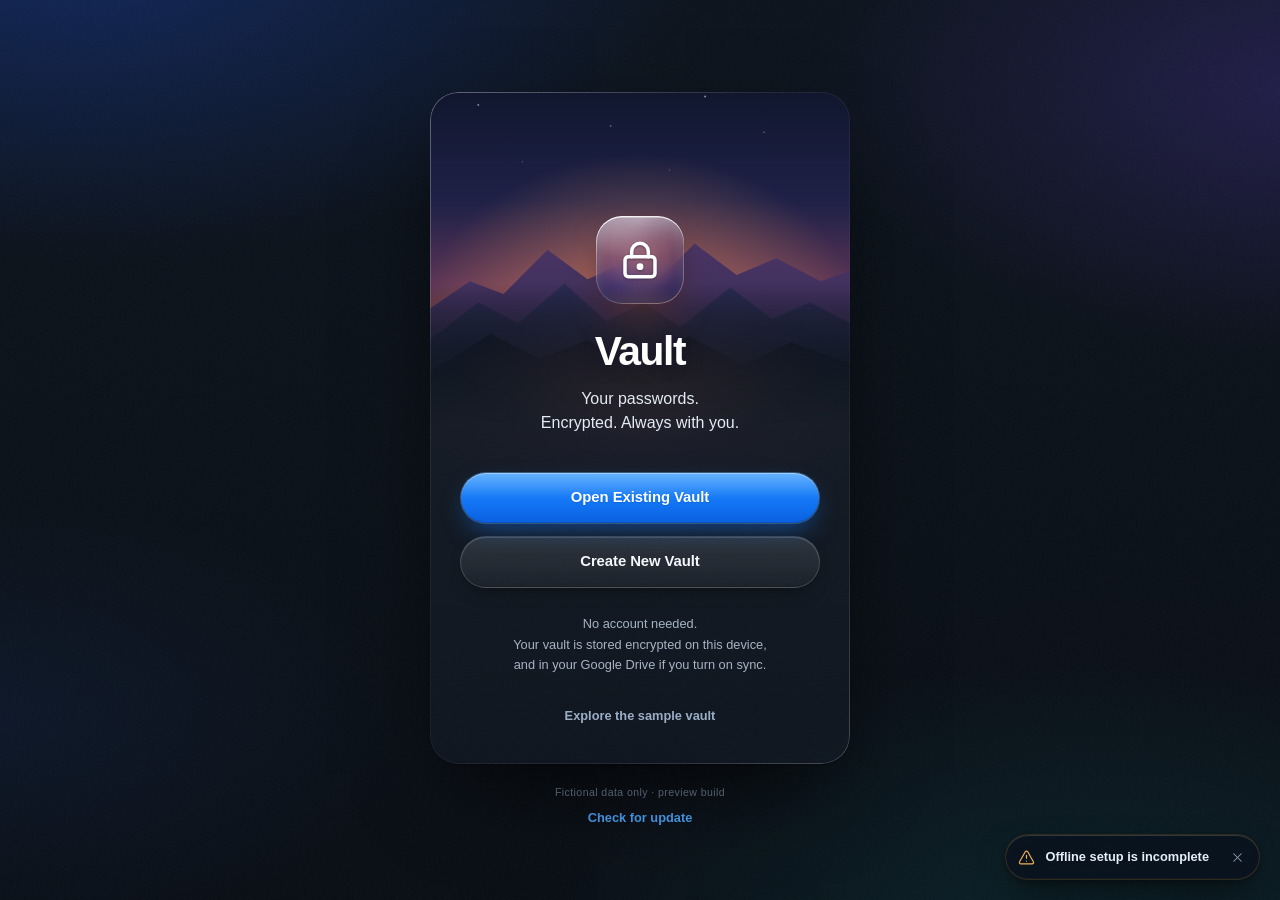
<file: index.html>
<!doctype html>
<html lang="en">
  <head>
    <meta charset="UTF-8" />
    <meta http-equiv="Content-Security-Policy" content="default-src 'self'; script-src 'self' 'wasm-unsafe-eval'; style-src 'self' 'unsafe-inline'; img-src 'self' data:; connect-src 'self' https://www.googleapis.com/drive/v3/about https://www.googleapis.com/drive/v3/files https://www.googleapis.com/drive/v3/files/ https://www.googleapis.com/upload/drive/v3/files; worker-src 'self'; manifest-src 'self'; object-src 'none'; base-uri 'none'; form-action 'none'; frame-src 'self'" />
    <meta
      name="viewport"
      content="width=device-width, initial-scale=1.0, viewport-fit=cover"
    />
    <meta name="theme-color" content="#080e16" />
    <meta name="referrer" content="no-referrer" />
    <meta
      name="description"
      content="Vault — a local-first personal password manager in development. Use fictional data until security review is complete."
    />
    <link rel="icon" type="image/svg+xml" href="./favicon.svg" />
    <link rel="manifest" href="./manifest.webmanifest" />
    <link rel="apple-touch-icon" href="./icons/apple-touch-icon.png" />
    <meta name="apple-mobile-web-app-capable" content="yes" />
    <meta name="apple-mobile-web-app-status-bar-style" content="black-translucent" />
    <meta name="apple-mobile-web-app-title" content="Vault" />
    <meta name="mobile-web-app-capable" content="yes" />
    <link
      rel="apple-touch-startup-image"
      media="screen and (device-width: 430px) and (device-height: 932px) and (-webkit-device-pixel-ratio: 3) and (orientation: portrait)"
      href="./icons/launch-1290x2796.png"
    />
    <title>Vault · Development</title>
    <!-- Critical paint before the app loads: dark background, no white flash. -->
    <style>html,body{--lightningcss-light: ;--lightningcss-dark:initial;color-scheme:dark;background:#080e16;height:100%;margin:0;overflow:hidden}#launch{z-index:2147483000;pointer-events:none;background:#080e16;justify-content:center;align-items:center;transition:opacity .32s;display:flex;position:fixed;inset:0}#launch[data-done]{opacity:0}#launch svg{width:88px;height:88px}</style>
    <script type="module" crossorigin src="./assets/app-DkX8CpOZ.js"></script>
    <link rel="modulepreload" crossorigin href="./assets/styles-D-m4NwRd.js">
    <link rel="modulepreload" crossorigin href="./assets/driveHandoff-D0ZXGAAS.js">
    <link rel="modulepreload" crossorigin href="./assets/autoPreference-CKDOuT5c.js">
    <link rel="stylesheet" crossorigin href="./assets/styles-DBQSx_XS.css">
    <link rel="stylesheet" crossorigin href="./assets/app-DKdqchQs.css">
  </head>
  <body>
    <div id="launch" aria-hidden="true">
      <svg viewBox="80 80 352 352" xmlns="http://www.w3.org/2000/svg">
        <defs>
          <linearGradient id="launch-blue" x2="0" y2="1">
            <stop stop-color="#168eff" />
            <stop offset="1" stop-color="#0754c7" />
          </linearGradient>
        </defs>
        <rect x="80" y="80" width="352" height="352" rx="88" fill="url(#launch-blue)" />
        <rect x="160" y="234" width="192" height="142" rx="35" fill="none" stroke="#fff" stroke-width="20" />
        <path d="M196 234v-55a60 60 0 0 1 120 0v55" fill="none" stroke="#fff" stroke-width="20" />
        <path d="M256 291v32" stroke="#fff" stroke-width="20" stroke-linecap="round" />
      </svg>
    </div>
    <div id="root"></div>
  </body>
</html>
</file>
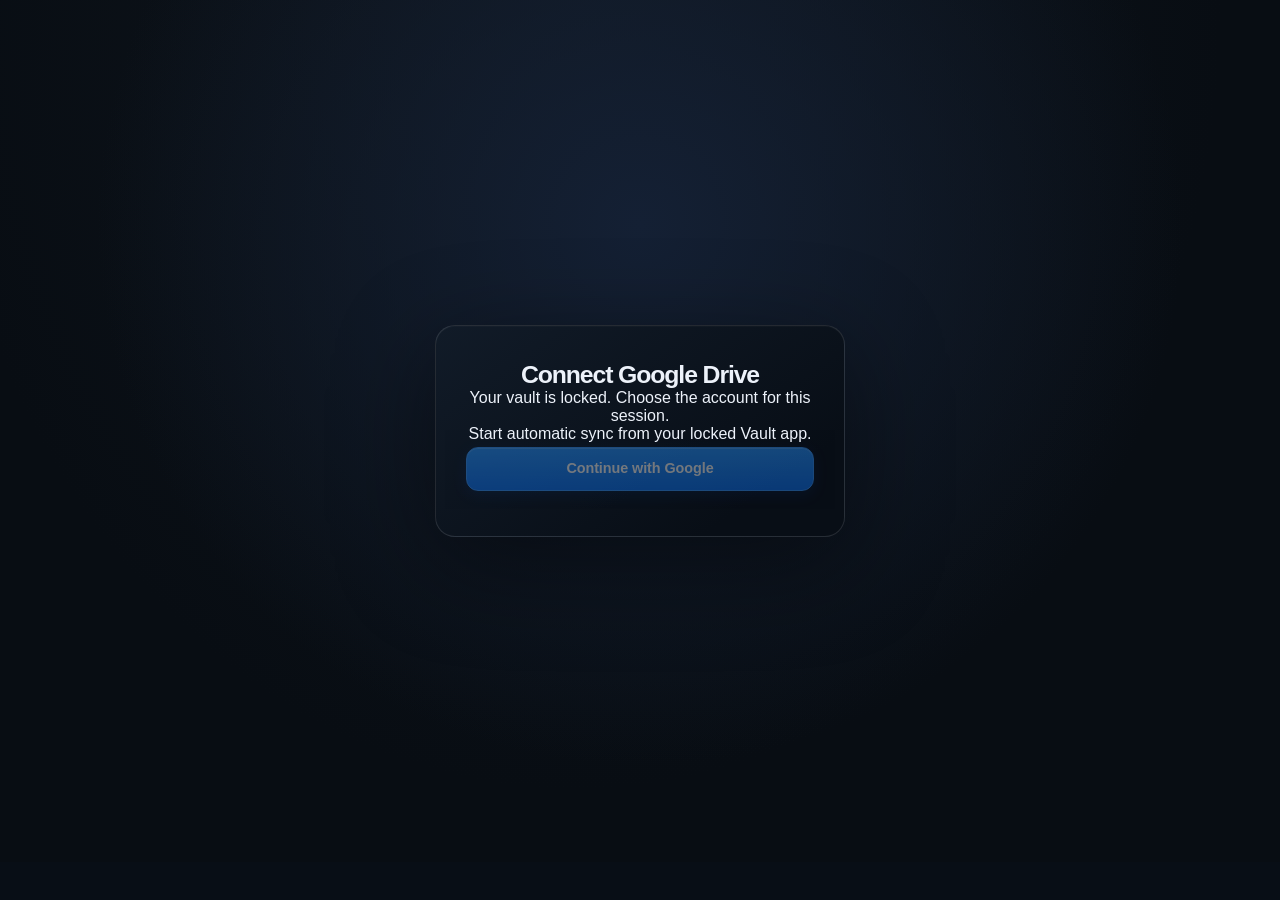
<file: auth.html>
<!doctype html>
<html lang="en"><head><meta charset="UTF-8" />
    <meta http-equiv="Content-Security-Policy" content="default-src 'none'; script-src 'self' https://accounts.google.com/gsi/client; style-src 'self' 'unsafe-inline' https://accounts.google.com/gsi/style; img-src 'self' data:; connect-src https://accounts.google.com/gsi/ https://www.googleapis.com/drive/v3/about https://www.googleapis.com/drive/v3/files https://www.googleapis.com/drive/v3/files/ https://www.googleapis.com/upload/drive/v3/files; frame-src https://accounts.google.com/gsi/; manifest-src 'self'; object-src 'none'; base-uri 'none'; form-action 'none'" /><meta name="viewport" content="width=device-width, initial-scale=1" /><meta name="referrer" content="strict-origin-when-cross-origin" /><title>Authorize Google Drive · Vault</title>  <script type="module" crossorigin src="./assets/auth-CBki5DjJ.js"></script>
  <link rel="modulepreload" crossorigin href="./assets/styles-D-m4NwRd.js">
  <link rel="modulepreload" crossorigin href="./assets/autoPreference-CKDOuT5c.js">
  <link rel="stylesheet" crossorigin href="./assets/styles-DBQSx_XS.css">
</head>
<body><main class="onboarding"><section class="onboarding-card"><h1>Connect Google Drive</h1><p id="auth-intro">Your vault is locked. Choose the account for this session.</p><p id="auth-status" role="status">Preparing Google connection…</p><button id="auth-connect" class="button primary" disabled>Continue with Google</button></section></main></body></html>
</file>
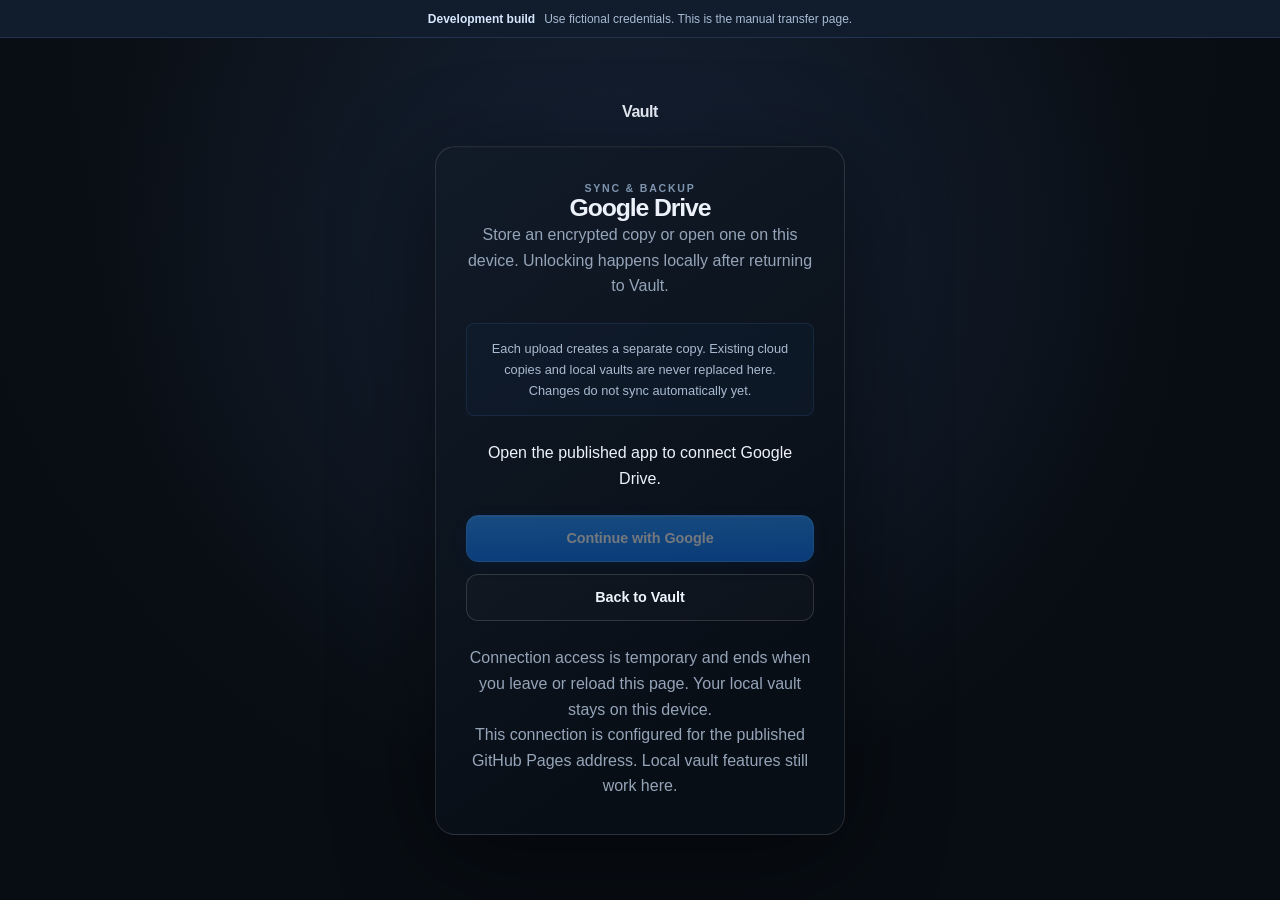
<file: drive.html>
<!doctype html>
<html lang="en">
  <head>
    <meta charset="UTF-8" />
    <meta http-equiv="Content-Security-Policy" content="default-src 'none'; script-src 'self' https://accounts.google.com/gsi/client; style-src 'self' 'unsafe-inline' https://accounts.google.com/gsi/style; img-src 'self' data:; connect-src https://accounts.google.com/gsi/ https://www.googleapis.com/drive/v3/about https://www.googleapis.com/drive/v3/files https://www.googleapis.com/drive/v3/files/ https://www.googleapis.com/upload/drive/v3/files; frame-src https://accounts.google.com/gsi/; manifest-src 'self'; object-src 'none'; base-uri 'none'; form-action 'none'" />
    <meta
      name="viewport"
      content="width=device-width, initial-scale=1.0, viewport-fit=cover"
    />
    <meta name="theme-color" content="#080e16" />
    <meta name="referrer" content="strict-origin-when-cross-origin" />
    <link rel="icon" type="image/svg+xml" href="./favicon.svg" />
    <link rel="manifest" href="./manifest.webmanifest" />
    <meta name="apple-mobile-web-app-capable" content="yes" />
    <title>Connect Google Drive · Vault</title>
    <script type="module" crossorigin src="./assets/drive-Cy6GbJ92.js"></script>
    <link rel="modulepreload" crossorigin href="./assets/styles-D-m4NwRd.js">
    <link rel="modulepreload" crossorigin href="./assets/driveHandoff-D0ZXGAAS.js">
    <link rel="stylesheet" crossorigin href="./assets/styles-DBQSx_XS.css">
  </head>
  <body>
    <div class="preview-banner">
      <strong>Development build</strong
      ><span
        >Use fictional credentials. This is the manual transfer page.</span
      >
    </div>
    <main class="onboarding">
      <div class="onboarding-brand"><strong>Vault</strong></div>
      <section class="onboarding-card drive-connection">
        <p class="eyebrow">SYNC &amp; BACKUP</p>
        <h1>Google Drive</h1>
        <p class="muted">
          Store an encrypted copy or open one on this device. Unlocking happens
          locally after returning to Vault.
        </p>
        <div class="notice">
          <p>
            Each upload creates a separate copy. Existing cloud copies and local
            vaults are never replaced here. Changes do not sync automatically
            yet.
          </p>
        </div>
        <p id="drive-status" role="status" aria-live="polite">
          Preparing Google connection…
        </p>
        <p id="drive-account" hidden></p>
        <p id="transfer-status" role="status" aria-live="polite"></p>
        <section
          id="drive-transfers"
          hidden
          aria-label="Encrypted vault transfers"
        >
          <fieldset id="transfer-controls">
            <h2>Upload an encrypted copy</h2>
            <label class="form-field"
              >Vault saved on this device
              <select
                id="local-vaults"
                aria-label="Vault saved on this device"
              ></select>
            </label>
            <p class="muted">
              Keep a separate .enc export too. This first transfer stage
              supports uploads up to 4 MiB.
            </p>
            <label class="drive-consent"
              ><input type="checkbox" id="upload-consent" /> Create a new
              encrypted copy in the Google account shown above.</label
            >
            <button id="drive-upload" class="button primary" disabled>
              Upload Encrypted Copy
            </button>
            <h2>Sync this vault</h2>
            <p class="muted">
              Select a saved vault above. Sync Now uploads encrypted revisions
              and downloads available changes. You will unlock locally to review
              them. Existing cloud versions are preserved.
            </p>
            <button id="drive-sync" class="button secondary">Sync Now</button>
            <h2>Open from Google Drive</h2>
            <p class="muted">
              Choose the copy to open. Upload dates identify copies; they do not
              prove which has the latest edits.
            </p>
            <button id="drive-refresh" class="button secondary">
              Refresh Cloud Copies
            </button>
            <div id="cloud-files" class="drive-files"></div>
            <button id="drive-more" class="button secondary" hidden>
              Load More Copies
            </button>
          </fieldset>
        </section>
        <div class="onboarding-actions">
          <button id="drive-connect" class="button primary" disabled>
            Continue with Google
          </button>
          <button id="drive-disconnect" class="button secondary" hidden>
            End connection
          </button>
          <a class="button secondary" href="./">Back to Vault</a>
        </div>
        <p class="muted">
          Connection access is temporary and ends when you leave or reload this
          page. Your local vault stays on this device.
        </p>
        <p id="drive-environment" class="muted"></p>
      </section>
    </main>
  </body>
</html>
</file>
<file: assets/styles-DBQSx_XS.css>
:root{color:#edf2fa;font-synthesis:none;--bg:#080e16;--panel:#0d151f;--line:#ffffff13;--muted:#95a4b8;--blue:#1686ff;--blue-soft:#102c4e;--panel-2:#111b27;--field:#141e2b;--field-line:#ffffff14;--line-strong:#ffffff24;--text:#edf2fa;--green:#3fcf8e;--red:#ff6b78;--radius:12px;--radius-lg:16px;--ease:cubic-bezier(.2, .7, .2, 1);--fast:.14s;--safe-top:env(safe-area-inset-top,0px);--safe-bottom:env(safe-area-inset-bottom,0px);--lightningcss-light: ;--lightningcss-dark:initial;color-scheme:dark;-webkit-font-smoothing:antialiased;-webkit-text-size-adjust:100%;-moz-text-size-adjust:100%;text-size-adjust:100%;background:#080e16;font-family:Inter,-apple-system,BlinkMacSystemFont,Segoe UI,sans-serif;font-size:16px}*{box-sizing:border-box}body{margin:0}button,input,select{font:inherit}button,a,input,select{-webkit-tap-highlight-color:transparent}button{cursor:pointer}button:disabled{cursor:not-allowed;opacity:.43}button{color:inherit}a{color:#50a9ff;text-decoration:none}button:focus-visible,a:focus-visible,input:focus-visible,select:focus-visible,textarea:focus-visible{outline-offset:2px;outline:2px solid #73b9ff}textarea{font:inherit}button{border:0}h1,h2,p{margin:0}h1{letter-spacing:-.045em;font-size:1.8rem;font-weight:630}h2{letter-spacing:-.02em;font-size:1.05rem;font-weight:600}svg{flex-shrink:0}.muted{color:var(--muted);line-height:1.6}.small{font-size:.8rem}.grow{flex:1;min-width:0}.preview-banner{color:#a8bbd4;background:#111c2d;border-bottom:1px solid #21334d;flex-wrap:wrap;justify-content:center;align-items:center;gap:9px;min-height:38px;padding:9px 18px;font-size:.75rem;display:flex}.preview-banner strong{color:#d6e6fe;font-weight:550}.button{border-radius:var(--radius);letter-spacing:-.005em;min-height:44px;transition:filter var(--fast) var(--ease), background-color var(--fast) var(--ease), border-color var(--fast) var(--ease), color var(--fast) var(--ease), transform var(--fast) var(--ease), box-shadow var(--fast) var(--ease);justify-content:center;align-items:center;gap:8px;padding:10px 18px;font-size:.9rem;font-weight:600;line-height:1.2;text-decoration:none;display:inline-flex}.button:active:enabled{transform:scale(.98)}.primary{color:#fff;background:linear-gradient(#2593ff,#0c74f5);border:1px solid #3796ff;box-shadow:inset 0 1px #ffffff2e,0 4px 14px #0a6cff26}@media (hover:hover){.primary:hover:enabled{filter:brightness(1.1)}}.primary:active:enabled{filter:brightness(.94)}.secondary{border:1px solid var(--line-strong);color:#eef4fc;background:#ffffff05}@media (hover:hover){.secondary:hover:enabled{background:#ffffff0d;border-color:#ffffff38}}.icon-button{color:#aebed1;width:36px;height:36px;transition:background-color var(--fast) var(--ease), color var(--fast) var(--ease), transform var(--fast) var(--ease);background:0 0;border-radius:10px;flex-shrink:0;justify-content:center;align-items:center;display:inline-flex}@media (hover:hover){.icon-button:hover{color:#fff;background:#ffffff0d}}.icon-button:active{background:#ffffff17;transform:scale(.94)}.text-button{color:#5eb1ff;transition:color var(--fast) var(--ease), background-color var(--fast) var(--ease);background:0 0;border-radius:10px;justify-content:center;align-items:center;gap:8px;padding:12px;font-size:.85rem;font-weight:550;display:flex}@media (hover:hover){.text-button:hover:enabled{color:#8cc8ff;background:#ffffff08}}.app-mark{color:#fff;background:linear-gradient(145deg,#269dff,#0061e4);border:1px solid #73baff65;border-radius:8px;justify-content:center;align-items:center;width:32px;height:34px;display:inline-flex;box-shadow:0 3px 15px #0062e62a}.eyebrow{letter-spacing:.17em;color:#7f94ae;font-size:.66rem;font-weight:600}.onboarding{background:radial-gradient(at 50% 26%,#142034 0,#0000 60%);flex-direction:column;justify-content:center;align-items:center;min-height:calc(100dvh - 38px);padding:30px 22px;display:flex}.onboarding-brand{letter-spacing:-.03em;align-items:center;gap:10px;margin-bottom:25px;display:flex}.onboarding-card{isolation:isolate;text-align:center;background:linear-gradient(145deg,#111b28,#080e16 80%);border:1px solid #ffffff1d;border-radius:20px;width:100%;max-width:410px;padding:35px 30px;position:relative;overflow:hidden;box-shadow:0 24px 100px #0007,inset 0 1px #ffffff05}.welcome-card{padding-top:56px}.hero-lock{color:#c4d5eb;background:linear-gradient(140deg,#2c3549c0,#0b1420c0);border:1px solid #9caec47a;border-radius:24px;justify-content:center;align-items:center;width:88px;height:91px;margin:0 auto 30px;display:flex;box-shadow:0 14px 30px #0003,inset 0 1px 2px #fff3}.welcome-card h1{margin:10px 0 15px;font-size:2.75rem}.welcome-description{color:#d0ddee;font-size:1.02rem;line-height:1.7}.onboarding-actions{gap:12px;margin:43px 0 26px;display:grid}.onboarding-actions .button{width:100%;min-height:47px}.onboarding-footnote{color:#94a5ba;justify-content:center;align-items:center;gap:7px;margin-bottom:17px;font-size:.75rem;line-height:1.6;display:flex}.back-button{position:absolute;top:14px;left:13px}.small-lock{color:#b4c7df;margin:6px auto 22px}.onboarding-card:not(.welcome-card) h1{font-size:1.55rem}.onboarding-intro{margin:14px 0 28px;font-size:.87rem}.form-field{text-align:left;color:#dbe5f2;margin-bottom:20px;font-size:.8rem;display:block}.form-field input{background:var(--field);border:1px solid var(--field-line);border-radius:var(--radius);width:100%;color:var(--text);min-height:44px;transition:border-color var(--fast) var(--ease), box-shadow var(--fast) var(--ease);margin-top:8px;padding:11px 14px;font-size:.9rem;display:block}.form-field input:focus{border-color:#3a8fff;outline:none;box-shadow:0 0 0 3px #1686ff33}.notice{color:#a9bad0;background:#1220356b;border:1px solid #4e8acf24;border-radius:8px;align-items:flex-start;gap:10px;margin:18px 0;padding:14px;font-size:.8rem;line-height:1.65;display:flex}.notice svg{margin-top:3px}.onboarding-card>.primary{width:100%;margin:4px 0 10px}.source-choice{border:1px solid var(--line);text-align:left;background:#142131;border-radius:9px;align-items:center;gap:14px;width:100%;margin:14px 0;padding:19px 14px;display:flex}.source-choice>span{flex:1}.source-choice strong{font-size:.88rem;font-weight:500;display:block}.source-choice small{color:var(--muted);margin-top:7px;font-size:.75rem;display:block}.tag{color:#ccd7e8;background:#1a2534;border:1px solid #ffffff08;border-radius:8px;padding:4px 10px;font-size:.72rem;font-weight:500;line-height:1.4;display:inline-block}.favorite{color:#f2c454}.favorite svg{fill:currentColor;stroke-width:1.3px}.sr-only{clip:rect(0, 0, 0, 0);white-space:nowrap;border:0;width:1px;height:1px;margin:-1px;padding:0;overflow:hidden;position:absolute!important}@media (width<=760px){.preview-banner{gap:6px;min-height:38px;padding:8px 9px;font-size:.64rem;line-height:1.5}.preview-banner>span:last-child{max-width:255px}.onboarding{justify-content:flex-start;padding:26px 18px}.onboarding-brand{display:none}.onboarding-card{box-shadow:none;background:0 0;border:none;max-width:410px;padding:35px 15px}.welcome-card{background:linear-gradient(#17233a66,#0000);border-radius:22px;padding-top:50px}.welcome-card h1{font-size:2.7rem}.welcome-description{font-size:1.05rem}.onboarding-actions{margin-top:52px}.onboarding-footnote{font-size:.75rem}.form-field input{font-size:1rem}.onboarding-intro{font-size:.95rem}.form-field{font-size:.85rem}.source-choice{padding:20px 14px}.button{min-height:45px}}body{background:radial-gradient(at 45% 0,#19222c66,#0000 65%),#080d13}.password-quality{color:#8da1b9;grid-template-columns:minmax(80px,1fr) auto;align-items:center;column-gap:12px;margin-top:10px;font-size:.75rem;display:grid}.password-quality>div{gap:4px;height:5px;margin:0;display:flex}.password-quality i{transition:background-color .22s var(--ease);background:#243244;border-radius:4px;flex:1}.password-quality span{text-align:right;font-weight:550;display:block}.password-quality .strength-feedback{color:#7f90a6;grid-column:1/-1;margin-top:6px;font-size:.72rem}.password-quality[data-score="0"],.password-quality[data-score="1"]{color:#ff9298}.password-quality[data-score="2"]{color:#f5c56e}.password-quality[data-score="3"],.password-quality[data-score="4"]{color:#49d79d}.password-quality i.filled{background:currentColor}.strength-feedback{color:#aebed0;margin:7px 0 0;line-height:1.5}.drive-connection{width:min(100%,520px)}.drive-connection .notice{margin:24px 0}.drive-connection #drive-status{margin:24px 0 12px;line-height:1.6}.drive-connection #drive-account{color:#49d79d;overflow-wrap:anywhere}.drive-connection [hidden]{display:none!important}.drive-connection .onboarding-actions{margin:24px 0}.drive-connection fieldset{text-align:left;border:0;min-width:0;padding:0}.drive-connection h2{margin:26px 0 14px;font-size:17px}.drive-connection select{border:1px solid var(--line);color:#edf2fa;background:#121e2c;border-radius:8px;width:100%;max-width:100%;min-height:48px;margin-top:9px;padding:12px;font-size:16px;display:block}.drive-connection #transfer-status{overflow-wrap:anywhere;color:#a4cbef;line-height:1.6}.drive-consent{align-items:flex-start;gap:10px;margin:18px 0;font-size:13px;line-height:1.5;display:flex}.drive-consent input{accent-color:#1885ff;flex:none;margin-top:4px}.drive-files{gap:12px;margin:16px 0;display:grid}.drive-file{overflow-wrap:anywhere;background:#0e1722;border:1px solid #263342;border-radius:12px;padding:16px}.drive-file strong{font-size:13px}.drive-file p{margin:10px 0}.form-error,.discard-confirmation p{color:#ffafb6;margin-top:15px;font-size:.8rem;line-height:1.5}.danger{color:#ff8a95;background:#3a161c;border:1px solid #83313d}@media (hover:hover){.button.danger:hover:enabled{color:#ffb0b8;background:#4b1b23;border-color:#a8414e}}.text-button.danger{color:#ff7d89;background:0 0;border:0}@media (hover:hover){.text-button.danger:hover:enabled{color:#ffa1aa;background:#ff5a6a12}}.form-error{margin-bottom:15px}@media (prefers-reduced-motion:reduce){*,:before,:after{scroll-behavior:auto!important;transition:none!important;animation-duration:.01ms!important;animation-iteration-count:1!important}}@keyframes rise-in{0%{opacity:0;transform:translateY(10px)scale(.985)}}@keyframes fade-in{0%{opacity:0}}@keyframes sheet-in{0%{opacity:0;transform:translateY(24px)}}.onboarding-card form>.button{width:100%;margin:16px 0}.onboarding-card input[type=file]{min-width:0;max-width:100%;padding:10px}.saved-vault-list{gap:10px;max-height:300px;margin-bottom:24px;display:grid;overflow-y:auto}.sync-choice{text-align:left;overflow-wrap:anywhere;align-items:flex-start;gap:12px;padding:14px 0;display:flex}.quick-unlock{justify-content:center;align-items:center;gap:8px;width:100%;margin-top:8px;display:inline-flex}.quick-unlock-or{text-align:center;margin:10px 0 2px;font-size:.85rem}.notice-text{color:#f6c35b;margin:8px 0}.auth-frame{border:0;border-radius:12px;width:100%;height:365px}.sync-choice input[type=radio]{accent-color:#168bff;flex:0 0 20px;width:20px;height:20px;min-height:20px;margin:2px 0 0}.saved-vault-choice{text-align:left;width:100%}.saved-vault-choice>span{min-width:0}.saved-vault-choice small{overflow-wrap:anywhere;font-size:11px}.selected-vault-name{color:#7db9ff;margin:8px 0;font-size:13px}.saved-vault-count{text-align:center;margin:0;font-size:12px}.pwa-notice{padding:12px max(16px, env(safe-area-inset-right)) 12px max(16px, env(safe-area-inset-left));color:#d1e6ff;text-align:center;background:#11253a;font-size:12px}.pwa-notice .text-button{margin:8px auto 0}.pwa-status{text-align:left;background:#0e1722;border:1px solid #263342;border-radius:16px;width:100%;max-width:600px;margin:22px auto 0;padding:20px;font-size:13px;line-height:1.6}.pwa-status h2{margin-bottom:10px;font-size:16px}.pwa-status p{margin:10px 0}.pwa-actions{flex-wrap:wrap;gap:10px;margin-top:14px;display:flex}@media (display-mode:standalone){body{padding-top:env(safe-area-inset-top)}body:before{content:"";z-index:40;height:env(safe-area-inset-top);background:var(--bg);pointer-events:none;position:fixed;top:0;left:0;right:0}:root{--sticky-top:env(safe-area-inset-top,0px)}html{overscroll-behavior-y:none}}.phone-pop-transition{z-index:10000;pointer-events:none;background:#080e16;position:fixed;inset:0;overflow:hidden}.phone-pop-page{will-change:transform;background:#080e16;position:absolute;inset:0;overflow:hidden}.phone-pop-front{box-shadow:-1px 0 #ffffff12,-14px 0 34px #00000080}.phone-pop-bar{-webkit-backdrop-filter:none!important;backdrop-filter:none!important;background-color:#0c1420f2!important}.phone-pop-shade{pointer-events:none;background:#000;position:absolute;inset:0}
</file>
<file: assets/app-DKdqchQs.css>
.access{background:radial-gradient(at 50% 18%,#14213980 0,#0000 60%);justify-content:center;min-height:100dvh;padding:40px 22px 18px}.access .onboarding-card{background:linear-gradient(160deg,#101a25,#090f17 75%);border:1px solid #ffffff12;border-radius:22px;max-width:420px;padding:34px 30px 30px;box-shadow:0 24px 80px #0006,inset 0 1px #ffffff05}.access .onboarding-card h1{letter-spacing:-.03em;font-size:1.45rem;font-weight:650}.access .onboarding-intro{color:#aab7c8;max-width:320px;margin:10px auto 26px;font-size:.88rem;line-height:1.55}.access .back-button{color:#dbe5f2;border-radius:10px;width:44px;height:44px;top:16px;left:14px}.access .onboarding-actions{gap:12px;margin:30px 0 0}.access .button{border-radius:11px;min-height:50px;font-size:.93rem;font-weight:600}.access .button.primary{background:var(--blue);border-color:#3a98ff;box-shadow:0 3px 12px #0a6cff1f,inset 0 1px #ffffff20}.access .button.secondary:not(.danger){color:#f2f6fb;background:#ffffff03;border-color:#ffffff38}.access .button.secondary.danger{color:#ffd9de;background:#3a1a21;border-color:#a8505d}.access form>.button{width:100%;margin:22px 0 0}.access .text-button{color:#5eb1ff}.access .sample-link{color:#8193a9;margin:18px auto 0;padding:8px 12px;font-size:.8rem}@media (hover:hover){.access .sample-link:hover{color:#b9c8da}}.access .welcome-card{background:#080e16;padding:0 30px 26px}.welcome-scene{z-index:-1;height:330px;position:absolute;inset:0 0 auto;overflow:hidden}.welcome-landscape{width:100%;height:100%;display:block}.access .hero-lock{color:#eef3fb;-webkit-backdrop-filter:blur(12px);backdrop-filter:blur(12px);background:linear-gradient(150deg,#5a5f7c8c,#1d2238b3);border:1px solid #ffffff42;border-radius:24px;width:88px;height:88px;margin:124px auto 24px;box-shadow:0 18px 40px #05081599,inset 0 1px 1px #fff5,inset 0 -8px 18px #0003}.access .welcome-card h1{letter-spacing:-.035em;margin:0 0 12px;font-size:2.55rem;font-weight:700}.access .welcome-description{color:#dfe7f2;font-size:1rem;line-height:1.55}.access .welcome-card .onboarding-actions{margin-top:36px}.access .saved-vault-count{color:#7f90a6;margin:12px 0 0;font-size:.75rem}.access .onboarding-footnote{color:#a7b4c5;margin:26px 0 0;font-size:.8rem;line-height:1.6;display:block}.offline-ready{color:#6f8198;justify-content:center;align-items:center;gap:6px;margin-top:6px;font-size:.72rem;display:flex}.offline-ready svg{color:#49c78f}.access .small-lock{color:#cfdbeb;border:1px solid var(--line);background:#16202d;border-radius:16px;justify-content:center;align-items:center;width:56px;height:56px;margin:8px auto 18px;display:flex}.access .small-lock.unlock-lock{color:#c9d5e5;background:0 0;border:0;width:auto;height:auto;margin:18px auto 20px}.access .small-lock.danger-tile{color:#ff9ea9;background:#2a141a;border-color:#5a2630}.access-field{text-align:left;margin-bottom:20px}.access-field>label,.access .form-field{color:#e3eaf4;text-align:left;font-size:.84rem;font-weight:550;display:block}.secret-input{margin-top:9px;position:relative}.access .secret-input input,.access .form-field input:not([type=file]){color:#f3f7fc;letter-spacing:.02em;background:#17222e;border:1px solid #ffffff0d;border-radius:10px;width:100%;min-height:50px;margin:0;padding:13px 50px 13px 14px;font-size:1rem;display:block;box-shadow:inset 0 1px 2px #00000012}.access .form-field input:not([type=file]){margin-top:9px;padding-right:14px}.access .secret-input input::placeholder{color:#66778d;letter-spacing:0;font-size:.9rem}.access .secret-input input:focus,.access .form-field input:focus{border-color:#3a8fff;outline:none;box-shadow:0 0 0 3px #1686ff33}.secret-input .icon-button{color:#b7c5d7;border-radius:10px;width:44px;height:44px;position:absolute;top:50%;right:6px;transform:translateY(-50%)}.access .file-field{margin-bottom:20px}.access .file-field input[type=file]{color:#b8c6d8;background:#141d2a;border:1px dashed #ffffff26;border-radius:12px;width:100%;margin-top:9px;padding:12px;font-size:.8rem;display:block}.access .password-quality{grid-template-columns:minmax(90px,1fr) auto;align-items:center;column-gap:12px;margin-top:10px;font-size:.75rem;display:grid}.access .password-quality>div{gap:4px;height:5px;margin:0}.access .password-quality span{text-align:right;font-weight:550}.access .password-quality .strength-feedback{color:#8193a9;grid-column:1/-1;margin-top:6px;font-size:.72rem}.sync-card{text-align:left;background:linear-gradient(145deg,#14202c,#111b26);border:1px solid #ffffff0d;border-radius:14px;grid-template-columns:auto 1fr;align-items:start;gap:6px 14px;margin-top:26px;padding:18px 16px 16px;display:grid}.sync-card>svg{margin-top:2px}.sync-card label{color:#f1f5fb;font-size:.92rem;font-weight:600;display:block}.sync-card p{color:#a0afc2;margin-top:6px;font-size:.8rem;line-height:1.55}.sync-card .switch{grid-column:2;justify-self:end}.switch{appearance:none;cursor:pointer;background:#39475a;border-radius:999px;flex-shrink:0;width:51px;height:31px;margin:0;transition:background .2s;position:relative}.switch:before{content:"";background:#fff;border-radius:50%;width:27px;height:27px;transition:transform .2s;position:absolute;top:2px;left:2px;box-shadow:0 2px 5px #0006}.switch:checked{background:var(--blue)}.switch:checked:before{transform:translate(20px)}.switch:disabled{opacity:.45;cursor:not-allowed}.switch:focus-visible{outline-offset:3px;outline:2px solid #73b9ff}.sync-hint{text-align:left;color:#8fb8e8;margin:10px 2px 0;font-size:.78rem}.access .form-error{text-align:left;margin:14px 0 0}.access .unlock-changed-hint{text-align:left;color:#8fa1b8;margin:8px 0 0;font-size:.78rem;line-height:1.5}.access-tip{color:#7f90a6;max-width:330px;margin:18px auto 0;font-size:.76rem;line-height:1.55}.access .selected-vault-name{color:#7f90a6;margin:-14px 0 24px;font-size:.78rem;font-weight:500}.access .quick-unlock-or{color:#7f90a6;align-items:center;gap:12px;margin:26px 0 18px;font-size:.78rem;display:flex}.access .quick-unlock-or:before,.access .quick-unlock-or:after{content:"";background:var(--line);flex:1;height:1px}.access .button.face-unlock{color:#cfe5ff;background:linear-gradient(#10233b,#0c1a2c);border-color:#2f7fe6;width:100%;min-height:50px;box-shadow:inset 0 1px #ffffff0a,0 0 0 1px #1686ff14}.access .button.face-unlock svg{color:#8cc6ff}@media (hover:hover){.access .button.face-unlock:hover:enabled{background:#12294a;border-color:#4a9dff}}.unlock-vault-name{color:#dbe7f5;font-weight:600}.unlocking{animation:fade-in .2s var(--ease);flex-direction:column;align-items:center;padding:6px 0 26px;display:flex}.unlock-spinner{border:5px solid #1d2a3b;border-top-color:var(--blue);border-right-color:#4aa3ff;border-radius:50%;width:76px;height:76px;margin:30px 0 28px;animation:.9s linear infinite sync-spin}@media (prefers-reduced-motion:reduce){.unlock-spinner{animation:2.4s linear infinite sync-spin!important}}.unlocking-note{max-width:260px;font-size:.9rem;line-height:1.55}.access .notice-text{text-align:left;background:#2a200d;border:1px solid #6b5220;border-radius:12px;margin:0 0 20px;padding:12px 14px;font-size:.8rem;line-height:1.5}.access .saved-vault-list{gap:10px;max-height:320px;margin:0;padding:2px}.vault-item{border:1px solid var(--line);background:#131c28;border-radius:16px;overflow:hidden}.access .saved-vault-choice{color:#cbd7e6;background:0 0;border:0;border-radius:0;gap:13px;margin:0;padding:14px 14px 8px}@media (hover:hover){.access .saved-vault-choice:hover:enabled{background:#ffffff06}}.vault-tile{color:#7cc0ff;background:#1c3456;border-radius:12px;flex:0 0 40px;justify-content:center;align-items:center;width:40px;height:40px;display:flex}.access .saved-vault-choice strong{color:#f1f5fb;font-size:.95rem;font-weight:600}.access .saved-vault-choice small{color:#7f90a6;margin-top:3px;font-size:.68rem}.access .vault-delete{color:#e3808c;text-align:left;background:0 0;border:0;margin:0 0 0 67px;padding:2px 0 12px;font-size:.74rem;display:block}.access .empty-vaults{border:1px dashed #ffffff1c;border-radius:16px;padding:18px;font-size:.85rem}.access .access-notice{color:#9fd8b8;margin-top:14px;font-size:.8rem;line-height:1.5}.drive-link{text-decoration:none}.more-options{text-align:center;width:100%;max-width:420px;margin-top:14px}.more-toggle{margin:0 auto;padding:8px 12px;font-size:.78rem;color:#8193a9!important}.more-toggle[aria-expanded=true] svg{transform:rotate(180deg)}.more-options .pwa-status{border-color:var(--line);background:#0c141e;border-radius:16px;max-width:420px;margin-top:8px}.access .vault-full-id{color:#6f8198;overflow-wrap:anywhere;margin:-18px 0 18px;font-size:.7rem}.delete-copy{text-align:left;color:#b9c6d6;margin-bottom:22px;font-size:.84rem;line-height:1.6}.delete-copy p+p{margin-top:10px}.connect-logo{border:1px solid var(--line);background:#141d2a;border-radius:18px;justify-content:center;align-items:center;width:64px;height:64px;margin:4px auto 18px;display:flex}.access .auth-frame{border:1px solid var(--line);background:#0f1823;border-radius:16px;margin:4px 0 10px;display:block}.connect-status{color:#aab7c8;font-size:.84rem;line-height:1.5}.connect-status:empty{display:none}.connect-status[data-status=error]{color:#ffafb6}.connect-account{text-align:left;border:1px solid var(--line);background:#131c28;border-radius:14px;margin-top:16px;padding:14px 16px;font-size:.8rem;line-height:1.55}.connect-account p+p{margin-top:6px}.connect-card .onboarding-actions{margin-top:22px}.muted-link{margin:10px auto 0;font-size:.8rem;color:#8193a9!important}.build-note{letter-spacing:.04em;color:#4f5f73;margin-top:22px;font-size:.66rem}@media (width<=760px){.access{padding:0 0 max(14px, env(safe-area-inset-bottom));background:var(--bg);justify-content:flex-start}.access .onboarding-card{max-width:none;box-shadow:none;background:0 0;border:0;border-radius:0;padding:64px max(22px,50% - 195px) 12px}.access .welcome-card{background:0 0;padding:0 max(26px,50% - 190px) 12px}.welcome-scene{height:min(45dvh,360px)}.access .hero-lock{margin-top:clamp(90px,17dvh,150px)}.access .welcome-card .onboarding-actions{margin-top:34px}.access .onboarding-card h1{font-size:1.5rem}.access .welcome-card h1{font-size:2.5rem}.access .back-button{top:12px;left:10px}.access .saved-vault-list{max-height:none}.more-options{padding:0 22px}.build-note{margin:auto 0 0;padding-top:18px}}@media (width<=760px) and (height<=700px){.access .hero-lock{border-radius:21px;width:76px;height:76px;margin-top:72px;margin-bottom:18px}.access .welcome-card .onboarding-actions{margin-top:26px}.access .onboarding-footnote{margin-top:20px}}.access .saved-vault-choice>.vault-tile{flex:0 0 40px}.access .saved-vault-choice>span:not(.vault-tile){flex:1}.access h1+.selected-vault-name{margin:8px 0 20px}.access h1+.selected-vault-name+.vault-full-id{margin:-14px 0 20px}.access .file-field input[type=file]::file-selector-button{color:#eef4fc;font:inherit;cursor:pointer;background:#1f2b3b;border:1px solid #ffffff24;border-radius:9px;margin-right:12px;padding:8px 12px;font-weight:550}.access .small-lock.unlock-lock{color:#b3c2d5;background:radial-gradient(circle,#1b283b 0,#121c2a55 45%,#0000 70%);border-radius:50%;width:104px;height:104px;margin:6px auto 14px}.access .unlock-lock svg circle{fill:#0e1724;stroke:#0e1724;stroke-width:3.4px}.access .unlock-lock svg path{stroke-width:2.2px}.access .small-lock.face-glyph{color:#8cc6ff;background:radial-gradient(circle at 50% 40%,#16345a 0,#0f2340 55%,#0b1829 100%);border:1px solid #2f7fe666;border-radius:30px;width:104px;height:104px;margin:12px auto 18px;box-shadow:0 0 0 6px #1686ff0d,0 14px 38px #0a6cff26,inset 0 1px #ffffff14}.access .face-first{flex-direction:column;align-items:stretch;gap:14px;margin-top:4px;display:flex}.access .button.face-unlock.face-unlock-primary{color:#fff;background:var(--blue);border-color:#3a98ff;gap:10px;min-height:60px;font-size:1.02rem;font-weight:650;box-shadow:0 8px 24px #0a6cff40,inset 0 1px #ffffff26}.access .button.face-unlock.face-unlock-primary svg{color:#fff}@media (hover:hover){.access .button.face-unlock.face-unlock-primary:hover:enabled{background:#2b92ff;border-color:#5aaaff}}.access .use-master-password{border-radius:10px;justify-content:center;align-self:center;align-items:center;gap:8px;min-height:44px;padding:8px 16px;font-size:.92rem;font-weight:600;display:inline-flex}@media (hover:hover){.access .use-master-password:hover{background:#ffffff08}}.access .unlock-form-pending{visibility:hidden}.access .saved-vault-choice small.vault-meta{color:#8193a9;flex-wrap:wrap;align-items:center;gap:3px 10px;margin-top:4px;font-size:.72rem;line-height:1.35;display:flex}.vault-meta-tag{white-space:nowrap;align-items:center;gap:4px;display:inline-flex}.vault-meta-tag svg{flex:none}.vault-meta-tag>svg:not(.drive-logo){color:#7cc0ff}.workspace{background:var(--bg);width:100%;min-height:100dvh;display:flex}.sidebar{border-right:1px solid var(--line);scrollbar-width:thin;background:linear-gradient(#0c141f,#09101a);flex-direction:column;flex-shrink:0;width:240px;height:100dvh;padding:22px 12px 14px;display:flex;position:sticky;top:0;overflow-y:auto}.sidebar-brand{letter-spacing:-.02em;align-items:center;gap:11px;padding:0 8px 14px;font-size:1.3rem;font-weight:650;display:flex}.sidebar-brand .app-mark{border-radius:10px;width:34px;height:34px}.sidebar-nav,.sidebar-bottom{flex-direction:column;gap:2px;display:flex}.sidebar .nav-item{color:#c0ccdc;text-align:left;width:100%;min-height:34px;transition:background-color var(--fast) var(--ease), color var(--fast) var(--ease);background:0 0;border-radius:10px;align-items:center;gap:12px;padding:6px 11px;font-size:.875rem;font-weight:400;display:flex}.sidebar .nav-item svg{color:#8ea2bb;transition:color var(--fast) var(--ease)}@media (hover:hover){.sidebar .nav-item:hover:not(.active){color:#eef4fc;background:#ffffff09}}.sidebar .nav-item:active:not(.active){background:#ffffff10}.sidebar .nav-item.active{color:#fff;background:linear-gradient(100deg,#0c3158,#10243c);font-weight:550;box-shadow:inset 0 0 0 1px #368fee24}.sidebar .nav-item.active svg{color:#6fb2ff}.sidebar .nav-item>span:nth-child(2){flex:1;min-width:0}.nav-count,.trash-count{color:#71859f;font-variant-numeric:tabular-nums;font-size:.72rem}.nav-caret{color:#8ea2bb;transition:transform .15s;display:inline-flex}.nav-caret[data-open=false]{transform:rotate(-90deg)}.nav-sub{flex-direction:column;gap:1px;padding-left:14px;display:flex}.nav-sub[hidden]{display:none}.sidebar .nav-sub .nav-item{min-height:31px;font-size:.84rem}.sidebar-bottom{margin-top:auto;padding-top:10px}.drive-state{border:1px solid var(--line);color:var(--muted);background:#0f1823;border-radius:12px;margin-top:12px;padding:11px 12px 12px;font-size:.75rem}.drive-state-head{align-items:center;gap:8px;min-height:28px;display:flex}.drive-state-head strong{color:#e3ebf6;flex:1;font-size:.82rem;font-weight:560}.drive-state .drive-gear{width:30px;height:30px;margin-right:-6px}.drive-state .sync-pill{color:#b8c6d8;background:#1a2534;border:1px solid #0000;border-radius:999px;align-items:center;gap:6px;margin-top:6px;padding:3px 9px 3px 7px;font-size:.72rem;font-weight:560;line-height:1.3;display:inline-flex}.drive-state .sync-pill i{background:currentColor;border-radius:50%;width:7px;height:7px}.drive-state .sync-pill[data-summary=synced]{color:#5fd49a;background:#0f2e22}.drive-state .sync-pill[data-summary=syncing],.drive-state .sync-pill[data-summary=waiting]{color:#f6c35b;background:#33260d}.drive-state .sync-pill[data-summary=syncing] i{animation:1.2s ease-in-out infinite sync-blink}.drive-state .sync-pill[data-summary=conflict]{color:#ff8591;cursor:pointer;background:#3a151b;border-color:#a8414e80}@media (hover:hover){.drive-state .sync-pill[data-summary=conflict]:hover{background:#4a1a22}}.drive-state .sync-pill[data-summary=paused],.drive-state .sync-pill[data-summary=offline]{color:#c3cbd6;background:#2a2f38}.drive-note{margin:7px 0 0;line-height:1.4;display:block}.drive-state[data-summary=syncing] .drive-note{color:#f6c35b;font-weight:600}.drive-state[data-summary=synced] .drive-note{color:#5fd49a}.drive-state[data-summary=conflict] .drive-note{color:#ff9aa4}.drive-synced{color:#7d8fa7;margin-top:8px;font-size:.7rem;display:block}.drive-synced span{color:#c8d4e3;margin-top:2px;font-size:.74rem;display:block}.sidebar-fineprint{color:#5f7188;text-align:center;margin:10px 4px 0;font-size:.66rem}@keyframes sync-blink{50%{opacity:.35}}.sync-status-layer{z-index:30;animation:fade-in .16s var(--ease);background:#02060c66;position:fixed;inset:0}.sync-status-layer>.sync-status-panel{border-radius:var(--radius-lg);width:min(360px,100vw - 264px);max-height:calc(100dvh - 28px);animation:rise-in .2s var(--ease);transform-origin:0 100%;background:linear-gradient(#121c29,#0d1621);border:1px solid #ffffff1f;position:absolute;bottom:14px;left:248px;overflow-y:auto;box-shadow:0 24px 70px #000a,inset 0 1px #ffffff08}.main-content{flex:1;align-items:flex-start;min-width:0;display:flex}.vault-content{flex:1;min-width:0;padding:26px 32px 24px}.vault-header{align-items:center;gap:12px;margin-bottom:16px;display:flex}.vault-header h1{letter-spacing:-.03em;flex:1;min-width:0;font-size:1.55rem;font-weight:680}.vault-header-actions{align-items:center;gap:8px;display:flex}.mobile-title,.mobile-back,.mobile-lock,.mobile-menu,.filter-pill-row,.search-cancel,.mobile-sync,.mobile-username,.row-chevron,.mobile-nav{display:none}.add-button{border-radius:10px;gap:6px;min-height:38px;padding:7px 18px 7px 14px;font-size:.875rem}.search-field{border-radius:var(--radius);color:#8397b0;max-width:620px;height:42px;transition:border-color var(--fast) var(--ease), box-shadow var(--fast) var(--ease), background-color var(--fast) var(--ease);background:#111a25;border:1px solid #ffffff10;align-items:center;gap:10px;margin-bottom:18px;padding:0 14px;display:flex}@media (hover:hover){.search-field:hover{border-color:#ffffff1a}}.search-field input{color:#edf2fa;background:0 0;border:0;outline:none;flex:1;min-width:0;height:100%;font-size:.9rem}.search-field input::placeholder{color:#7688a0}.search-field input::-webkit-search-cancel-button{display:none}.search-field .icon-button{border-radius:50%;width:28px;height:28px;margin-right:-6px}.filter-chips{display:none}.trash-explanation{border:1px solid var(--line);border-radius:var(--radius);background:var(--panel-2);color:#a8b8cc;flex-wrap:wrap;align-items:center;gap:6px 14px;margin:-2px 0 16px;padding:12px 12px 12px 16px;font-size:.84rem;line-height:1.55;display:flex}.trash-explanation>p{flex:260px;min-width:0}.trash-explanation>.text-button{flex-shrink:0;gap:6px;min-height:36px;padding:8px 12px}.trash-explanation>.trash-confirmation{flex:100%;margin:4px 0 0}.entries-table{border:1px solid var(--line);background:linear-gradient(160deg,#0e1721,#0b131c 65%);border-radius:12px;width:100%;overflow:hidden}.entry-table-head,.entry-row{grid-template-columns:minmax(180px,1.5fr) minmax(150px,1.35fr) minmax(100px,.7fr) minmax(108px,.8fr) 36px 36px;align-items:center;gap:12px;display:grid}.entry-table-head{border-bottom:1px solid var(--line);color:#8a9cb3;background:#ffffff02;min-height:40px;padding:0 14px 0 16px;font-size:.75rem;font-weight:560}.entry-row{min-height:56px;transition:background-color var(--fast) var(--ease);border-bottom:1px solid #ffffff09;padding:2px 14px 2px 16px;font-size:.84rem}.entry-row:last-child{border-bottom:0}@media (hover:hover){.entry-row:hover{background:#ffffff06}}.entry-open{text-align:left;background:0 0;border-radius:8px;align-items:center;gap:12px;width:100%;min-width:0;padding:8px 0;display:flex}.entry-text{min-width:0}.entry-open strong{text-overflow:ellipsis;white-space:nowrap;color:#eef3fa;letter-spacing:-.01em;font-size:1.1rem;font-weight:700;display:block;overflow:hidden}.username-cell{text-overflow:ellipsis;white-space:nowrap;color:#b3c1d4;overflow:hidden}.entries-table .tag{color:#c9d5e5;background:#172231;border-radius:8px;padding:4px 11px;font-size:.75rem}.updated-cell{color:#93a5bc;white-space:nowrap;font-variant-numeric:tabular-nums;font-size:.82rem}.star-cell,.more-cell{justify-content:center;display:flex}.star-cell .icon-button,.more-cell .icon-button{width:36px;height:36px}.star-cell .icon-button:not(.favorite){color:#8193aa}@media (hover:hover){.star-cell .icon-button.favorite:hover{color:#ffd36b}}.row-more,.row-chevron{display:inline-flex}.row-chevron{display:none}.brand-icon{background:#060b12;border:1px solid #ffffff10;border-radius:8px;flex-shrink:0;justify-content:center;align-items:center;width:30px;height:30px;display:inline-flex;overflow:hidden}.brand-icon svg{width:64%;height:64%}.brand-icon[data-tone=dark]{border-color:#ffffff24}.brand-icon[data-tone=light]{border-color:#0000}.brand-icon.initials{letter-spacing:0;white-space:nowrap;border-color:#ffffff1a;font-size:.78rem;font-weight:700;line-height:1}.brand-icon.initials[data-length="1"]{font-size:.95rem}.brand-icon.large{border-radius:11px;width:46px;height:46px}.brand-icon.large.initials{font-size:1.05rem}.brand-icon.large.initials[data-length="1"]{font-size:1.3rem}.brand-icon.initials[data-length="3"]{font-size:.62rem}.brand-icon.initials[data-length="4"]{font-size:.54rem}.brand-icon.large.initials[data-length="3"]{font-size:.86rem}.brand-icon.large.initials[data-length="4"]{font-size:.74rem}.brand-icon svg.logo-mark{width:70%;height:70%}.brand-icon svg.logo-wide{width:92%;height:92%}.brand-icon svg.logo-fill{width:100%;height:100%}.empty-state{text-align:center;color:#879cb7;animation:fade-in .2s var(--ease);flex-direction:column;align-items:center;gap:8px;padding:56px 16px 48px;display:flex}.empty-icon{border:1px solid var(--line);color:#6fb2ff;background:radial-gradient(circle at 50% 30%,#17273b,#0f1823);border-radius:18px;justify-content:center;align-items:center;width:60px;height:60px;margin-bottom:8px;display:inline-flex;box-shadow:0 10px 30px #0006}.empty-state h2{color:#dbe5f2;font-size:1.05rem}.empty-state p{max-width:300px;font-size:.85rem;line-height:1.5}.empty-state .text-button{margin-top:2px}.entries-table:not(:has(.entry-row)){display:none}.list-footer{color:#687c95;justify-content:space-between;gap:16px;margin-top:12px;padding:8px 4px;font-size:.74rem;display:flex}.list-footer>span{align-items:center;gap:6px;display:flex}.details{border-left:1px solid var(--line);overflow-wrap:anywhere;scrollbar-width:thin;background:#0a111a;flex-direction:column;flex-shrink:0;align-self:flex-start;width:400px;min-height:100dvh;max-height:100dvh;padding:16px;display:flex;position:sticky;top:0;overflow-y:auto}.details-card{border:1px solid var(--line);border-radius:var(--radius-lg);animation:fade-in .16s var(--ease);background:linear-gradient(#111b27,#0d1621 60%);flex-direction:column;padding:18px 16px 0;display:flex;box-shadow:inset 0 1px #ffffff08}.panel-top{justify-content:space-between;align-items:center;margin:-6px 0 12px;display:none}.details-back{color:#4ea8ff;min-height:44px;transition:opacity var(--fast) var(--ease);background:0 0;border-radius:10px;align-items:center;gap:4px;padding:6px 10px 6px 2px;font-size:1.0625rem;display:inline-flex}.details-back:active{opacity:.6}.detail-heading{border-bottom:1px solid var(--line);align-items:center;gap:14px;margin-bottom:16px;padding-bottom:16px;display:flex}.detail-heading h2{overflow-wrap:anywhere;margin-bottom:3px;font-size:1.2rem;font-weight:650}.detail-domain{text-overflow:ellipsis;white-space:nowrap;font-size:.8rem;display:block;overflow:hidden}.detail-heading .icon-button{width:36px;height:36px}.detail-menu{position:relative}.detail-menu-list{z-index:10;border-radius:var(--radius);-webkit-backdrop-filter:blur(16px);backdrop-filter:blur(16px);min-width:210px;animation:rise-in .15s var(--ease);transform-origin:100% 0;background:#152131f2;border:1px solid #ffffff1c;padding:6px;position:absolute;top:calc(100% + 6px);right:0;box-shadow:0 16px 40px #0009}.detail-menu-list button{text-align:left;color:#dbe5f2;width:100%;min-height:40px;transition:background-color var(--fast) var(--ease);background:0 0;border-radius:8px;align-items:center;gap:10px;padding:9px 10px;font-size:.85rem;display:flex}.detail-menu-list button:focus-visible{background:#ffffff0f}@media (hover:hover){.detail-menu-list button:hover{background:#ffffff0f}}.detail-field{border-radius:var(--radius);background:#141e2b;border:1px solid #ffffff0d;align-items:center;gap:2px;margin-bottom:10px;padding:10px 6px 10px 14px;font-size:.9rem;display:flex}.detail-field.detail-plain{background:0 0;border-color:#0000;margin:4px 0 6px;padding:4px 6px 4px 2px}.detail-field>div:first-child{flex:1;min-width:0}.detail-field a:not(.icon-button){text-overflow:ellipsis;white-space:nowrap;display:block;overflow:hidden}.field-label{color:#8699b1;margin-bottom:4px;font-size:.75rem;font-weight:500;display:block}.selectable{-webkit-user-select:text;user-select:text;overflow-wrap:anywhere}.password-text{font-family:ui-monospace,SF Mono,Cascadia Mono,Consolas,monospace;font-size:.88rem}.password-text.masked{letter-spacing:.14em}.detail-block{margin:4px 2px 14px}.detail-block .field-label{margin-bottom:7px}.detail-block .tag{border-radius:999px;padding:4px 12px;font-size:.78rem}.note{white-space:pre-wrap;color:#d6e0ec;font-size:.88rem;line-height:1.55}.detail-notes{padding-right:14px}.detail-updated{color:#d0dbe9;font-size:.88rem}.detail-actions{z-index:2;border-radius:0 0 var(--radius-lg) var(--radius-lg);background:linear-gradient(#0d162100,#0d1621 30%);gap:8px;margin:4px -16px 0;padding:14px 16px 16px;display:flex;position:sticky;bottom:0}.detail-actions .button{white-space:nowrap;border-radius:10px;flex:auto;gap:6px;min-width:0;min-height:40px;padding:8px 12px;font-size:.82rem}.copy-password-button{background:#1a2433;border-color:#ffffff14}.trash-entry-button{color:#ff7d89;background:#3a161c;border:1px solid #6b2a34}@media (hover:hover){.trash-entry-button:hover:enabled{background:#4b1b23}}.trash-confirmation{border-radius:var(--radius);animation:rise-in .18s var(--ease);background:linear-gradient(#2c1820,#231419);border:1px solid #6b2f3a;margin:4px 0 12px;padding:14px}.trash-confirmation p{color:#ffd4dc;font-size:.84rem;line-height:1.5}.trash-confirmation .editor-actions{flex-flow:wrap;margin-top:12px}.trash-confirmation .editor-actions .button{flex:140px}.detail-footer{color:#687c95;margin:4px 0 12px;font-size:.72rem}.details .notice{margin:4px 0 12px}.copy-status{z-index:50;-webkit-backdrop-filter:blur(14px);backdrop-filter:blur(14px);color:#d6e9ff;pointer-events:none;opacity:0;max-width:min(420px,100vw - 32px);transition:opacity .18s var(--ease), transform .18s var(--ease);background:#12243af2;border:1px solid #2f5f96;border-radius:999px;align-items:center;gap:8px;margin:0;padding:10px 16px;font-size:.85rem;font-weight:550;line-height:1.4;display:inline-flex;position:fixed;bottom:28px;left:50%;transform:translate(-50%,12px);box-shadow:0 12px 34px #000a}.copy-status[data-show=true]{opacity:1;transform:translate(-50%)}.copy-status svg{color:var(--green)}@media (width<=1200px) and (width>=761px){.sidebar{width:212px}.sync-status-layer>.sync-status-panel{left:220px}.vault-content{padding:24px 22px}.details{width:350px}.detail-actions{flex-wrap:wrap}.detail-actions .primary{flex:100%}.has-selection .entry-table-head,.has-selection .entry-row{grid-template-columns:minmax(0,1fr) 36px 36px}.has-selection .username-cell,.has-selection .category-cell,.has-selection .updated-cell,.has-selection .entry-table-head{display:none}.has-selection .mobile-username{display:block}}@media (width<=1000px) and (width>=761px){.entry-table-head,.entry-row{grid-template-columns:minmax(0,1.3fr) minmax(0,1fr) 36px 36px}.category-cell,.updated-cell,.entry-table-head>span:nth-child(3),.entry-table-head>span:nth-child(4){display:none}}@media (width<=900px) and (width>=761px){.has-selection .vault-content{display:none}.has-selection .details{border-left:0;flex:1;width:auto}.details .panel-top{display:flex}.panel-top .icon-button{display:none}}.mobile-username{text-overflow:ellipsis;white-space:nowrap;color:#8fa2ba;margin-top:2px;font-size:.78rem;font-weight:400;overflow:hidden}@media (width<=760px){.workspace{display:block}.sidebar{display:none}.main-content{padding-bottom:calc(72px + var(--safe-bottom));display:block}.vault-content{padding:0 16px 12px}.vault-header{top:var(--sticky-top,0px);z-index:6;-webkit-backdrop-filter:blur(18px)saturate(1.6);backdrop-filter:blur(18px)saturate(1.6);background:#080e16d9;gap:6px;min-height:60px;margin:0 -16px 6px;padding:12px 16px 6px;position:sticky}.vault-header h1{letter-spacing:-.025em;font-size:1.75rem;font-weight:700;line-height:1.15}.desktop-title{display:none}.mobile-title{display:inline}.mobile-back{color:#4ea8ff;width:44px;height:44px;margin-left:-10px;display:inline-flex}.mobile-lock{color:#b5c3d5;border-radius:50%;width:40px;height:40px;display:inline-flex}.add-button{border-radius:50%;width:40px;height:40px;min-height:40px;padding:0;box-shadow:0 6px 16px #0a6cff47,inset 0 1px #fff3}.add-button svg{width:22px;height:22px}.add-label{display:none}.mobile-sync{margin:0 0 10px;display:block}.mobile-sync-pill{color:#c3cbd6;text-align:left;background:#1a2534;border:1px solid #0000;border-radius:999px;align-items:center;gap:6px;max-width:100%;min-height:28px;padding:4px 11px 4px 9px;font-size:.78rem;font-weight:560;display:inline-flex}button.mobile-sync-pill{min-height:32px}.mobile-sync[data-summary=syncing] .mobile-sync-pill,.mobile-sync[data-summary=waiting] .mobile-sync-pill{color:#f6c35b;background:#33260d;border-color:#b7791f66}.mobile-sync[data-summary=syncing] svg{animation:1.4s linear infinite sync-spin}.mobile-sync[data-summary=synced] .mobile-sync-pill{color:#5fd49a;background:#0f2e22;border-color:#2f8f5e55}.mobile-sync[data-summary=conflict] .mobile-sync-pill{color:#ff8591;background:#3a151b;border-color:#a8414e99}.trash-explanation{margin-top:0;padding:12px 10px 10px 14px;font-size:.82rem}.trash-explanation>.text-button{margin:-2px 0 -4px -12px}.search-field{border-radius:var(--radius);background:#141e2b;border-color:#ffffff0a;max-width:none;height:40px;margin-bottom:0;padding:0 12px}.search-field input{font-size:16px}.filter-chips{scrollbar-width:none;-webkit-overflow-scrolling:touch;gap:8px;margin:12px -16px 4px;padding:0 16px 2px;display:flex;overflow-x:auto}.filter-chips::-webkit-scrollbar{display:none}.chip,.category-select{color:#cdd8e6;min-height:32px;transition:background-color var(--fast) var(--ease), color var(--fast) var(--ease), transform var(--fast) var(--ease);background:#151f2c;border:1px solid #ffffff0a;border-radius:999px;flex-shrink:0;padding:5px 15px;font-size:.8125rem;font-weight:550}.chip:active{transform:scale(.96)}.category-select{max-width:124px;padding-right:10px}.chip.active,.category-select.active{background:var(--blue);border-color:var(--blue);color:#fff}.entries-table{background:0 0;border:0;border-radius:0;overflow:visible}.entry-table-head{display:none}.entry-row,.has-selection .entry-row{border-bottom:0;border-radius:0;grid-template-columns:minmax(0,1fr) 44px 22px;gap:2px;min-height:62px;margin:0 -16px;padding:0 12px 0 16px;position:relative}.entry-row:after{content:"";background:#ffffff0d;height:1px;position:absolute;bottom:0;left:67px;right:0}.entry-row:last-child:after{display:none}.entry-row.selected{box-shadow:none;background:0 0}@media (hover:hover){.entry-row:hover{box-shadow:none;background:0 0}}:is(.entry-row:has(.entry-open:active),.entry-row:has(.more-cell .icon-button:active)){background:#ffffff0a}.username-cell,.category-cell,.updated-cell{display:none}.mobile-username{font-size:.8125rem;display:block}.entry-open{gap:13px;padding:10px 0}.entry-open strong{letter-spacing:-.015em;font-size:1.7rem;font-weight:560}.brand-icon{border-radius:9px;width:36px;height:36px}.brand-icon.initials{font-size:.9rem}.brand-icon.initials[data-length="1"]{font-size:1.1rem}.brand-icon.initials[data-length="3"]{font-size:.72rem}.brand-icon.initials[data-length="4"]{font-size:.62rem}.star-cell .icon-button{width:44px;height:44px}.star-cell svg{width:20px;height:20px}.more-cell .icon-button{color:#62758c;background:0 0;width:22px;height:44px;transform:none}.row-more{display:none}.row-chevron{display:inline-flex}.list-footer{border-top:0;margin-top:10px}.empty-state{padding:64px 16px 40px}.mobile-nav{z-index:20;padding:6px max(12px, env(safe-area-inset-right)) calc(6px + var(--safe-bottom)) max(12px, env(safe-area-inset-left));-webkit-backdrop-filter:blur(20px)saturate(1.8);backdrop-filter:blur(20px)saturate(1.8);background:#0b131dcc;border-top:.5px solid #ffffff26;justify-content:space-around;gap:4px;display:flex;position:fixed;bottom:0;left:0;right:0}.mobile-nav button{color:#8d9fb5;letter-spacing:.01em;min-height:50px;transition:color var(--fast) var(--ease);background:0 0;border-radius:12px;flex-direction:column;flex:1;justify-content:center;align-items:center;gap:3px;font-size:.6875rem;font-weight:550;display:flex}.mobile-nav button svg{width:24px;height:24px;transition:transform var(--fast) var(--ease)}.mobile-nav button:active svg{transform:scale(.9)}.mobile-nav button.active{color:#2b95ff}.has-selection .vault-content{display:none}.details{width:100%;min-height:0;max-height:none;animation:fade-in .18s var(--ease);background:0 0;border-left:0;padding:0 16px 16px;display:block;position:static;overflow:visible}.details-card{box-shadow:none;background:0 0;border:0;border-radius:0;padding:0;animation:none;display:block}.details .panel-top{top:var(--sticky-top,0px);z-index:6;-webkit-backdrop-filter:blur(18px)saturate(1.6);backdrop-filter:blur(18px)saturate(1.6);background:#080e16d9;min-height:52px;margin:0 -16px 8px;padding:4px 8px 4px 12px;display:flex;position:sticky}.panel-top .icon-button{width:44px;height:44px}.detail-heading{gap:14px;margin-top:6px}.detail-heading h2{font-size:1.375rem}.detail-domain{font-size:.875rem}.detail-heading .icon-button{width:44px;height:44px}.detail-field{min-height:64px;padding:10px 4px 10px 14px;font-size:1rem}.detail-field.detail-plain{min-height:0}.field-label{font-size:.8125rem}.detail-field .icon-button{width:44px;height:44px}.note,.detail-updated{font-size:.95rem}.detail-actions{background:0 0;flex-wrap:wrap;margin:16px 0 0;padding:0;position:static}.detail-actions .button{border-radius:var(--radius);flex:40%;min-height:46px;font-size:.9rem}.detail-actions .primary{flex:100%}.trash-confirmation{margin-top:12px}.copy-status{bottom:calc(80px + var(--safe-bottom))}}@keyframes sync-spin{to{transform:rotate(360deg)}}.editor-dialog{overscroll-behavior:contain;color:#edf2fa;background:linear-gradient(#121c29,#0e1722 50%);border:1px solid #ffffff1f;border-radius:18px;width:440px;max-width:calc(100vw - 32px);max-height:calc(100dvh - 40px);padding:20px 22px 22px;overflow-y:auto;box-shadow:0 30px 100px #000b,inset 0 1px #ffffff08}.editor-dialog[open]{animation:rise-in .2s var(--ease)}.editor-dialog::backdrop{-webkit-backdrop-filter:blur(4px);backdrop-filter:blur(4px);animation:fade-in .2s var(--ease);background:#02060caa}.editor-fields{border:0;min-width:0;margin:0;padding:0}.editor-header{justify-content:space-between;align-items:center;gap:10px;margin:-4px -8px 2px 0;display:flex}.editor-header h2{font-size:1.15rem;font-weight:650}.editor-top-cancel,.editor-top-save{display:none}.editor-hint{color:#7f92aa;margin-bottom:4px;font-size:.74rem;line-height:1.5}.editor-field{color:#cfd9e6;margin:14px 0 7px;font-size:.82rem;font-weight:500;display:block}.editor-field span{color:#8699b1;font-weight:400}.editor-dialog input,.editor-dialog select,.editor-dialog textarea{border:1px solid var(--field-line);border-radius:var(--radius);background:var(--field);color:#edf2fa;width:100%;min-width:0;min-height:44px;font:inherit;transition:border-color var(--fast) var(--ease), box-shadow var(--fast) var(--ease), background-color var(--fast) var(--ease);padding:10px 14px;font-size:.9rem;display:block}@media (hover:hover){.editor-dialog input:hover,.editor-dialog select:hover,.editor-dialog textarea:hover{border-color:#fff2}}.editor-dialog input:focus-visible,.editor-dialog select:focus-visible,.editor-dialog textarea:focus-visible{border-color:#3a8fff;outline:none;box-shadow:0 0 0 3px #1686ff33}.editor-dialog select{appearance:none;cursor:pointer;background-image:url("data:image/svg+xml,%3Csvg xmlns='http://www.w3.org/2000/svg' width='16' height='16' viewBox='0 0 24 24' fill='none' stroke='%238ea2bb' stroke-width='2' stroke-linecap='round' stroke-linejoin='round'%3E%3Cpath d='m6 9 6 6 6-6'/%3E%3C/svg%3E");background-position:right 14px center;background-repeat:no-repeat;padding-right:40px}.editor-dialog textarea{resize:none;min-height:84px;max-height:240px;line-height:1.55}.editor-password-row{gap:8px;display:flex}.editor-password-input{flex:1;min-width:0;position:relative}.editor-password-input input{letter-spacing:.01em;padding-right:46px;font-family:ui-monospace,SF Mono,Cascadia Mono,Consolas,monospace}.editor-password-input input:placeholder-shown{letter-spacing:0;font-family:inherit}.editor-password-input .icon-button{width:36px;height:36px;position:absolute;top:50%;right:4px;transform:translateY(-50%)}.editor-password-input .icon-button:active{transform:translateY(-50%)scale(.94)}.regenerate-button{border:1px solid var(--field-line);border-radius:var(--radius);background:var(--field);color:#c3d0e0;width:44px;transition:background-color var(--fast) var(--ease), color var(--fast) var(--ease), transform var(--fast) var(--ease);flex-shrink:0;justify-content:center;align-items:center;display:flex}@media (hover:hover){.regenerate-button:hover{color:#fff;background:#1d2a3b}}.regenerate-button:active{transform:scale(.95)}.regenerate-button:active svg{transition:transform .2s var(--ease);transform:rotate(90deg)}.generate-button{color:#cfe5ff;background:#0d1a2b;border:1px solid #2f86f0;width:100%;min-height:42px;margin-top:14px;padding:8px 10px;font-size:.86rem}@media (hover:hover){.generate-button:hover:enabled{background:#102440;border-color:#4a9dff}}.editor-actions{gap:10px;margin-top:20px;display:flex}.editor-actions .button{flex:1;min-height:42px;padding:9px 10px;font-size:.88rem}.editor-actions .secondary{background:#1a2534;border-color:#ffffff14}.discard-confirmation{animation:rise-in .16s var(--ease)}.discard-confirmation p{color:#ffafb6;margin-top:15px;font-size:.84rem;line-height:1.5}@media (width<=760px){.editor-dialog{width:100%;max-width:100%;height:100dvh;max-height:100dvh;padding:0 16px max(28px, calc(16px + var(--safe-bottom)));background:var(--bg);box-shadow:none;border:0;border-radius:0;margin:0}.editor-dialog[open]{animation:sheet-in .24s var(--ease)}.editor-header{z-index:2;min-height:56px;padding:max(8px, var(--safe-top)) 12px 8px;-webkit-backdrop-filter:blur(18px)saturate(1.6);backdrop-filter:blur(18px)saturate(1.6);background:#080e16e0;border-bottom:.5px solid #ffffff1c;grid-template-columns:1fr auto 1fr;align-items:center;margin:0 -16px 2px;display:grid;position:sticky;top:0}.editor-header h2{text-align:center;white-space:nowrap;font-size:1.0625rem;font-weight:650}.editor-top-cancel{color:#3d9dff;min-height:44px;transition:opacity var(--fast) var(--ease);background:0 0;border-radius:10px;justify-self:start;align-items:center;padding:6px;font-size:1.0625rem;display:inline-flex}.editor-top-cancel:active{opacity:.55}.editor-top-save{border-radius:10px;justify-self:end;min-height:36px;padding:6px 18px;font-size:1rem;display:inline-flex}.editor-close,.editor-footer{display:none}.editor-hint{margin-top:10px;font-size:.75rem}.editor-field{margin:15px 0 7px;font-size:.875rem;font-weight:500}.editor-dialog input,.editor-dialog select,.editor-dialog textarea{border-radius:10px;min-height:46px;padding:11px 12px;font-size:1rem}.editor-password-input input{font-size:1rem}.editor-dialog textarea{min-height:84px}.regenerate-button{width:48px}.editor-password-input .icon-button{width:44px;height:44px;right:2px}.generate-button,.editor-actions .button{min-height:48px;font-size:.95rem}.generate-button{margin-top:16px}}.empty-state+.list-footer{display:none}[data-category]{--cat:#8ea2bb;--cat-text:#ccd7e8;--cat-bg:#1a2534;--cat-line:#ffffff14}[data-category=Personal]{--cat:#4ea8ff;--cat-text:#a8d2ff;--cat-bg:#0f2846;--cat-line:#2a5b9599}[data-category=Work]{--cat:#a78bfa;--cat-text:#d4c5ff;--cat-bg:#251c47;--cat-line:#5a47a399}[data-category=Finance]{--cat:#34d399;--cat-text:#93e9c1;--cat-bg:#0c3024;--cat-line:#23775a99}[data-category=Social]{--cat:#f472b6;--cat-text:#ffb3d7;--cat-bg:#3a1530;--cat-line:#93386c99}[data-category=Shopping]{--cat:#fb923c;--cat-text:#ffc58f;--cat-bg:#3a210e;--cat-line:#95522299}[data-category=Utilities]{--cat:#2dd4bf;--cat-text:#8fe8dc;--cat-bg:#0b2f2f;--cat-line:#1f7a7299}.category-dot{background:var(--cat);border-radius:50%;flex-shrink:0;width:8px;height:8px;display:inline-block}.tag.category-tag[data-category]{background:var(--cat-bg);border:1px solid var(--cat-line);color:var(--cat-text);align-items:center;gap:6px;font-weight:550;display:inline-flex}.tag.category-tag[data-category]:before{content:"";background:var(--cat);border-radius:50%;width:6px;height:6px}.sidebar .nav-item[data-category] svg,.sidebar .nav-item.active[data-category] svg{color:var(--cat)}.category-field{position:relative}.category-field .category-dot{width:10px;height:10px;box-shadow:0 0 0 3px color-mix(in srgb, var(--cat) 22%, transparent);pointer-events:none;margin-top:-5px;position:absolute;top:50%;left:15px}.editor-dialog .category-field select{padding-left:36px}.entry-section-head,.alpha-index{display:none}.entry-section:not(:last-child)>.entry-row:last-child{border-bottom:1px solid #ffffff09}@media (width<=760px){.chip[data-category]{align-items:center;gap:7px;padding-left:12px;display:inline-flex}.chip.active[data-category],.category-select.active[data-category]{background:color-mix(in srgb, var(--cat) 26%, #0b121b);border-color:var(--cat-line);color:var(--cat-text)}.category-select.active[data-category]{border-color:var(--cat)}.entry-section-head{top:calc(var(--sticky-top,0px) + 56px);z-index:4;-webkit-backdrop-filter:blur(16px)saturate(1.5);backdrop-filter:blur(16px)saturate(1.5);color:#9fb2c9;letter-spacing:.02em;background:#0c141fed;align-items:center;height:28px;margin:0 -16px;padding:0 16px;font-size:.8125rem;font-weight:650;display:flex;position:sticky}.alpha-index{z-index:5;right:max(0px, env(safe-area-inset-right,0px));top:calc(var(--safe-top) + 64px);bottom:calc(76px + var(--safe-bottom));touch-action:none;-webkit-user-select:none;user-select:none;flex-direction:column;justify-content:center;align-items:center;width:22px;padding:4px 0;display:flex;position:fixed}.alpha-index>*{color:#4ea8ff;background:0 0;border:0;border-radius:0;flex:0 16px;justify-content:center;align-items:center;width:100%;min-height:0;padding:0;font-size:.6875rem;font-weight:650;line-height:1;display:flex;overflow:hidden}.alpha-index>[data-empty]{color:#4ea8ff4d}.alpha-index>[data-active]{color:#fff;transform:scale(1.25)}.alpha-index[data-dragging]{background:#ffffff0f;border-radius:11px}.vault-content:has(.alpha-index) .entry-row{padding-right:24px}html[data-keyboard] .alpha-index{display:none}}.detail-meta{border-top:1px solid #ffffff0d;grid-template-columns:auto minmax(0,1fr);gap:4px 28px;margin:6px 2px 10px;padding-top:14px;display:grid}.detail-meta .detail-block{min-width:0;margin:0}.detail-meta .detail-updated{padding-top:3px;display:block}.search-row{display:contents}@media (width<=760px){.search-row{align-items:center;gap:10px;display:flex}.search-row>.search-field{flex:1;min-width:0}.search-row:not([data-open]){display:none}.search-row[data-open]{animation:search-in .22s var(--ease)}.search-cancel{color:#4ea8ff;background:0 0;border:0;flex:none;padding:8px 2px;font-weight:600;display:inline-flex}}@keyframes search-in{0%{opacity:0;transform:translateY(-6px)}to{opacity:1;transform:none}}@media (prefers-reduced-motion:reduce){.search-row[data-open]{animation:none}}.settings-content{width:100%;max-width:1080px;padding:40px 40px 56px}.settings-screen h1{letter-spacing:-.01em;margin:0 0 22px;font-size:1.6rem;font-weight:650}.settings-desktop{grid-template-columns:220px minmax(0,1fr);align-items:start;gap:28px;display:grid}.settings-sidenav{position:sticky;top:24px}.settings-sidenav nav{gap:3px;display:grid}.settings-nav-item{color:#c0ccdc;text-align:left;width:100%;min-height:40px;transition:background-color var(--fast) var(--ease), color var(--fast) var(--ease);background:0 0;border-radius:10px;align-items:center;gap:12px;padding:9px 12px;font-size:.9rem;font-weight:500;display:flex}.settings-nav-item svg{color:#8295ad}@media (hover:hover){.settings-nav-item:hover{color:#fff;background:#ffffff08}}.settings-nav-item[aria-current=page]{background:var(--blue-soft);color:#fff;box-shadow:inset 3px 0 0 var(--blue)}.settings-nav-item[aria-current=page] svg{color:#6fb5ff}.settings-pane{min-width:0;max-width:680px}.settings-pane>h2{margin:6px 0 18px;font-size:1.15rem;font-weight:620}.settings-stack{gap:16px;display:grid}.settings-stack>p.muted{font-size:.875rem;line-height:1.55}.settings-card{border:1px solid var(--line);box-shadow:none;background:#101923;border-radius:12px;align-items:flex-start;gap:15px;min-width:0;margin:0;padding:18px;display:flex}.settings-card>svg{color:#6fb5ff;background:#1686ff12;border-radius:9px;flex-shrink:0;width:32px;height:32px;margin-top:0;padding:6px}.settings-card>.drive-logo{background:#16202d;width:38px;height:38px;padding:8px}.settings-card h3{margin:0 0 6px;font-size:.98rem;font-weight:620}.settings-card p{margin:0 0 14px;font-size:.85rem;line-height:1.5}.settings-card p:last-child{margin-bottom:0}.settings-card .button{margin-top:2px}.settings-card>.grow>.button+.button{margin-left:8px}.settings-card form{gap:10px;margin-top:6px;display:grid}.settings-card form .button{margin:0}.settings-card [role=status]{color:#b8d9ff;margin:12px 0 0;font-size:.83rem}.quick-unlock-on{color:#7fdcaa;background:#0f2e22;margin:0 10px 10px 0;display:inline-flex}.settings-about .app-mark{border-radius:11px;width:40px;height:42px}.settings-about h3{margin-top:2px}.settings-footnote{align-items:flex-start;gap:8px;margin:4px 2px 0;font-size:.76rem;line-height:1.55;display:flex}.settings-footnote svg{margin-top:2px}.settings-stack .pwa-status{border:1px solid var(--line);background:#101923;border-radius:12px;max-width:none;margin:0;padding:18px}.settings-stack .pwa-status h2{margin:0 0 6px;font-size:.98rem;font-weight:620}.settings-rows,.settings-list{border:1px solid var(--line);background:#101923;border-radius:12px;gap:0;padding:0;display:grid}.settings-row{color:#e8eef7;text-align:left;width:100%;min-height:50px;transition:background-color var(--fast) var(--ease);background:0 0;border-radius:0;align-items:center;gap:12px;padding:10px 14px;font-size:.95rem;display:flex;position:relative}.settings-row:first-child{border-radius:11px 11px 0 0}.settings-row:last-child{border-radius:0 0 11px 11px}.settings-row:only-child{border-radius:11px}.settings-row+.settings-row:before{content:"";background:#ffffff0b;height:1px;position:absolute;top:0;left:48px;right:12px}.settings-row:active+.settings-row:before,.settings-row:active:before{opacity:0}@media (hover:hover){.settings-row:hover+.settings-row:before,.settings-row:hover:before{opacity:0}}.settings-row>svg:first-child{color:#9eafc3}.settings-row>svg:last-child{color:#76879a;width:16px;height:16px}@media (hover:hover){.settings-row:hover{background:#ffffff08}}.settings-row-value{font-size:.82rem}.settings-subpage-head{align-items:center;gap:6px;margin:0 0 18px -8px;display:flex}.settings-subpage-head h1{margin:0;font-size:1.35rem;line-height:1.2}.settings-subpage-head .icon-button{width:40px;height:40px}.automatic-sync{border:1px solid var(--line);box-shadow:none;overflow-wrap:anywhere;transition:border-color .2s var(--ease), background-color .2s var(--ease);background:#101923;border-radius:12px;padding:18px}.automatic-sync p{margin:0}.drive-sync-head{align-items:flex-start;gap:12px;display:flex}.drive-sync-head .drive-logo{margin-top:2px}.drive-sync-head h3{margin:4px 0 5px;font-size:.95rem;font-weight:640}.drive-sync-head p{font-size:.83rem;line-height:1.5}.drive-sync-status{color:var(--muted);font-size:.84rem;line-height:1.5;margin:14px 0 0!important}.automatic-sync[data-status=working]{background:#1d170c;border-color:#b7791f}.automatic-sync[data-status=working] [role=status]{color:#f6c35b;font-weight:650}.automatic-sync[data-status=checked] [role=status]{color:#6fd39a;font-weight:600}.automatic-sync[data-status=paused] [role=status],.automatic-sync[data-status=conflict] [role=status]{color:#ff9a8f}.automatic-sync[data-status=conflict]{border-color:#7a2b2b}.drive-sync-note{font-size:.8rem;margin-top:8px!important}.drive-sync-connect{width:100%;margin-top:14px}.drive-sync-connect.danger{box-shadow:none;background:#3a1418;border-color:#a8414b}.drive-sync-box{background:#ffffff04;border:1px solid #ffffff09;border-radius:10px;margin-top:14px;padding:14px}.drive-sync-last{align-items:center;gap:12px;margin-bottom:12px;display:flex}.drive-sync-last strong{font-size:.9rem;font-weight:600;display:block}.drive-sync-last .muted{font-size:.85rem;line-height:1.5}.drive-sync-last-icon{color:#8295ad;border:1.5px solid #8295ad;border-radius:50%;flex-shrink:0;justify-content:center;align-items:center;width:30px;height:30px;display:inline-flex}.drive-sync-last-icon[data-status=checked]{color:#3fbf73;border-color:#3fbf73}.drive-sync-last-icon[data-status=working]{color:#f6c35b;border-color:#d99a2b}.drive-sync-last-icon[data-status=working] svg{animation:1.4s linear infinite sync-spin}.drive-sync-last-icon[data-status=paused],.drive-sync-last-icon[data-status=conflict],.drive-sync-last-icon[data-status=offline]{color:#ff8a8a;border-color:#d1545e}.drive-sync-now{width:100%}.drive-sync-off{color:#8fb8e6;margin:6px auto 0;padding:10px 12px 2px}.settings-switch{flex-shrink:0;width:51px;height:31px;margin-top:3px;position:relative}.settings-switch input{opacity:0;cursor:pointer;z-index:1;width:100%;height:100%;margin:0;position:absolute;inset:0}.settings-switch input:disabled{cursor:not-allowed}.settings-switch-track{transition:background-color .18s var(--ease);background:#39475a;border-radius:999px;position:absolute;inset:0}.settings-switch-track:after{content:"";width:27px;height:27px;transition:transform .18s var(--ease);background:#fff;border-radius:50%;position:absolute;top:2px;left:2px;box-shadow:0 2px 5px #0006}.settings-switch input:checked+.settings-switch-track{background:var(--blue)}.settings-switch input:checked+.settings-switch-track:after{transform:translate(20px)}.settings-switch input:focus-visible+.settings-switch-track{outline-offset:3px;outline:2px solid #73b9ff}.sync-status-panel{border:1px solid var(--line);box-shadow:none;overflow-wrap:anywhere;background:#101923;border-radius:12px;padding:18px}.sync-status-head{border-bottom:1px solid var(--line);border-radius:var(--radius-lg) var(--radius-lg) 0 0;background:#ffffff04;align-items:center;gap:10px;margin:-18px -18px 16px;padding:14px 18px 12px;display:flex}.sync-status-panel.embedded .sync-status-head{background:0 0;border:0;margin:0 0 12px;padding:0}.sync-status-head h2{flex:1;margin:0;font-size:1.05rem;font-weight:620}.sync-status-panel.embedded .sync-status-head h2{font-size:.98rem}.sync-status-head .icon-button{margin:-6px -8px -6px 0}.sync-status-drive{align-items:center;gap:12px;display:flex}.sync-status-drive strong{font-size:.92rem;font-weight:600}.sync-status-drive p{margin:2px 0 0;font-size:.8rem;line-height:1.4}.sync-status-last{gap:3px;margin:16px 0 14px;font-size:.9rem;display:grid}.sync-status-last>.muted{font-size:.8rem}.sync-status-panel .sync-now{width:100%;margin-bottom:6px}.sync-pill{white-space:nowrap;color:#b3c1d4;background:#ffffff08;border:1px solid #ffffff1f;border-radius:999px;align-items:center;padding:3px 9px;font-size:.74rem;font-weight:600;display:inline-flex}.sync-pill[data-summary=synced]{color:#6fd39a;background:#0e2519;border-color:#2f7d52}.sync-pill[data-summary=syncing],.sync-pill[data-summary=waiting]{color:#f6c35b;background:#241c0c;border-color:#8a6420}.sync-pill[data-summary=conflict],.sync-pill[data-summary=paused]{color:#ff9a8f;background:#2a1214;border-color:#8d3a3a}.sync-timeline{margin:18px 0 0;padding:0;list-style:none;position:relative}.sync-timeline li,.sync-status-foot{grid-template-columns:22px 1fr;column-gap:12px;padding:0 0 16px;font-size:.84rem;line-height:1.45;display:grid;position:relative}.sync-timeline li>time{color:var(--muted);grid-column:2;font-size:.78rem}.sync-timeline li>span:last-child{color:#dbe5f2;grid-column:2}.sync-timeline li:before{content:"";background:#203044;width:2px;position:absolute;top:22px;bottom:0;left:10px}.sync-timeline-dot{color:#6fd39a;z-index:1;background:#0e2519;border:1.5px solid #3fbf73;border-radius:50%;grid-row:span 2;justify-content:center;align-items:center;width:22px;height:22px;display:inline-flex;box-shadow:0 0 0 3px #3fbf7314}.sync-timeline-empty{margin:12px 0 14px;font-size:.82rem}.sync-status-foot{color:#c6d3e4;align-items:center;padding:0}.sync-status-foot .sync-timeline-dot{grid-row:auto}.sync-status-foot[data-tone=busy] .sync-timeline-dot{color:#f6c35b;background:#241c0c;border-color:#d99a2b}.sync-status-foot[data-tone=bad] .sync-timeline-dot{color:#ff8a8a;background:#2a1214;border-color:#d1545e}.sync-status-foot[data-tone=off] .sync-timeline-dot{color:#9fb0c5;background:#1a2534;border-color:#5d6f86}.sync-conflict-backdrop{z-index:60;-webkit-backdrop-filter:blur(4px);backdrop-filter:blur(4px);animation:fade-in .18s var(--ease);background:#03070cc2;justify-content:center;align-items:center;padding:20px;display:flex;position:fixed;inset:0;overflow-y:auto}.sync-conflict{overscroll-behavior:contain;text-align:center;overflow-wrap:anywhere;width:min(520px,100%);max-height:calc(100dvh - 40px);animation:rise-in .22s var(--ease);background:linear-gradient(#121c29,#0d1621 45%);border:1px solid #ffffff1f;border-radius:20px;padding:26px 22px 12px;overflow-y:auto;box-shadow:0 30px 80px #000b,inset 0 1px #ffffff08}.sync-conflict-icon{color:#ff5b5b;filter:drop-shadow(0 6px 14px #ff3b4a40);display:inline-flex}.sync-conflict-icon svg path:first-child{fill:#ff4d57;stroke:#ff4d57}.sync-conflict-icon svg path:not(:first-child){stroke:#fff;stroke-width:2.2px}.sync-conflict h2{outline:none;margin:8px 0 6px;font-size:1.3rem;font-weight:650}.sync-conflict>p{margin:0 0 14px;font-size:.86rem}.conflict-progress{background:var(--blue-soft);border-radius:999px;padding:2px 10px;display:inline-block;color:#b6d9ff!important;font-size:.75rem!important}.conflict-entry{text-align:left;border:1px solid var(--line);border-radius:var(--radius-lg);background:#111c29;padding:14px}.conflict-entry-head{align-items:center;gap:12px;margin-bottom:12px;display:flex}.conflict-entry-head strong{font-size:1rem;display:block}.conflict-entry-head .muted{font-size:.78rem;line-height:1.4;display:block}.conflict-versions{grid-template-columns:1fr 1fr;gap:10px;display:grid}.conflict-version{border:1px solid var(--line);border-radius:var(--radius);background:#0c141e;flex-direction:column;gap:3px;min-width:0;padding:12px 13px;display:flex}.conflict-version>strong{font-size:.87rem}.conflict-version>.muted{font-size:.74rem;line-height:1.4}.conflict-value{gap:1px;margin-top:9px;font-size:.84rem;display:grid}.conflict-value>.muted{font-size:.7rem;line-height:1.3}.conflict-value>span:last-child{-webkit-line-clamp:4;white-space:pre-wrap;-webkit-box-orient:vertical;display:-webkit-box;overflow:hidden}.conflict-value[data-field=password]>span:last-child{letter-spacing:.12em}.conflict-field{border:1px solid var(--line);border-radius:11px;min-width:0;margin:0 0 10px;padding:4px 12px}.conflict-field legend{color:var(--muted);padding:0 4px;font-size:.78rem}.conflict-field .sync-choice{cursor:pointer;padding:10px 0;font-size:.86rem}.conflict-note{line-height:1.5;margin:12px 0 0!important;font-size:.78rem!important}.conflict-editing{color:#f6c35b;margin:10px 0 0!important;font-size:.82rem!important}.conflict-actions{grid-template-columns:1fr 1fr;gap:10px;margin-top:16px;display:grid}.conflict-actions .wide{grid-column:1/-1}.conflict-actions .button{min-height:46px}.conflict-later{color:#8fb8e6;margin:4px auto 0}@media (width<=760px){.settings-content{padding:20px 16px 32px}.settings-screen h1{margin-bottom:16px}.settings-screen>.automatic-sync{margin-top:18px}.settings-rows{padding:0}.settings-card{gap:12px;padding:16px}.settings-card>.grow>.button+.button{margin:8px 0 0}.settings-card .button,.settings-list+.settings-card .button{width:100%}.settings-screen h1{letter-spacing:-.025em;font-size:1.75rem;font-weight:700}.settings-row{min-height:50px;font-size:.9375rem}.settings-row+.settings-row:before{left:50px}.sync-conflict-backdrop{padding:calc(10px + var(--safe-top)) 0 0;align-items:flex-end}.sync-conflict{width:100%;max-height:calc(100dvh - 10px - var(--safe-top));padding:24px 16px calc(10px + var(--safe-bottom));animation:sheet-in .26s var(--ease);border-bottom:0;border-radius:22px 22px 0 0}.conflict-actions .button{min-height:48px}.conflict-versions{gap:8px}.conflict-version{padding:11px}.conflict-actions{grid-template-columns:1fr;gap:8px}}@media (width<=359px){.conflict-versions{grid-template-columns:1fr}}.settings-about .vault-rename{align-items:center;gap:8px;margin-top:12px;display:inline-flex}.vault-name-form{gap:10px;display:grid}.vault-name-form .form-field{margin:0}.vault-name-actions{justify-content:flex-end;gap:10px;display:flex}.settings-about [role=status]{margin-top:10px}@media (width<=760px){.vault-name-actions .button{flex:1}}.auto-lock-options{border:0;min-width:0;margin:0;padding:0}.auto-lock-options legend{color:var(--muted);letter-spacing:.065em;text-transform:uppercase;margin-bottom:9px;padding:0 14px;font-size:.75rem;font-weight:600}.auto-lock-option{cursor:pointer;min-height:50px;transition:background-color .18s var(--ease);background:#101923;justify-content:space-between;align-items:center;gap:16px;padding:12px 16px;font-size:.9375rem;display:flex;position:relative}.auto-lock-option+.auto-lock-option:before{content:"";background:#ffffff0b;height:1px;position:absolute;top:0;left:16px;right:16px}.auto-lock-option:first-of-type{border-radius:12px 12px 0 0}.auto-lock-option:last-of-type{border-radius:0 0 12px 12px}.auto-lock-option:has(input:focus-visible){outline-offset:-2px;z-index:1;outline:2px solid #4ea8ff}.auto-lock-option input{accent-color:#4ea8ff;flex-shrink:0;width:20px;height:20px;margin:0}@media (hover:hover){.auto-lock-option:hover{background:#172333}}@media (prefers-reduced-motion:reduce){.auto-lock-option{transition:none}}.sync-pill[data-tone=good]{color:#6fd39a;background:#0e2519;border-color:#2f7d52}.sync-pill[data-tone=busy]{color:#f6c35b;background:#241c0c;border-color:#8a6420}.sync-pill[data-tone=bad]{color:#ff9a8f;background:#2a1214;border-color:#8d3a3a}.sync-pill[data-tone=warn]{color:#ffb574;background:#2a1a0c;border-color:#8f5424}.sync-pill[data-tone=off]{color:#b3c1d4;background:#ffffff08;border-color:#ffffff1f}.drive-state .sync-pill[data-tone=good]{color:#5fd49a;background:#0f2e22;border-color:#0000}.drive-state .sync-pill[data-tone=busy]{color:#f6c35b;background:#33260d;border-color:#0000}.drive-state .sync-pill[data-tone=bad]{color:#ff8591;background:#3a151b;border-color:#a8414e80}.drive-state .sync-pill[data-tone=warn]{color:#ffb574;background:#33200d;border-color:#b8662a66}.drive-state .sync-pill[data-tone=off]{color:#b8c6d8;background:#1a2534;border-color:#0000}.drive-state .sync-pill[data-tone=busy] i{animation:1.2s ease-in-out infinite sync-blink}.drive-state[data-tone=busy] .drive-note{color:#f6c35b;font-weight:600}.drive-state[data-tone=good] .drive-note{color:#5fd49a}.drive-state[data-tone=bad] .drive-note{color:#ff9aa4}.drive-state[data-tone=warn] .drive-note{color:#ffc08a}.drive-note-action{min-height:28px;color:inherit;font:inherit;text-underline-offset:3px;cursor:pointer;background:0 0;border:0;border-radius:7px;align-items:center;gap:3px;margin:-4px -6px;padding:4px 6px;font-weight:600;text-decoration:underline;display:inline-flex}@media (hover:hover){.drive-note-action:hover{background:#ffffff0d}}.drive-note-action:focus-visible{outline-offset:1px;outline:2px solid #73b9ff}.mobile-sync[data-tone=good] .mobile-sync-pill{color:#5fd49a;background:#0f2e22;border-color:#2f8f5e55}.mobile-sync[data-tone=busy] .mobile-sync-pill{color:#f6c35b;background:#33260d;border-color:#b7791f66}.mobile-sync[data-tone=bad] .mobile-sync-pill{color:#ff8591;background:#3a151b;border-color:#a8414e99}.mobile-sync[data-tone=warn] .mobile-sync-pill{color:#ffb574;background:#33200d;border-color:#b8662a88}.drive-sync-headline{color:#c6d3e4;flex-wrap:wrap;align-items:center;gap:6px 10px;margin-top:14px;font-size:.86rem;font-weight:600;display:flex}.drive-sync-headline .sync-pill{padding:3px 10px;font-size:.78rem}.drive-sync-headline[data-tone=busy] .drive-sync-detail{color:#f6c35b}.drive-sync-headline[data-tone=good] .drive-sync-detail{color:#6fd39a}.drive-sync-headline[data-tone=bad] .drive-sync-detail{color:#ff9a8f}.drive-sync-headline[data-tone=warn] .drive-sync-detail{color:#ffc08a}.automatic-sync .drive-sync-status[role=status]{color:var(--muted);font-size:.8rem;font-weight:400;margin:6px 0 0!important}.automatic-sync[data-status=working]{border-color:#8a6420}.automatic-sync[data-status=paused]{border-color:#7a2b2b}@media (prefers-reduced-motion:reduce){.drive-state .sync-pill[data-tone=busy] i{animation:none}}.password-change form,.adopt-password{gap:0;margin-top:4px;display:grid}.password-change .form-field,.adopt-password .form-field{color:#e3eaf4;margin:14px 0 0;font-size:.84rem;font-weight:550}.password-change .secret-input,.adopt-password .secret-input{margin-top:8px}.password-change .secret-input input,.adopt-password .secret-input input{color:#f3f7fc;letter-spacing:.02em;background:#17222e;border:1px solid #ffffff0d;border-radius:10px;width:100%;min-height:48px;margin:0;padding:12px 50px 12px 14px;font-size:1rem;display:block}.password-change .secret-input input::placeholder{color:#66778d;letter-spacing:0;font-size:.9rem}.password-change .secret-input input:focus,.adopt-password .secret-input input:focus{border-color:#3a8fff;outline:none;box-shadow:0 0 0 3px #1686ff33}.password-change .secret-input input:disabled,.adopt-password .secret-input input:disabled{opacity:.6}.password-change .password-quality{margin-top:10px}.password-change .password-quality [role=status]{color:inherit;font-size:inherit;margin:0}.password-change-facts,.password-change-next{color:#c3cfdd;background:#ffffff05;border:1px solid #ffffff0a;border-radius:10px;margin:4px 0 6px;padding:12px 14px 12px 30px;font-size:.83rem;line-height:1.5}.password-change-facts li+li,.password-change-next li+li{margin-top:6px}.password-copy-guide{margin-top:16px}.password-copy-guide summary{cursor:pointer;color:#c3cfdd;font-size:.88rem;font-weight:600}.password-copy-guide summary:focus-visible{outline-offset:4px;border-radius:3px;outline:2px solid #3a8fff}.password-copy-guide>p{margin:10px 0}.password-change .form-error,.adopt-password .form-error{margin:12px 0 0}.password-change-busy,.password-change-blocked{margin:10px 0 0!important}.password-change-blocked{color:#f6c35b}.password-change-actions{flex-wrap:wrap;justify-content:flex-end;gap:10px;margin-top:16px;display:flex}.settings-card .password-change-actions .button{margin:0}.password-change-done>svg{color:#6fd39a;background:#3fbf7314}.password-change-done h3:focus{outline:none}.password-change-done .password-change-actions{justify-content:flex-start}.adopt-password{background:#2a12161f;border:1px solid #a8414b80;border-radius:10px;margin-top:14px;padding:14px}.adopt-password h4{color:#ffd0d4;align-items:center;gap:8px;margin:0 0 6px;font-size:.92rem;font-weight:640;display:flex}.adopt-password>p.muted{font-size:.83rem;line-height:1.5}.adopt-password .button{width:100%;margin-top:14px}.adopt-password-done{color:#9fe3bd;background:#0f2e22;border-radius:10px;align-items:flex-start;gap:8px;padding:12px 14px;font-size:.84rem;line-height:1.5;display:flex;margin:14px 0 0!important}.adopt-password-done svg{flex-shrink:0;margin-top:2px}@media (width<=760px){.password-change-actions{flex-direction:column-reverse}.password-change-done .password-change-actions{flex-direction:column}.password-change-actions .button{width:100%}}.generator{flex-direction:column;gap:16px;width:100%;max-width:560px;margin:0 auto;padding:40px 24px 48px;display:flex}.generator-header{flex-direction:column;gap:6px;margin-bottom:4px;display:flex}.generator-header .muted{font-size:.875rem}.generator-card{border:1px solid var(--line);border-radius:var(--radius-lg);background:linear-gradient(#111b27,#0d151f);box-shadow:inset 0 1px #ffffff06}.generator-display{flex-direction:column;gap:10px;padding:18px 18px 12px;display:flex}.generator-caption{color:var(--muted);font-size:.75rem}.generator-password{letter-spacing:.02em;color:#f3f7fd;overflow-wrap:anywhere;word-break:break-all;-webkit-user-select:all;user-select:all;min-height:1.4em;font-family:ui-monospace,Cascadia Mono,SF Mono,Menlo,Consolas,monospace;font-size:1.6rem;font-weight:500;line-height:1.4}.generator-char-digit{color:#6fb8ff}.generator-char-symbol{color:#f5c56e}.generator-display-footer{border-top:1px solid var(--line);justify-content:space-between;align-items:center;gap:12px;padding-top:10px;display:flex}.generator-status{color:#49d79d;align-items:center;gap:6px;min-width:0;min-height:20px;font-size:.8rem;display:inline-flex}.generator-display-actions{flex-shrink:0;gap:6px;display:flex}.generator-icon-button{border-radius:var(--radius);border:1px solid var(--line);color:#d6e2f1;background:#ffffff06;width:44px;height:44px}@media (hover:hover){.generator-icon-button:hover{background:var(--blue-soft);color:#fff;border-color:#2b5d95}}.generator-strength{padding:0 2px}.generator-strength .password-quality{margin-top:0;font-size:.75rem}.generator-strength .password-quality>div{height:5px}.generator-row{justify-content:space-between;align-items:center;gap:16px;min-height:56px;display:flex}.generator-options>*+*{border-top:1px solid var(--line)}.generator-length{padding:8px 0 12px}.generator-length .generator-row{min-height:36px}.generator-length label,.generator-switch>span:first-child{color:#e6edf6;font-size:.925rem}.generator-length-value{background:var(--blue-soft);color:#cfe5ff;font-variant-numeric:tabular-nums;text-align:center;border-radius:8px;min-width:44px;padding:4px 10px;font-size:.9rem;font-weight:600}.generator-length input[type=range]{--generator-fill:50%;appearance:none;cursor:pointer;background:0 0;width:100%;height:28px;margin:6px 0 2px}.generator-length input[type=range]::-webkit-slider-runnable-track{background:linear-gradient(to right, var(--blue) var(--generator-fill), #263446 var(--generator-fill));border-radius:6px;height:6px}.generator-length input[type=range]::-moz-range-track{background:#263446;border-radius:6px;height:6px}.generator-length input[type=range]::-webkit-slider-thumb{appearance:none;background:#fff;border:0;border-radius:50%;width:22px;height:22px;margin-top:-8px;box-shadow:0 1px 4px #0008}.generator-length input[type=range]::-moz-range-thumb{background:#fff;border:0;border-radius:50%;width:22px;height:22px;box-shadow:0 1px 4px #0008}.generator-length input[type=range]:focus-visible{outline-offset:2px;border-radius:6px}.generator-range-scale{color:var(--muted);justify-content:space-between;font-size:.7rem;display:flex}.generator-switch{cursor:pointer}.generator-switch-control{flex-shrink:0;width:51px;height:31px;position:relative}.generator-switch-control input{opacity:0;cursor:pointer;z-index:1;width:100%;height:100%;margin:0;position:absolute;inset:0}.generator-switch-control input:disabled{cursor:not-allowed}.generator-switch-track{transition:background-color .18s var(--ease);background:#39475a;border-radius:999px;position:absolute;inset:0}.generator-switch-track:after{content:"";width:27px;height:27px;transition:transform .18s var(--ease);background:#fff;border-radius:50%;position:absolute;top:2px;left:2px;box-shadow:0 2px 5px #0006}.generator-switch-control input:checked+.generator-switch-track{background:var(--blue)}.generator-switch-control input:checked+.generator-switch-track:after{transform:translate(20px)}.generator-switch-control input:disabled+.generator-switch-track{opacity:.55}.generator-switch-control input:focus-visible+.generator-switch-track{outline-offset:3px;outline:2px solid #73b9ff}.generator-use{width:100%;min-height:48px}@media (width<=760px){.generator{gap:14px;padding:20px 16px 32px}.generator-header h1{letter-spacing:-.025em;font-size:1.75rem;font-weight:700}.generator-password{font-size:1.35rem}.generator-options{padding:2px 16px}}.generator-status:not(:empty){animation:rise-in .18s var(--ease)}.generator-row.generator-switch{transition:background-color var(--fast) var(--ease)}.security{--sev-weak:#ff6b78;--sev-reused:#ff9f4a;--sev-old:#f5c56e;--sev-info:#6fb2ff;--sev-good:#49d79d;flex-direction:column;flex:1;gap:16px;width:100%;min-width:0;max-width:760px;margin:0 auto;padding:40px 24px 48px;display:flex}.security>.nav-bar.inline-title+.security-intro{margin-top:-8px}.security h1{letter-spacing:-.03em;font-size:1.55rem;font-weight:680}.security-intro{margin:0;font-size:.875rem}.security-hero{border:1px solid var(--line);border-radius:var(--radius-lg);background:linear-gradient(#111b27,#0d151f);align-items:center;gap:22px;padding:20px;display:flex;box-shadow:inset 0 1px #ffffff06}.security-hero-text{min-width:0}.security-hero-text h2{letter-spacing:-.02em;color:#eef3fa;margin:0 0 4px;font-size:1.25rem;font-weight:650}.security-hero-text p{color:var(--muted);margin:0;font-size:.875rem;line-height:1.45}.security-ring{--ring:var(--blue);flex-shrink:0;width:128px;height:128px;position:relative}.security-ring[data-tone=good]{--ring:var(--sev-good)}.security-ring[data-tone=fair]{--ring:var(--sev-old)}.security-ring[data-tone=poor]{--ring:var(--sev-weak)}.security-ring svg{width:100%;height:100%;transform:rotate(-90deg)}.security-ring circle{fill:none;stroke-width:10px}.security-ring-value{stroke:var(--ring);stroke-linecap:round;transition:stroke-dashoffset .6s var(--ease), stroke .3s var(--ease)}@media (prefers-reduced-motion:reduce){.security-ring-value{transition:none}}.security-ring-label{flex-direction:column;justify-content:center;align-items:center;line-height:1;display:flex;position:absolute;inset:0}.security-ring-label strong{letter-spacing:-.04em;color:#f3f7fd;font-variant-numeric:tabular-nums;font-size:2.35rem;font-weight:700}.security-ring-label strong.security-ring-small{font-size:1.6rem}.security-ring-label span{color:var(--muted);margin-top:5px;font-size:.72rem}.security-tiles{grid-template-columns:repeat(3,minmax(0,1fr));gap:10px;display:grid}.security-tile{--tone:var(--sev-weak);border:1px solid var(--line);border-radius:var(--radius);color:var(--text);text-align:left;transition:background-color var(--fast) var(--ease), border-color var(--fast) var(--ease);background:#111a25;grid-template-rows:auto auto;grid-template-columns:auto 1fr;align-items:center;column-gap:10px;padding:12px 14px;display:grid}.security-tile[data-tone=reused]{--tone:var(--sev-reused)}.security-tile[data-tone=old]{--tone:var(--sev-old)}.security-tile-icon{background:color-mix(in srgb, var(--tone) 16%, transparent);width:32px;height:32px;color:var(--tone);border-radius:10px;grid-row:1/3;justify-content:center;align-items:center;display:inline-flex}.security-tile strong{font-variant-numeric:tabular-nums;font-size:1.3rem;font-weight:700;line-height:1.1}.security-tile>span:last-child{color:var(--muted);font-size:.75rem}.security-tile:disabled{cursor:default}.security-tile[data-empty=true] .security-tile-icon{color:#6f8299;background:#ffffff0a}.security-tile[data-empty=true] strong{color:#8fa2ba}@media (hover:hover){.security-tile:not(:disabled):hover{border-color:color-mix(in srgb, var(--tone) 45%, transparent);background:#142031}}.security-tile:not(:disabled):active{background:#16243a}.security-clear{text-align:center;color:#879cb7;flex-direction:column;align-items:center;gap:6px;padding:28px 16px 20px;display:flex}.security-clear .empty-icon{color:var(--sev-good)}.security-clear h2{color:#dbe5f2;margin:0;font-size:1.05rem}.security-clear p{max-width:320px;margin:0;font-size:.85rem;line-height:1.5}.audit-group{--tone:var(--sev-weak);border:1px solid var(--line);border-radius:var(--radius-lg);background:linear-gradient(160deg,#0e1721,#0b131c 65%);scroll-margin-top:72px;overflow:hidden}.audit-group[data-tone=reused]{--tone:var(--sev-reused)}.audit-group[data-tone=old]{--tone:var(--sev-old)}.audit-group[data-tone=info]{--tone:var(--sev-info)}.audit-group-head{align-items:center;gap:10px;padding:14px 16px 4px;display:flex}.audit-group-icon{background:color-mix(in srgb, var(--tone) 16%, transparent);width:28px;height:28px;color:var(--tone);border-radius:8px;flex-shrink:0;justify-content:center;align-items:center;display:inline-flex}.audit-group-head h2{letter-spacing:-.01em;color:#eef3fa;flex:1;min-width:0;margin:0;font-size:.975rem;font-weight:650}.audit-group-count{color:var(--tone);font-variant-numeric:tabular-nums;white-space:nowrap;font-size:.8rem;font-weight:600}.audit-group-note{color:#8fa2ba;margin:0;padding:0 16px 8px 54px;font-size:.8rem;line-height:1.45}.audit-reuse h3{color:var(--sev-reused);letter-spacing:.02em;text-transform:uppercase;border-top:1px solid #ffffff09;margin:0;padding:10px 16px 4px;font-size:.75rem;font-weight:600}.audit-list{margin:0;padding:0;list-style:none}.audit-row{min-height:58px;transition:background-color var(--fast) var(--ease);border-top:1px solid #ffffff09;align-items:center;gap:8px;padding:0 12px 0 16px;display:flex}@media (hover:hover){.audit-row:hover{background:#ffffff06}}.audit-open{min-width:0;color:inherit;text-align:left;background:0 0;border-radius:8px;flex:1;align-items:center;gap:12px;padding:9px 0;display:flex}.audit-open .entry-text{flex:1;min-width:0}.audit-open strong,.audit-open small{text-overflow:ellipsis;white-space:nowrap;display:block;overflow:hidden}.audit-open strong{color:#eef3fa;letter-spacing:-.01em;font-size:.9rem;font-weight:600}.audit-open small{color:#8fa2ba;margin-top:2px;font-size:.78rem}.audit-chip{--tone:var(--sev-weak);border:1px solid color-mix(in srgb, var(--tone) 35%, transparent);background:color-mix(in srgb, var(--tone) 13%, transparent);color:var(--tone);white-space:nowrap;border-radius:999px;flex-shrink:0;padding:3px 9px;font-size:.7rem;font-weight:600}.audit-chip[data-tone=reused]{--tone:var(--sev-reused)}.audit-chip[data-tone=old],.audit-chip[data-tone=fair]{--tone:var(--sev-old)}.audit-chip[data-tone=info]{--tone:var(--sev-info)}.audit-change{background:var(--blue-soft);color:#cfe4ff;min-height:34px;transition:background-color var(--fast) var(--ease), border-color var(--fast) var(--ease);border:1px solid #2b5d95;border-radius:999px;flex-shrink:0;align-items:center;gap:6px;padding:0 12px;font-size:.78rem;font-weight:600;display:inline-flex}@media (hover:hover){.audit-change:hover{color:#fff;background:#14375f;border-color:#3d8ff0}}.audit-change:active{transform:scale(.97)}.audit-pending{color:var(--muted);margin:0;padding:6px 16px 14px 54px;font-size:.8rem}.security-footnote{color:#7f90a6;align-items:flex-start;gap:8px;margin:4px 2px 0;font-size:.78rem;line-height:1.5;display:flex}.security-footnote svg{color:#6f8aa8;flex-shrink:0;margin-top:1px}@media (width>=761px){.has-selection>.nav-page>.security,.has-selection .security{max-width:none;margin:0;padding:26px 32px 32px}}@media (width<=1000px) and (width>=761px){.has-selection .security{display:none}}@media (width<=760px){.security{gap:14px;padding:0 16px 32px}.security>.nav-bar.inline-title{margin-bottom:-10px}.security>.nav-bar.inline-title+.security-intro{margin-top:0}.has-selection .security{display:none}.security-hero{gap:16px;padding:16px}.security-ring{width:108px;height:108px}.security-ring-label strong{font-size:2rem}.security-tiles{gap:8px}.security-tile{grid-template-columns:1fr;justify-items:start;row-gap:6px;padding:10px 12px}.security-tile-icon{grid-row:auto;width:28px;height:28px}.audit-row{min-height:62px;padding:0 10px 0 14px}.audit-open strong{letter-spacing:-.015em;font-size:1rem;font-weight:560}.audit-open small{font-size:.8125rem}.audit-group-note,.audit-pending{padding-left:16px}.audit-change{justify-content:center;min-width:40px;min-height:40px;padding:0 10px}}@media (width<=400px){.audit-change span{display:none}.audit-change{width:40px;padding:0}.security-hero{gap:14px}.security-ring{width:96px;height:96px}.security-ring-label strong{font-size:1.75rem}}:root{--ios-ease:cubic-bezier(.32, .72, 0, 1);--spring:cubic-bezier(.34, 1.36, .64, 1)}html,body{overscroll-behavior:none;height:100%;overflow:hidden}html{height:calc(100% + var(--vp-gap,0px));background:var(--bg);touch-action:manipulation}#root{overscroll-behavior:contain;-webkit-overflow-scrolling:touch;flex-direction:column;height:100%;display:flex;overflow:hidden auto}#root>*{flex-shrink:0}#root>.onboarding{flex:1 0 auto;min-height:0}#root>.workspace{flex:auto;height:auto;min-height:0}@media (display-mode:standalone){:root{--sticky-top:0px}.phone-pop-transition{top:env(safe-area-inset-top,0px)}}.phone-pop-page>.workspace{height:100%;min-height:0}.workspace .sidebar{overscroll-behavior:contain;align-self:stretch;height:auto;position:relative}.main-content{overscroll-behavior:contain;z-index:1;scrollbar-width:thin;scrollbar-color:#ffffff24 transparent;min-height:0;position:relative;overflow:hidden auto}.nav-page{display:contents}@media (width>=761px){.main-content .details{overscroll-behavior:contain;min-height:100%;max-height:100%}}.pull-refresh,.nav-bar,.nav-title{display:none}.vault-header>.nav-bar{display:contents}.vault-header .large-title{order:-1}.entries-table{position:relative}button,label,nav,header,h1,h2,h3,summary,.sidebar,.mobile-nav,.nav-bar,.entry-row,.settings-row,.chip,.tag,.sync-pill,.mobile-sync,.list-footer,.field-label,.empty-state,.drive-state,.panel-top,.detail-actions,.settings-subpage-head{-webkit-user-select:none;user-select:none;-webkit-touch-callout:none}input,textarea,[contenteditable],.selectable,.note,.password-text,.detail-field .selectable,.generator-password{-webkit-user-select:text;user-select:text;-webkit-touch-callout:default}img,svg,a{-webkit-user-drag:none}*{-webkit-tap-highlight-color:transparent}:focus:not(:focus-visible),[tabindex="-1"]:focus{outline:none}body{cursor:default}.button:active:enabled,.icon-button:active,.chip:active,.settings-row:active,.mobile-nav button:active svg{transition-duration:40ms}.entry-row{transition:background-color .32s}:is(.entry-row:has(.entry-open:active),.entry-row:has(.more-cell .icon-button:active)){transition-duration:0s}.settings-row{transition:background-color .32s ease, transform .16s var(--ios-ease)}.settings-row:active{transition-duration:0s}.settings-switch-track:after,.generator-switch-track:after{transition:transform .28s var(--spring), width .2s var(--ios-ease)}.settings-switch-track,.generator-switch-track{transition:background-color .22s}.settings-switch input:active:enabled+.settings-switch-track:after{width:33px}.settings-switch input:checked:active:enabled+.settings-switch-track:after{transform:translate(14px)}.copy-status{transition:opacity .2s ease, transform .42s var(--spring);transform:translate(-50%,22px)scale(.94)}.copy-status[data-show=true]{transform:translate(-50%)scale(1)}.settings-pane{animation:.22s ease-out fade-in}.editor-dialog[open],.editor-dialog::backdrop,.sync-conflict,.sync-conflict-backdrop{animation:none}.motion-hidden,.motion-hidden::backdrop{opacity:0!important}@media (width<=760px){.workspace{flex-direction:column;display:flex}.main-content{background:var(--bg);-webkit-overflow-scrolling:touch;flex:auto;display:block}.nav-page{display:block}.nav-front{box-shadow:-8px 0 28px #0008}.mobile-nav{touch-action:none}.vault-header{display:contents}.nav-bar,.vault-header>.nav-bar,.generator>.nav-bar{--nav-solid:0;--nav-title:0;top:var(--sticky-top,0px);z-index:6;isolation:isolate;grid-template-columns:minmax(0,1fr) auto minmax(0,1fr);align-items:center;min-height:52px;margin:0 -16px;padding:4px 12px;display:grid;position:sticky}.nav-bar:before{content:"";z-index:-1;-webkit-backdrop-filter:blur(20px)saturate(1.7);backdrop-filter:blur(20px)saturate(1.7);opacity:var(--nav-solid);background:#0a111bd1;border-bottom:.5px solid #ffffff1f;position:absolute;inset:0}.nav-title{letter-spacing:-.01em;white-space:nowrap;opacity:var(--nav-title);transform:translate3d(0, calc((1 - var(--nav-title)) * 5px), 0);grid-area:1/2;font-size:1.0625rem;font-weight:600;display:block}.nav-bar .mobile-back{grid-area:1/1;justify-self:start;margin-left:-8px}.nav-bar .vault-header-actions{grid-area:1/3;justify-self:end;gap:10px}.vault-header .large-title,.settings-screen .large-title,.generator-header .large-title{letter-spacing:-.028em;transform-origin:0 100%;margin:2px 0 12px;font-size:1.875rem;font-weight:700;line-height:1.2}.generator-header .large-title{margin-bottom:0}.settings-root,.settings-subpage,.generator{padding-top:0}.generator>.nav-bar{margin-bottom:-14px}.settings-subpage-head{top:var(--sticky-top,0px);z-index:6;-webkit-backdrop-filter:blur(20px)saturate(1.7);backdrop-filter:blur(20px)saturate(1.7);background:#0a111bd1;border-bottom:.5px solid #ffffff14;grid-template-columns:minmax(0,1fr) auto minmax(0,1fr);align-items:center;min-height:52px;margin:0 -16px 14px;padding:4px 12px;display:grid;position:sticky}.settings-subpage-head .icon-button{color:#4ea8ff;grid-area:1/1;justify-self:start;width:44px;height:44px;margin-left:-8px}.settings-screen .settings-subpage-head h1{letter-spacing:-.01em;white-space:nowrap;grid-area:1/2;margin:0;font-size:1.0625rem;font-weight:600}.details .panel-top{top:var(--sticky-top,0px)}.pull-refresh{z-index:7;height:0;display:block;position:relative}.pull-refresh-mark{opacity:0;border:2.5px solid #8ea2bb40;border-top-color:#d6e6fa;border-radius:50%;width:24px;height:24px;margin-left:-12px;transition:opacity .2s;position:absolute;top:-44px;left:50%}.pull-refresh-mark[data-spinning]{animation:.8s linear infinite sync-spin}.editor-dialog{height:calc(100dvh - var(--safe-top) - 10px);max-height:calc(100dvh - var(--safe-top) - 10px);background:#0b121b;border-top:.5px solid #ffffff1c;border-radius:14px 14px 0 0;margin:auto 0 0}.editor-dialog::backdrop{-webkit-backdrop-filter:none;backdrop-filter:none;background:#000000a6}.editor-header{background:#0b121be6;padding-top:8px}}@media (pointer:coarse){#root,.main-content,.filter-chips,.editor-dialog,.sync-conflict,.details{scrollbar-width:none}#root::-webkit-scrollbar{display:none}.main-content::-webkit-scrollbar{display:none}.editor-dialog::-webkit-scrollbar{display:none}.sync-conflict::-webkit-scrollbar{display:none}.details::-webkit-scrollbar{display:none}}@media (pointer:coarse) and (width<=760px){.nav-page{min-height:calc(100% + 1px)}}@keyframes access-arrive{0%{opacity:0;transform:translateY(14px)scale(.985)}to{opacity:1;transform:none}}@keyframes tab-select{0%{transform:scale(.88)}60%{transform:scale(1.12)}to{transform:scale(1)}}@media (prefers-reduced-motion:no-preference){.access-card{animation:access-arrive .36s var(--ios-ease) both}.workspace{animation:.24s ease-out fade-in}.mobile-nav button.active svg{animation:tab-select .34s var(--ios-ease)}.editor-dialog[open]::backdrop{animation:.24s ease-out fade-in}.settings-pane{animation:access-arrive .26s var(--ios-ease)}}.button,.icon-button,.source-choice,.face-unlock{transition:transform .22s var(--ios-ease), background-color .18s ease, border-color .18s ease, box-shadow .18s ease}.button:active:enabled,.source-choice:active:enabled{transition-duration:60ms;transform:scale(.975)}.icon-button:active:enabled{transform:scale(.9)}.search-field:focus-within{border-color:#409cff70;box-shadow:0 0 0 3px #409cff0d}@media (width<=760px){.mobile-nav button{transition:color .2s,background-color .24s}.mobile-nav button.active{background-color:#409cff0d}.settings-row:active{transform:scale(.985)}}@media (prefers-reduced-motion:reduce){.button:active:enabled,.source-choice:active:enabled,.icon-button:active:enabled,.settings-row:active{transform:none}}@media (width>=761px){.nav-bar.inline-title{display:contents}.generator>.nav-bar.inline-title+.generator-header{margin-top:-10px}}@media (width<=760px){.nav-bar.inline-title,.vault-header>.nav-bar.inline-title,.generator>.nav-bar.inline-title{--nav-collapse:0;grid-template-columns:auto minmax(0,1fr) auto;column-gap:2px;min-height:56px;padding:4px 16px}.nav-bar.inline-title .large-title,.vault-header .nav-bar.inline-title .large-title,.settings-screen .nav-bar.inline-title .large-title{letter-spacing:-.028em;white-space:nowrap;text-overflow:ellipsis;transform-origin:0;min-width:0;transform:scale(calc(1 - var(--nav-collapse) * .4));will-change:transform;grid-area:1/2;margin:0;font-size:1.875rem;font-weight:700;line-height:1.2;overflow:hidden}.nav-bar.inline-title .mobile-back{grid-area:1/1;margin-left:-12px}.nav-bar.inline-title .vault-header-actions{grid-area:1/3;gap:8px}.generator>.nav-bar.inline-title{margin-bottom:-10px}.settings-root>.nav-bar.inline-title{margin-bottom:8px}}html[data-keyboard] #root{top:var(--vv-top,0px);height:var(--vvh,100%);position:relative}html[data-keyboard] input,html[data-keyboard] textarea{scroll-margin:72px 0 24px}@media (width<=760px){html[data-keyboard] .mobile-nav{visibility:hidden}html[data-keyboard] .main-content{padding-bottom:24px}html[data-keyboard] .editor-dialog{top:calc(var(--vv-top,0px) + var(--safe-top) + 10px);height:calc(var(--vvh,100dvh) - var(--safe-top) - 10px);max-height:calc(var(--vvh,100dvh) - var(--safe-top) - 10px);margin:0;padding-bottom:16px;bottom:auto}}.empty-state .empty-actions{flex-direction:column;align-items:center;gap:4px;width:100%;max-width:320px;margin-top:10px;display:flex}.empty-state .empty-primary{border-radius:12px;gap:6px;min-height:44px;padding:10px 20px}.empty-state .empty-tips{max-width:320px;margin:2px 0 0;padding:0;font-size:.85rem;line-height:1.5;list-style:none}.empty-state .empty-tips li+li{margin-top:2px}.empty-state .empty-hints{border-top:1px solid var(--line);text-align:left;gap:10px;margin-top:18px;padding-top:16px;display:grid}.empty-state .empty-hints p{align-items:flex-start;gap:9px;max-width:none;margin:0;font-size:.8rem;display:flex}.empty-state .empty-hints svg{color:#6fb2ff;flex:none;margin-top:2px}.link-button{color:#5eb1ff;font:inherit;cursor:pointer;background:0 0;border:0;padding:0;font-weight:600;display:inline}@media (hover:hover){.link-button:hover{text-decoration:underline}}@media (width<=760px){.empty-state{padding:40px 12px 32px}.empty-state .empty-primary{width:100%}}.pwa-notice{z-index:45;right:max(20px, env(safe-area-inset-right));bottom:calc(20px + var(--safe-bottom));color:#e6eef8;text-align:left;pointer-events:none;background:0 0;flex-direction:column-reverse;align-items:flex-end;gap:8px;max-width:min(400px,100vw - 32px);padding:0;font-size:.8rem;display:flex;position:fixed}.pwa-pill,.pwa-pill-detail{pointer-events:auto;-webkit-backdrop-filter:blur(18px)saturate(1.6);backdrop-filter:blur(18px)saturate(1.6);background:#131e2cf2;border:1px solid #ffffff1f;box-shadow:0 12px 34px #0009,inset 0 1px #ffffff08}.pwa-pill{border-radius:999px;align-items:center;gap:2px;max-width:100%;min-height:44px;padding:4px 4px 4px 12px;display:flex}.pwa-pill-icon{color:#8fb9e6;flex:none;display:flex}.pwa-notice-warning .pwa-pill{border-color:#6b522066}.pwa-notice-warning .pwa-pill-icon{color:#f2b35a}.pwa-pill-text{min-width:0;min-height:36px;color:inherit;text-align:left;background:0 0;border-radius:999px;padding:4px 8px;font-size:.8rem;font-weight:550;line-height:1.3}.pwa-pill-action{background:var(--blue);color:#fff;white-space:nowrap;border-radius:999px;flex:none;min-height:36px;padding:0 14px;font-size:.78rem;font-weight:600}.pwa-pill-close{color:#8d9fb5;background:0 0;border-radius:50%;flex:0 0 36px;justify-content:center;align-items:center;width:36px;height:36px;display:flex}@media (hover:hover){.pwa-pill-text:hover{background:#ffffff0a}.pwa-pill-close:hover{color:#dbe5f2;background:#ffffff10}.pwa-pill-action:hover{background:#2b93ff}}.pwa-pill-detail{color:#c3d2e4;border-radius:14px;max-width:340px;margin:0;padding:11px 14px;font-size:.78rem;line-height:1.5}@media (width<=760px){.pwa-notice{left:max(16px, env(safe-area-inset-left));right:max(16px, env(safe-area-inset-right));bottom:calc(12px + var(--safe-bottom));align-items:center;max-width:none}.pwa-notice.pwa-notice-tabs{bottom:calc(74px + var(--safe-bottom))}}@keyframes pwa-pill-in{0%{opacity:0;transform:translateY(12px)scale(.96)}to{opacity:1;transform:none}}@media (prefers-reduced-motion:no-preference){.pwa-pill{animation:pwa-pill-in .34s var(--ios-ease) both}.pwa-pill-detail{animation:.18s ease-out fade-in}}.sync-warning{color:#f2d49a;background:#f2b35a14;border:1px solid #6b522066;border-radius:10px;margin:10px 0 0;padding:10px 12px;font-size:.86rem;line-height:1.4}:root{--spring-soft:var(--ios-ease);--spring-bouncy:var(--spring)}@supports (transition-timing-function:linear(0, 1)){:root{--spring-soft:linear(0, .052, .157, .284, .416, .539, .648, .74, .814, .873, .918, .95, .974, .989, 1, 1.006, 1.009, 1.01, 1.01, 1.009, 1.008, 1.007, 1);--spring-bouncy:linear(0, .068, .207, .379, .553, .71, .842, .942, 1.013, 1.057, 1.079, 1.086, 1.081, 1.069, 1.055, 1.04, 1.026, 1.015, 1.006, .999, .995, .993, 1)}}.motion-hidden-box{opacity:0!important}.access-card,.settings-pane,.trash-confirmation,.editor-dialog[open]{animation:none!important}.discard-confirmation,.detail-menu-list,.sync-status-layer>.sync-status-panel,.trash-explanation .trash-confirmation{animation:.18s ease-out fade-in!important}@media (width<=760px){.nav-bar:before,.settings-subpage-head{-webkit-backdrop-filter:blur(12px)saturate(1.6);backdrop-filter:blur(12px)saturate(1.6);background-color:#0a111bde}.mobile-nav{-webkit-backdrop-filter:blur(12px)saturate(1.7);backdrop-filter:blur(12px)saturate(1.7);background:#0b131dde}.details .panel-top,.editor-header{-webkit-backdrop-filter:blur(10px)saturate(1.5);backdrop-filter:blur(10px)saturate(1.5);background-color:#080e16eb}.entry-section-head{-webkit-backdrop-filter:none;backdrop-filter:none;background:#0c141ff7}}@keyframes tab-select-spring{0%{transform:scale(.8)}to{transform:scale(1)}}@media (prefers-reduced-motion:no-preference){.mobile-nav button.active svg{animation:tab-select-spring .37s var(--spring-bouncy)}}@media (width<=760px){.filter-chips{isolation:isolate;position:relative}.filter-chips .chip,.filter-chips .chip.active,.filter-chips .chip.active[data-category]{background:0 0;border-color:#0000;position:relative}.filter-chips .chip:before{content:"";z-index:-1;border-radius:inherit;background:#151f2c;border:1px solid #ffffff0a;transition:opacity .2s;position:absolute;inset:-1px}.filter-chips .chip.active:before{opacity:0}.chip-label{z-index:1;align-items:center;gap:7px;display:inline-flex;position:relative}.filter-chips .category-select{z-index:1;position:relative}.filter-chips .category-select.active{background:0 0;border-color:#0000}.chip-highlight{z-index:0;box-sizing:border-box;border:1px solid var(--blue);background:var(--blue);pointer-events:none;border-radius:999px;position:absolute;top:0;left:0}.chip-highlight[data-category]{border-color:var(--cat-line);background:color-mix(in srgb, var(--cat) 26%, #0b121b)}.chip-highlight[data-hidden]{opacity:0}.chip-highlight[data-ready]{transition:transform .37s var(--spring-soft), width .37s var(--spring-soft), background-color .22s ease, border-color .22s ease, opacity .16s ease}}@media (width>=761px){.chip-highlight{display:none}}.settings-switch-track:after,.generator-switch-track:after{transform-origin:0;transition:transform .37s var(--spring-soft)}.settings-switch input:active:enabled+.settings-switch-track:after,.generator-switch-control input:active:enabled+.generator-switch-track:after{width:27px;transition-duration:.18s;transform:scaleX(1.22)}.settings-switch input:checked:active:enabled+.settings-switch-track:after,.generator-switch-control input:checked:active:enabled+.generator-switch-track:after{transform:translate(14px)scaleX(1.22)}.star-burst{z-index:95;pointer-events:none;width:0;height:0;position:fixed}.star-burst i{background:#f2c454;border-radius:50%;width:5px;height:5px;position:absolute;top:-2.5px;left:-2.5px}.star-burst i:nth-child(2n){background:#ffe39a}.copy-morph{place-items:center;display:inline-grid}.copy-morph>svg{transition:opacity .16s ease, transform .37s var(--spring-bouncy);grid-area:1/1}.copy-morph>svg:last-child{opacity:0;color:#49d79d;transform:scale(.4)rotate(-25deg)}.copy-morph[data-copied]>svg:first-child{opacity:0;transform:scale(.5)}.copy-morph[data-copied]>svg:last-child{opacity:1;transform:none}@media (width<=760px){.alpha-index>.alpha-bubble{pointer-events:none;flex:none;width:0;height:0;min-height:0;padding:0;position:absolute;top:0;right:40px;overflow:visible}.alpha-bubble>span{transform-origin:100%;opacity:0;color:#fff;width:60px;height:60px;transition:opacity .14s ease, transform .26s var(--spring-soft);background:#1f2c3df2;border:.5px solid #ffffff26;border-radius:50%;justify-content:center;align-items:center;font-size:1.75rem;font-weight:700;display:flex;position:absolute;top:-30px;right:0;transform:scale(.5);box-shadow:0 10px 30px #0009}.alpha-bubble[data-show]>span{opacity:1;transform:scale(1)}.pull-refresh-mark{--pull:0;border:0;border-radius:0;width:26px;height:26px;margin-left:-13px;transition:opacity .16s;top:-44px}.pull-refresh-mark i{transform-origin:1.5px 12px;background:#c4d3e6;border-radius:2px;width:3px;height:7px;position:absolute;top:1px;left:11.5px}.pull-refresh-mark i:first-child{opacity:clamp(0, calc(var(--pull) * 8 - 0), 1);transform:rotate(0)}.pull-refresh-mark i:nth-child(2){opacity:clamp(0, calc(var(--pull) * 8 - 1), 1);transform:rotate(45deg)}.pull-refresh-mark i:nth-child(3){opacity:clamp(0, calc(var(--pull) * 8 - 2), 1);transform:rotate(90deg)}.pull-refresh-mark i:nth-child(4){opacity:clamp(0, calc(var(--pull) * 8 - 3), 1);transform:rotate(135deg)}.pull-refresh-mark i:nth-child(5){opacity:clamp(0, calc(var(--pull) * 8 - 4), 1);transform:rotate(180deg)}.pull-refresh-mark i:nth-child(6){opacity:clamp(0, calc(var(--pull) * 8 - 5), 1);transform:rotate(225deg)}.pull-refresh-mark i:nth-child(7){opacity:clamp(0, calc(var(--pull) * 8 - 6), 1);transform:rotate(270deg)}.pull-refresh-mark i:nth-child(8){opacity:clamp(0, calc(var(--pull) * 8 - 7), 1);transform:rotate(315deg)}.pull-refresh-mark[data-armed] i{background:#fff}.pull-refresh-mark[data-spinning]{animation:none}.pull-refresh-mark[data-spinning] i{animation:.8s linear infinite pull-tick}.pull-refresh-mark[data-spinning] i:first-child{animation-delay:-.7s}.pull-refresh-mark[data-spinning] i:nth-child(2){animation-delay:-.6s}.pull-refresh-mark[data-spinning] i:nth-child(3){animation-delay:-.5s}.pull-refresh-mark[data-spinning] i:nth-child(4){animation-delay:-.4s}.pull-refresh-mark[data-spinning] i:nth-child(5){animation-delay:-.3s}.pull-refresh-mark[data-spinning] i:nth-child(6){animation-delay:-.2s}.pull-refresh-mark[data-spinning] i:nth-child(7){animation-delay:-.1s}.pull-refresh-mark[data-spinning] i:nth-child(8){animation-delay:0s}}@keyframes pull-tick{0%{opacity:1}to{opacity:.2}}.password-quality i,.password-quality i.filled{background:#243244;position:relative;overflow:hidden}.password-quality i:after{content:"";border-radius:inherit;transform-origin:0;transition:transform .3s var(--ios-ease);background:currentColor;position:absolute;inset:0;transform:scaleX(0)}.password-quality i.filled:after{transform:scaleX(1)}.password-quality i.filled:nth-child(2):after{transition-delay:45ms}.password-quality i.filled:nth-child(3):after{transition-delay:90ms}.password-quality i.filled:nth-child(4):after{transition-delay:.135s}.sync-conflict-backdrop{isolation:isolate}.sync-conflict-backdrop[data-dragging]{-webkit-backdrop-filter:none;backdrop-filter:none;background:0 0}.sync-conflict-backdrop[data-dragging]:before{content:"";z-index:-1;opacity:var(--drag-shade,1);will-change:opacity;background:#03070cc2;position:fixed;inset:0}@media (prefers-reduced-motion:reduce){.chip-highlight[data-ready]{transition:opacity .12s}.settings-switch-track:after,.generator-switch-track:after,.password-quality i:after{transition-duration:1ms;transition-delay:0s!important}.copy-morph>svg,.alpha-bubble>span{transition:opacity .12s}.copy-morph>svg:last-child,.copy-morph[data-copied]>svg:first-child,.alpha-bubble>span{transform:none}.mobile-nav button.active svg{animation:none}.pull-refresh-mark[data-spinning] i{animation-duration:2.4s}.discard-confirmation,.detail-menu-list,.sync-status-layer>.sync-status-panel,.trash-explanation .trash-confirmation{animation-duration:.12s!important}}:root{--bg:#080e16;--ink:#f4f7fc;--text:#edf2fa;--muted:#a3b1c4;--blue:#2a8cff;--blue-hi:#5cb0ff;--blue-deep:#0a5fe0;--radius:14px;--radius-lg:22px;--radius-xl:28px;--ambient:radial-gradient(70% 50% at 6% -6%, #1d5cff47 0%, #1d5cff00 70%), radial-gradient(55% 42% at 102% 10%, #7a4dff33 0%, #7a4dff00 70%), radial-gradient(60% 45% at 85% 105%, #0fb8c21f 0%, #0fb8c200 70%), radial-gradient(45% 35% at 0% 80%, #2a6bff14 0%, #2a6bff00 70%), linear-gradient(180deg, #09101a 0%, #080e16 50%, #060b12 100%);--card-fill:linear-gradient(180deg, #ffffff0f 0%, #ffffff07 100%);--card-solid:#0e1520;--card-rim:#ffffff17;--card-shadow:inset 0 1px 0 #ffffff14, inset 0 0 0 .5px #ffffff0a, 0 1px 1px #00000040, 0 12px 32px -14px #000000b3;--glass-tint:#0d1522b8;--glass-tint-strong:#0b121dd9;--glass-blur:blur(22px) saturate(1.8);--glass-blur-light:blur(14px) saturate(1.7);--glass-rim:#ffffff21;--glass-shadow:inset 0 1px 0 #ffffff26, inset 0 -1px 0 #ffffff08, 0 18px 40px -12px #000c, 0 2px 6px #00000059;--rim-light:linear-gradient(140deg, #ffffff59 0%, #ffffff14 28%, #ffffff05 55%, #ffffff10 80%, #ffffff38 100%);--field-fill:#ffffff0b;--field-rim:#ffffff14;--press:#ffffff14;font-feature-settings:"cv11", "ss01";font-family:-apple-system,BlinkMacSystemFont,SF Pro Text,Segoe UI Variable Text,Segoe UI,Inter,sans-serif}.nav-count,.trash-count,.updated-cell,.list-footer,.security-score,.generator-output,.password-text{font-variant-numeric:tabular-nums}html,body{background:var(--bg)}.workspace,.main-content,#root>.onboarding,#root>.access{background:var(--ambient);background-color:var(--bg);background-attachment:fixed}@media (width<=760px){.main-content{background:var(--ambient);background-color:var(--bg);background-attachment:fixed}}@media (display-mode:standalone) and (width<=760px){.main-content{background-attachment:scroll;background-position:0 calc(0px - var(--safe-top));background-size:100% calc(100% + var(--safe-top))}body:before{background:var(--ambient);background-color:var(--bg);background-size:100% var(--screen-h,100vh)}}.tab-swipe-placeholder{z-index:2;pointer-events:none;background:var(--ambient);background-color:var(--bg);padding:12px 18px;position:fixed;overflow:hidden}.tab-swipe-title{letter-spacing:-.03em;color:var(--ink);font-size:2.125rem;font-weight:750;line-height:1.2}.sidebar:after,.mobile-nav:after,.details-card:after,.entries-table:after,.copy-status:after,.detail-menu-list:after,.sync-status-layer>.sync-status-panel:after{content:"";z-index:3;border-radius:inherit;background:var(--rim-light);-webkit-mask-composite:xor;pointer-events:none;padding:1px;position:absolute;inset:0;-webkit-mask:linear-gradient(#000 0 0) content-box,linear-gradient(#000 0 0);-webkit-mask-composite:xor,source-over;mask:linear-gradient(#000 0 0) content-box exclude,linear-gradient(#000 0 0)}.button{border-radius:var(--radius)}.primary{color:#fff;text-shadow:0 1px 1px #0040a040;background:linear-gradient(#ffffff38 0%,#fff0 48%) padding-box padding-box,linear-gradient(#3b9cff 0%,#1377f5 55%,#0a60e0 100%) padding-box padding-box;border:1px solid #6ab8ff66;position:relative;box-shadow:inset 0 1px #ffffff5c,inset 0 -1px #00000026,0 1px 2px #0034804d,0 8px 24px -6px #1a7dff80}@media (hover:hover){.primary:hover:enabled{filter:brightness(1.08)saturate(1.05);box-shadow:inset 0 1px #fff6,inset 0 -1px #00000026,0 1px 2px #0034804d,0 12px 30px -6px #1a7dffa6}}.secondary{border:1px solid var(--glass-rim);color:var(--ink);background:linear-gradient(#ffffff17 0%,#ffffff08 100%);box-shadow:inset 0 1px #ffffff1f,0 6px 18px -10px #000000b3}@media (hover:hover){.secondary:hover:enabled{background:linear-gradient(#ffffff21 0%,#ffffff0d 100%);border-color:#fff3}}.button.danger{color:#ff9aa4;background:linear-gradient(#ff5b6b2e 0%,#ff5b6b14 100%);border:1px solid #ff6b7a47;box-shadow:inset 0 1px #ffffff1a,0 6px 18px -10px #ff3b4f66}@media (hover:hover){.button.danger:hover:enabled{color:#ffb8bf;background:linear-gradient(#ff5b6b3d 0%,#ff5b6b1f 100%);border-color:#ff6b7a70}}.icon-button{border-radius:12px}@media (hover:hover){.icon-button:hover{background:#ffffff12}}.text-button,a{color:var(--blue-hi)}button:focus-visible,a:focus-visible,input:focus-visible,select:focus-visible,textarea:focus-visible{outline-offset:2px;outline:2px solid #7cc0ff}.search-field input:focus-visible{outline:none}.brand-icon{border-color:#ffffff1c;border-radius:9px;box-shadow:inset 0 1px #ffffff1a,0 2px 6px #00000059}.brand-icon.large{border-radius:16px;box-shadow:inset 0 1px #ffffff26,0 8px 22px -6px #000000b3}.brand-icon.initials{color:#dce8f7;background:linear-gradient(160deg,#2a3a52,#141d2b)}.search-field{border:1px solid var(--field-rim);border-radius:var(--radius);background:var(--field-fill);transition:border-color var(--fast) var(--ease), background-color var(--fast) var(--ease), box-shadow .2s var(--ease);box-shadow:inset 0 1px #ffffff0d}.search-field:focus-within{background:#ffffff10;border-color:#5cb0ff8c;box-shadow:inset 0 1px #ffffff14,0 0 0 4px #2a8cff26}.entries-table{border-radius:var(--radius-lg);background:var(--card-fill);box-shadow:var(--card-shadow);border:0;position:relative}.entry-table-head{color:#8497ae;text-transform:uppercase;letter-spacing:.06em;background:0 0;border-bottom-color:#ffffff0f;font-size:.6875rem}@media (hover:hover){.entry-row:hover{background:#ffffff09}}.entry-row.selected{box-shadow:inset 3px 0 0 var(--blue-hi);background:linear-gradient(90deg,#2a8cff2e,#2a8cff0f 70%,#2a8cff00)}.entries-table .tag,.detail-block .tag{-webkit-backdrop-filter:none;backdrop-filter:none;box-shadow:inset 0 1px #ffffff14}@media (width>=761px){.details-card{border-radius:var(--radius-xl);background:var(--card-fill);box-shadow:var(--card-shadow);border:0;position:relative}}@media (width<=760px){.details-card:after{display:none}}.detail-field{border-color:var(--field-rim);background:#ffffff08;border-radius:16px;box-shadow:inset 0 1px #ffffff0d}.note{border-radius:16px}.copy-status{background:var(--glass-tint);-webkit-backdrop-filter:var(--glass-blur);backdrop-filter:var(--glass-blur);box-shadow:var(--glass-shadow);border:0;border-radius:999px}.detail-menu-list,.sync-status-layer>.sync-status-panel{background:var(--glass-tint-strong);-webkit-backdrop-filter:var(--glass-blur);backdrop-filter:var(--glass-blur);box-shadow:var(--glass-shadow);border-color:#0000;border-radius:18px}.pwa-pill,.pwa-pill-detail{background:var(--glass-tint-strong);border-color:var(--glass-rim);box-shadow:var(--glass-shadow);-webkit-backdrop-filter:var(--glass-blur);backdrop-filter:var(--glass-blur)}@media (width>=761px){.sidebar{border-radius:var(--radius-xl);height:calc(100dvh - 24px);-webkit-backdrop-filter:var(--glass-blur);backdrop-filter:var(--glass-blur);box-shadow:var(--glass-shadow);background:linear-gradient(#ffffff0f 0%,#ffffff06 100%),#0a111cb3;border:0;margin:12px 0 12px 12px;padding:20px 12px 14px;position:sticky;top:12px}.sidebar:after{position:absolute}.sidebar-brand .app-mark{box-shadow:inset 0 1px #ffffff59,0 6px 16px -4px #1a7dff99}.sidebar .nav-item{transition:background-color var(--fast) var(--ease), color var(--fast) var(--ease), box-shadow var(--fast) var(--ease);border-radius:12px}@media (hover:hover){.sidebar .nav-item:hover:not(.active){background:#ffffff0d}}.sidebar .nav-item.active{color:#fff;background:linear-gradient(#ffffff1f,#ffffff0d);box-shadow:inset 0 1px #ffffff26,inset 0 0 0 .5px #ffffff1a,0 6px 16px -8px #000c}.sidebar .nav-item.active svg{color:var(--blue-hi)}.drive-state{background:#ffffff08;border:1px solid #ffffff12;border-radius:18px;box-shadow:inset 0 1px #ffffff12}.details{background:0 0;border-left:0;padding:12px 12px 12px 0;top:0}.vault-content{padding:30px 28px 24px}.vault-header h1{letter-spacing:-.035em;font-size:1.75rem;font-weight:700}.search-field{height:42px}.entry-row{border-bottom-color:#ffffff0a}}@media (width<=760px){.main-content{padding-bottom:calc(96px + var(--safe-bottom))}.mobile-nav{--tab:0;left:max(14px, env(safe-area-inset-left));right:max(14px, env(safe-area-inset-right));bottom:max(10px, calc(var(--safe-bottom) - 12px));-webkit-backdrop-filter:var(--glass-blur);backdrop-filter:var(--glass-blur);box-shadow:var(--glass-shadow);background:linear-gradient(#ffffff14 0%,#ffffff05 100%),#0c1420c4;border:0;border-radius:999px;gap:0;padding:5px}.mobile-nav>.tab-lens{width:calc(25% - 2.5px);transform:translate3d(calc(var(--tab) * 100%), 0, 0);transition:transform .42s var(--spring,cubic-bezier(.34, 1.36, .64, 1));pointer-events:none;background:linear-gradient(#ffffff24 0%,#ffffff0d 100%);border-radius:999px;position:absolute;top:5px;bottom:5px;left:5px;box-shadow:inset 0 1px #fff3,inset 0 0 0 .5px #ffffff1f,0 4px 12px -4px #0009}.mobile-nav:not(:has(>button.active))>.tab-lens{opacity:0}.mobile-nav:has(>button:nth-of-type(2).active){--tab:1}.mobile-nav:has(>button:nth-of-type(3).active){--tab:2}.mobile-nav:has(>button:nth-of-type(4).active){--tab:3}.mobile-nav button{z-index:1;color:#9aabc0;background:0 0;border-radius:999px;gap:2px;min-height:54px;font-size:.65625rem;font-weight:600;position:relative}.mobile-nav button.active{color:var(--blue-hi);background:0 0}.mobile-nav button.active svg{filter:drop-shadow(0 0 8px #2a8cff80)}.nav-bar:before{-webkit-backdrop-filter:var(--glass-blur);backdrop-filter:var(--glass-blur);background:linear-gradient(#0c1420b8 0%,#0c142094 62%,#0c142000 100%);border-bottom:0;inset:0 0 -14px;-webkit-mask-image:linear-gradient(#000 70%,#0000);mask-image:linear-gradient(#000 70%,#0000)}.settings-subpage-head,.details .panel-top,.editor-header{-webkit-backdrop-filter:var(--glass-blur-light);backdrop-filter:var(--glass-blur-light);background:#070c16d9;border-bottom:0;box-shadow:0 10px 18px -12px #000c}.mobile-lock,.panel-top .icon-button,.detail-heading .icon-button{border-radius:50%}.mobile-lock{color:#d5e0ee;background:linear-gradient(#ffffff17,#ffffff08);border:.5px solid #ffffff1f;box-shadow:inset 0 1px #ffffff26,0 6px 14px -8px #000c}.add-button{border:1px solid #7cc2ff80;box-shadow:inset 0 1px #ffffff73,inset 0 -2px 4px #0040a04d,0 8px 22px -4px #1a7dffa6}.search-field{background:linear-gradient(#ffffff12,#ffffff08);border-color:#ffffff17;border-radius:999px;height:42px;padding:0 14px;box-shadow:inset 0 1px #ffffff14}.filter-chips .chip:before{background:linear-gradient(#ffffff12,#ffffff07);border:.5px solid #ffffff1a;box-shadow:inset 0 1px #ffffff14}.chip-highlight{z-index:-1;border-color:var(--blue);background:var(--blue);box-shadow:none}.filter-chips .chip-label{z-index:2}.filter-chips{-webkit-mask-image:linear-gradient(90deg,#000 calc(100% - 32px),#0000);mask-image:linear-gradient(90deg,#000 calc(100% - 32px),#0000)}.entries-table{box-shadow:none;background:0 0;border-radius:0;margin-top:6px;overflow:visible}.entries-table:after{display:none}.entry-section{isolation:isolate;position:relative}.entry-section+.entry-section{margin-top:8px}.entry-section:before{content:"";z-index:-1;pointer-events:none;background:#131b27;border-radius:14px;position:absolute;inset:30px 0 0}.entry-row,.has-selection .entry-row{margin:0;padding:0 6px 0 14px}.entry-row:after{background:#ffffff12;left:64px;right:0}.entry-section:not(:last-child)>.entry-row:last-child{border-bottom:0}.entry-section>.entry-row:last-child:after{display:none}.entry-section>.entry-row:nth-child(2){border-radius:14px 14px 0 0}.entry-section>.entry-row:last-child{border-radius:0 0 14px 14px}.entry-section>.entry-row:nth-child(2):last-child{border-radius:14px}:is(.entry-row:has(.entry-open:active),.entry-row:has(.more-cell .icon-button:active)){background:var(--press)}.entry-section-head{-webkit-backdrop-filter:none;backdrop-filter:none;color:#b3c1d3;letter-spacing:.04em;background:0 0;border-top:0;align-items:flex-end;height:30px;margin:0;padding:0 0 5px 4px;font-size:.8125rem;font-weight:700;position:relative;top:auto}.brand-icon{border-radius:10px}.vault-header h1,.vault-header .large-title,.settings-screen .large-title,.generator-header .large-title,.nav-bar.inline-title .large-title,.vault-header .nav-bar.inline-title .large-title,.settings-screen .nav-bar.inline-title .large-title{letter-spacing:-.03em;font-size:2.125rem;font-weight:750}.nav-bar.inline-title .large-title,.vault-header .nav-bar.inline-title .large-title,.settings-screen .nav-bar.inline-title .large-title{transform:scale(calc(1 - var(--nav-collapse) * .24))}.entry-open strong{font-size:1.0625rem;font-weight:600}.mobile-username{color:#aebbcc;font-size:.875rem}.search-field input::placeholder{color:#9aa9bc}.chip,.category-select{color:#dbe4ef;font-size:.875rem}.mobile-nav button{color:#aab8ca;font-size:.6875rem}.list-footer{color:#9aa9bc}.field-label,.detail-field .field-label{color:#a9b7c9}.detail-field{border-radius:18px}.copy-status{bottom:calc(96px + var(--safe-bottom))}.editor-dialog{background:var(--ambient);background-color:var(--bg);border-top:0;border-radius:22px 22px 0 0;box-shadow:inset 0 1px #ffffff26,0 -20px 40px #00000080}}@media (prefers-reduced-transparency:reduce){:root{--glass-tint:#111a27;--glass-tint-strong:#111a27;--card-fill:#0f1722}.mobile-nav,.sidebar,.nav-bar:before,.settings-subpage-head,.details .panel-top,.editor-header,.copy-status,.detail-menu-list,.sync-status-layer>.sync-status-panel,.pwa-pill,.pwa-pill-detail{-webkit-backdrop-filter:none;backdrop-filter:none;background:#111a27}}@supports not ((-webkit-backdrop-filter:blur(1px)) or (backdrop-filter:blur(1px))){.mobile-nav,.sidebar,.copy-status,.detail-menu-list,.sync-status-layer>.sync-status-panel{background:#111a27f2}}@media (prefers-contrast:more){:root{--card-rim:#ffffff40;--glass-rim:#ffffff4d;--muted:#b8c4d4}}.brand-icon.kind-icon{color:#fff;place-items:center;display:inline-grid}.brand-icon.kind-icon[data-kind=card]{background:linear-gradient(145deg,#3b82f6,#6d4dff)}.brand-icon.kind-icon[data-kind=note]{background:linear-gradient(145deg,#f5b83d,#e8902a)}@media (width<=760px){.nav-bar.inline-title .mobile-menu{color:#d5e0ee;border-radius:50%;grid-area:1/1;width:40px;height:40px;margin:0 4px 0 -8px;display:inline-flex}.filter-pill-row{margin:10px 0 4px;display:flex}.filter-pill{color:#dcebff;background:#1d6fe633;border:.5px solid #7cc2ff59;border-radius:999px;align-items:center;gap:7px;min-height:36px;padding:0 12px 0 13px;font-size:.9rem;font-weight:600;display:inline-flex}.filter-pill svg:last-child{opacity:.75}}.filter-menu{width:100%;max-width:none;height:100%;max-height:none;color:var(--text);background:0 0;border:0;margin:0;padding:0;position:fixed;inset:0}.filter-menu::backdrop{animation:fade-in .2s var(--ease);background:#000000a6}.filter-menu-panel{overscroll-behavior:contain;width:min(320px,84vw);padding:calc(var(--safe-top) + 10px) 12px calc(var(--safe-bottom) + 16px) max(12px, env(safe-area-inset-left));-webkit-backdrop-filter:var(--glass-blur);backdrop-filter:var(--glass-blur);animation:filter-menu-in .3s var(--ios-ease,cubic-bezier(.32, .72, 0, 1));background:radial-gradient(90% 30% at 0 0,#2a8cff1f 0%,#2a8cff00 70%),linear-gradient(#ffffff0f 0%,#ffffff04 100%),#0a111ced;border-radius:0 26px 26px 0;position:absolute;top:0;bottom:0;left:0;overflow-y:auto;box-shadow:inset -1px 0 #ffffff17,20px 0 60px -20px #000000e6}@keyframes filter-menu-in{0%{transform:translate(-100%)}to{transform:none}}.filter-menu-head{justify-content:space-between;align-items:center;padding:6px 4px 10px 8px;display:flex}.filter-menu-head h2{letter-spacing:-.03em;margin:0;font-size:1.6rem;font-weight:750}.filter-menu-section{color:#9aa9bc;letter-spacing:.06em;text-transform:uppercase;margin:18px 10px 6px;font-size:.78rem;font-weight:700}.filter-menu-list{gap:2px;margin:0;padding:0;list-style:none;display:grid}.filter-menu-item{color:#dbe4ef;text-align:left;background:0 0;border:0;border-radius:14px;align-items:center;gap:14px;width:100%;min-height:48px;padding:0 12px;font-size:1.02rem;font-weight:550;display:flex}.filter-menu-item svg{color:#9fb0c6;flex:none}.filter-menu-item .grow{flex:1}.filter-menu-count{color:#8ea0b7;font-variant-numeric:tabular-nums;font-size:.9rem}.filter-menu-item[aria-current=page]{color:#fff;background:linear-gradient(#ffffff1c,#ffffff0a);box-shadow:inset 0 1px #ffffff21}.filter-menu-item[aria-current=page] svg{color:var(--blue-hi,#6fb6ff)}.filter-menu-item:active{background:#ffffff12}@media (prefers-reduced-motion:reduce){.filter-menu-panel,.filter-menu::backdrop{animation:none}}.filter-menu-item[data-category] svg,.filter-pill[data-category] svg:first-child{color:var(--cat)}.filter-menu-brand{align-items:center;gap:11px;display:flex}.filter-menu-brand .app-mark{border-radius:10px;width:34px;height:34px;box-shadow:inset 0 1px #ffffff59,0 6px 16px -4px #1a7dff99}.filter-menu-panel .filter-menu-item{min-height:56px}.filter-menu-panel:focus{outline:none}.filter-menu[data-closing] .filter-menu-panel{animation:.24s cubic-bezier(.4,0,1,1) forwards filter-menu-out}.filter-menu[data-closing]::backdrop{animation:.24s ease-in forwards filter-menu-fade-out}@keyframes filter-menu-out{0%{transform:none}to{transform:translate(-100%)}}@keyframes filter-menu-fade-out{to{opacity:0}}@media (width<=760px){.filter-pill{animation:filter-pill-in .36s var(--spring,cubic-bezier(.34, 1.36, .64, 1)) both;transform-origin:0}.vault-content .empty-state{animation:empty-rise .36s var(--ios-ease,cubic-bezier(.32, .72, 0, 1)) both}}@keyframes filter-pill-in{0%{opacity:0;transform:translate(-10px)scale(.9)}to{opacity:1;transform:none}}@keyframes empty-rise{0%{opacity:0;transform:translateY(10px)}to{opacity:1;transform:none}}@media (prefers-reduced-motion:reduce){.filter-menu[data-closing] .filter-menu-panel,.filter-menu[data-closing]::backdrop,.filter-pill,.vault-content .empty-state{animation:none}}.filter-menu-item[aria-current=page]{box-shadow:none;color:#fff;background:#ffffff17;font-weight:700}.filter-menu-item[aria-current=page] svg:not([data-category] svg),.filter-menu-item[aria-current=page] .filter-menu-count{color:#fff}.access{--access-tile-fill:radial-gradient(120% 70% at 50% -10%, #ffffff2e 0%, #fff0 60%), linear-gradient(180deg, #ffffff17 0%, #ffffff08 100%);--access-tile-shadow:inset 0 1px 0 #fff3, inset 0 0 0 .5px #ffffff1f, inset 0 -8px 16px -8px #00000059, 0 14px 30px -14px #000c}.access .onboarding-card,.access .welcome-card{border-radius:var(--radius-xl);background:var(--card-fill), #0a111ca6;border:0;box-shadow:inset 0 1px #ffffff14,inset 0 0 0 .5px #ffffff0a,0 1px 1px #00000040,0 40px 90px -30px #000000d9}.access .onboarding-card:after{content:"";z-index:3;border-radius:inherit;background:var(--rim-light);-webkit-mask-composite:xor;pointer-events:none;padding:1px;position:absolute;inset:0;-webkit-mask:linear-gradient(#000 0 0) content-box,linear-gradient(#000 0 0);-webkit-mask-composite:xor,source-over;mask:linear-gradient(#000 0 0) content-box exclude,linear-gradient(#000 0 0)}.access .onboarding-card h1{color:var(--ink)}.welcome-scene{-webkit-mask-image:linear-gradient(#000 58%,#0000 100%);mask-image:linear-gradient(#000 58%,#0000 100%)}.access .welcome-card:before{content:"";z-index:-1;pointer-events:none;background:radial-gradient(50% 45% at 50% 30%,#e07c4f1f 0%,#e07c4f00 70%),radial-gradient(70% 60% at 50% 55%,#5b34561f 0%,#5b345600 75%);height:260px;position:absolute;top:190px;left:-10%;right:-10%}.access .hero-lock{isolation:isolate;color:#fff;-webkit-backdrop-filter:var(--glass-blur-light);backdrop-filter:var(--glass-blur-light);background:radial-gradient(90% 60% at 50% 118%,#ff9a5c4d 0%,#ff9a5c00 70%),linear-gradient(160deg,#b8bde65c 0%,#5d5f944d 45%,#20244a8c 100%);border:0;border-radius:26px;position:relative;box-shadow:inset 0 1.5px #ffffffbf,inset 0 0 0 1px #ffffff29,inset 0 0 18px #ffffff14,inset 0 14px 22px -14px #fff6,inset 0 -12px 22px -10px #0a0d2273,0 24px 44px -16px #ff7a4a59,0 16px 34px -12px #050815b3}.access .hero-lock:before{content:"";z-index:-1;border-radius:inherit;pointer-events:none;background:radial-gradient(75% 45% at 50% 4%,#ffffff47 0%,#ffffff14 55%,#fff0 100%),radial-gradient(40% 30% at 22% 18%,#ffffff26 0%,#fff0 100%);position:absolute;inset:1px}.access .hero-lock:after{content:"";border-radius:inherit;-webkit-mask-composite:xor;pointer-events:none;background:linear-gradient(150deg,#fffc 0%,#ffffff26 30%,#ffffff05 60%,#ffb48a66 100%);padding:1px;position:absolute;inset:0;-webkit-mask:linear-gradient(#000 0 0) content-box,linear-gradient(#000 0 0);-webkit-mask-composite:xor,source-over;mask:linear-gradient(#000 0 0) content-box exclude,linear-gradient(#000 0 0)}.access .hero-lock svg{stroke-width:2.1px;filter:drop-shadow(0 1px 1px #0b0f2466)drop-shadow(0 0 12px #ffffff4d)}.access .welcome-card h1{color:#fff;text-shadow:0 2px 18px #0b0f2466}.access .welcome-description{color:#e4ebf5}.access .button{letter-spacing:-.005em;border-radius:999px;min-height:52px;font-weight:600}.access .button.primary,.access .button.face-unlock.face-unlock-primary{color:#fff;text-shadow:0 1px 1px #0040a040;background:linear-gradient(#ffffff38 0%,#fff0 48%) padding-box padding-box,linear-gradient(#3b9cff 0%,#1377f5 55%,#0a60e0 100%) padding-box padding-box;border:1px solid #6ab8ff66;box-shadow:inset 0 1px #ffffff5c,inset 0 -1px #00000026,0 1px 2px #0034804d,0 10px 26px -8px #1a7dff8c}@media (hover:hover){.access .button.primary:hover:enabled,.access .button.face-unlock.face-unlock-primary:hover:enabled{filter:brightness(1.08)saturate(1.05);background:linear-gradient(#ffffff38 0%,#fff0 48%) padding-box padding-box,linear-gradient(#3b9cff 0%,#1377f5 55%,#0a60e0 100%) padding-box padding-box;border-color:#8cc8ff80;box-shadow:inset 0 1px #fff6,inset 0 -1px #00000026,0 1px 2px #0034804d,0 14px 32px -8px #1a7dffa6}}.access .button.primary:disabled{filter:saturate(.55)brightness(.8);box-shadow:inset 0 1px #fff3}.access .button.secondary:not(.danger){color:var(--ink);background:linear-gradient(#ffffff1f 0%,#ffffff0a 100%);border:1px solid #ffffff26;box-shadow:inset 0 1px #ffffff26,inset 0 -1px #0000001f,0 8px 20px -12px #000c}@media (hover:hover){.access .button.secondary:not(.danger):hover:enabled{background:linear-gradient(#ffffff24 0%,#ffffff0d 100%);border-color:#ffffff38}}.access .button.secondary:not(.danger):active:enabled{background:linear-gradient(#ffffff2b 0%,#ffffff12 100%)}.access .button.secondary.danger{color:#ffc2c8;background:linear-gradient(#ff5b6b33 0%,#ff5b6b14 100%);border:1px solid #ff6b7a57;box-shadow:inset 0 1px #ffffff1f,0 8px 22px -12px #ff3b4f80}.access .button.secondary.danger:disabled{opacity:.55;box-shadow:inset 0 1px #ffffff12}.access .button.face-unlock:not(.face-unlock-primary){color:#d6eaff;background:linear-gradient(#2a8cff2e 0%,#2a8cff12 100%);border:1px solid #5cb0ff59;box-shadow:inset 0 1px #ffffff21,0 8px 22px -12px #1a7dff80}@media (hover:hover){.access .button.face-unlock:not(.face-unlock-primary):hover:enabled{background:linear-gradient(#2a8cff3d 0%,#2a8cff1a 100%);border-color:#7cc0ff80}}.access .button.face-unlock.face-unlock-primary{min-height:58px}.access .sample-link,.access .more-toggle,.access .muted-link,.access .use-master-password{border-radius:999px;justify-content:center;align-items:center;gap:6px;min-height:44px;padding:8px 16px;transition:background-color .18s,color .18s;display:inline-flex}.access .sample-link{color:#9aaec6}.access .sample-link:active:enabled,.access .more-toggle:active,.access .muted-link:active,.access .use-master-password:active{background:var(--press)}@media (hover:hover){.access .sample-link:hover:enabled,.access .more-toggle:hover,.access .muted-link:hover{color:#c9d6e6;background:#ffffff0a}}.access .more-toggle svg{transition:transform .26s var(--ios-ease)}.access .back-button{color:#dbe5f2;background:linear-gradient(#ffffff17,#ffffff08);border:.5px solid #ffffff1f;border-radius:50%;box-shadow:inset 0 1px #ffffff26,0 6px 14px -8px #000c}@media (hover:hover){.access .back-button:hover:enabled{background:linear-gradient(#ffffff21,#ffffff0d)}}.access .small-lock:not(.unlock-lock):not(.face-glyph),.access .connect-logo{background:var(--access-tile-fill);width:60px;height:60px;box-shadow:var(--access-tile-shadow);color:#dbe7f6;border:0;border-radius:18px}.access .small-lock.danger-tile:not(.unlock-lock):not(.face-glyph){color:#ffb0b8;background:radial-gradient(120% 70% at 50% -10%,#ffffff29 0%,#fff0 60%),linear-gradient(#ff5b6b38 0%,#ff5b6b14 100%);box-shadow:inset 0 1px #ffffff2e,inset 0 0 0 .5px #ff8a9540,0 14px 30px -12px #ff3b4f59}.access .small-lock.unlock-lock,.access .small-lock.face-glyph{background:radial-gradient(90% 60% at 50% 120%,#2a8cff2e 0%,#2a8cff00 70%),radial-gradient(130% 80% at 30% -20%,#fff3 0%,#fff0 55%),linear-gradient(170deg,#ffffff1c 0%,#ffffff08 100%);border:0;border-radius:28px;width:92px;height:92px;position:relative;box-shadow:inset 0 1.5px #fff6,inset 0 0 0 .5px #ffffff26,inset 0 -10px 20px -10px #0006,0 22px 44px -18px #1a7dff59,0 14px 30px -14px #000c}.access .small-lock.unlock-lock{color:#dfe8f4;margin:10px auto 22px}.access .unlock-lock svg rect{fill:#e3ebf6;stroke:#e3ebf6}.access .unlock-lock svg circle{fill:#1a2536;stroke:#1a2536}.access .unlock-lock svg{filter:drop-shadow(0 2px 3px #00000059)drop-shadow(0 0 12px #ffffff26)}.access .small-lock.face-glyph{color:#9fd0ff;background:radial-gradient(90% 60% at 50% 120%,#2a8cff4d 0%,#2a8cff00 70%),radial-gradient(130% 80% at 30% -20%,#fff3 0%,#fff0 55%),linear-gradient(170deg,#5cb0ff29 0%,#2a8cff0f 100%);margin:12px auto 20px;box-shadow:inset 0 1.5px #fff6,inset 0 0 0 .5px #7cc0ff4d,inset 0 -10px 20px -10px #00204066,0 0 0 6px #2a8cff0f,0 22px 44px -16px #1a7dff80}.access .small-lock.face-glyph svg{filter:drop-shadow(0 0 10px #5cb0ff66)}.access .secret-input input,.access .form-field input:not([type=file]){border:1px solid var(--field-rim);min-height:52px;color:var(--ink);transition:border-color .18s ease, background-color .18s ease, box-shadow .22s var(--ease,ease);background:linear-gradient(#ffffff0a 0%,#ffffff05 100%),#0a111c66;border-radius:16px;box-shadow:inset 0 1px 2px #0000004d,inset 0 -1px #ffffff0a}.access .secret-input input::placeholder{color:#8193a9}.access .secret-input input:focus,.access .form-field input:focus{background:linear-gradient(#ffffff10 0%,#ffffff08 100%),#0a111c66;border-color:#5cb0ff8c;box-shadow:inset 0 1px 2px #00000040,inset 0 -1px #ffffff0d,0 0 0 4px #2a8cff2e,0 0 22px -6px #2a8cff66}.access .secret-input input:disabled,.access .form-field input:disabled{opacity:.6}.access .secret-input .icon-button{color:#b7c5d7;border-radius:50%}@media (hover:hover){.access .secret-input .icon-button:hover{color:#e3ecf7;background:#ffffff12}}.access .secret-input .icon-button[aria-pressed=true]{color:var(--blue-hi)}.access .file-field input[type=file]{color:#c2cfdf;background:linear-gradient(#ffffff0a 0%,#ffffff04 100%);border:1px dashed #ffffff2e;border-radius:16px;min-height:60px;padding:10px 12px;box-shadow:inset 0 1px #ffffff0a}.access .file-field input[type=file]::file-selector-button{min-height:38px;color:var(--ink);background:linear-gradient(#ffffff1f 0%,#ffffff0a 100%);border:1px solid #ffffff24;border-radius:999px;padding:8px 14px;box-shadow:inset 0 1px #ffffff26}.access .password-quality i{background:#ffffff14;border-radius:999px;box-shadow:inset 0 1px 1px #0000004d}.access .password-quality i.filled{background:currentColor;box-shadow:0 0 8px -1px,inset 0 1px #ffffff59}.access .password-quality .strength-feedback{color:#93a4ba}.access .sync-card{background:var(--card-fill);box-shadow:var(--card-shadow);border:0;border-radius:20px;position:relative}.access .sync-card:after,.access .vault-item:after,.access .connect-account:after,.access .more-options .pwa-status:after{content:"";border-radius:inherit;background:var(--rim-light);-webkit-mask-composite:xor;opacity:.8;pointer-events:none;padding:1px;position:absolute;inset:0;-webkit-mask:linear-gradient(#000 0 0) content-box,linear-gradient(#000 0 0);-webkit-mask-composite:xor,source-over;mask:linear-gradient(#000 0 0) content-box exclude,linear-gradient(#000 0 0)}.access .sync-card>svg{filter:drop-shadow(0 4px 8px #0000004d)}.access .sync-card p{color:#a6b5c8}.access .sync-hint{color:#9fcbff}.access .switch{background:#ffffff21;transition:background-color .22s,box-shadow .22s;box-shadow:inset 0 1px 2px #0006,inset 0 0 0 .5px #ffffff1a}.access .switch:before{transition:transform .37s var(--spring-soft,var(--ios-ease,ease));background:linear-gradient(#fff 0%,#eef2f8 100%);box-shadow:0 3px 8px #00000059,0 1px 1px #0003,inset 0 -1px #0000000f}.access .switch:checked{background:linear-gradient(#3b9cff 0%,#1377f5 100%);box-shadow:inset 0 1px #ffffff47,inset 0 -1px #00000026,0 4px 14px -4px #1a7dff99}.access .vault-item{background:var(--card-fill);box-shadow:var(--card-shadow);transition:transform .22s var(--ios-ease,ease), background-color .18s ease;border:0;border-radius:20px;position:relative}.access .vault-item:has(.saved-vault-choice:active:enabled){background:var(--card-fill), var(--press);transition-duration:60ms;transform:scale(.985)}.access .saved-vault-choice:active:enabled{transform:none}@media (hover:hover){.access .saved-vault-choice:hover:enabled{background:#ffffff08}}.access .saved-vault-choice>svg:last-child{color:#7d8fa6}.access .vault-tile{color:#e2f0ff;background:radial-gradient(120% 70% at 50% -10%,#ffffff3d 0%,#fff0 60%),linear-gradient(170deg,#3b9cff66 0%,#1377f52e 100%);border-radius:13px;box-shadow:inset 0 1px #ffffff47,inset 0 0 0 .5px #7cc0ff4d,0 6px 14px -6px #1a7dff80}.access .vault-delete{color:#f0949f;align-items:center;width:fit-content;min-height:44px;margin:-8px 0 2px 67px;padding:0 14px 2px 0;display:flex}.access .empty-vaults{background:#ffffff05;border:1px dashed #ffffff24;border-radius:20px}.access .quick-unlock-or:before,.access .quick-unlock-or:after{background:linear-gradient(90deg,#fff0,#ffffff1f)}.access .quick-unlock-or:after{background:linear-gradient(90deg,#ffffff1f,#fff0)}.access .notice-text{color:#ffd784;background:linear-gradient(#f6c35b1f 0%,#f6c35b0d 100%);border:1px solid #f6c35b40;border-radius:16px;box-shadow:inset 0 1px #ffffff14}.access .unlock-spinner{border-color:#ffffff14;border-top-color:var(--blue-hi);border-right-color:var(--blue);filter:drop-shadow(0 0 10px #2a8cff66);box-shadow:inset 0 1px #ffffff14,0 0 0 1px #ffffff0a}.access .auth-frame{box-shadow:var(--card-shadow);border:1px solid #ffffff17;border-radius:18px}.access .connect-account{background:var(--card-fill);box-shadow:var(--card-shadow);border:0;border-radius:18px;position:relative}.access .more-options .pwa-status{background:var(--card-fill), #0a111c80;box-shadow:var(--card-shadow);border:0;border-radius:22px;position:relative}.access .more-options .pwa-status .button{min-height:44px;padding:0 18px}.access .build-note{color:#75869c}@media (width>=761px){.access .back-button{top:18px;left:18px}}@media (width<=760px){.access .onboarding-card,.access .welcome-card{box-shadow:none;background:0 0;border-radius:0}.access .onboarding-card:after{display:none}.access .welcome-card:before{top:min(30dvh,250px)}.access .back-button{top:max(12px, var(--safe-top,0px))}}@media (width<=760px) and (height<=700px){.access .hero-lock{border-radius:22px}}@media (width<=360px){.access .vault-delete{margin-left:60px}}@media (prefers-reduced-transparency:reduce){.access .onboarding-card,.access .welcome-card{background:#0f1722}.access .hero-lock{-webkit-backdrop-filter:none;backdrop-filter:none;background:linear-gradient(160deg,#4a4f78,#23284a)}.access .vault-item,.access .sync-card,.access .connect-account,.access .more-options .pwa-status{background:#111a27}.access .vault-item:has(.saved-vault-choice:active:enabled){background:#182333}.access .secret-input input,.access .form-field input:not([type=file]),.access .secret-input input:focus,.access .form-field input:focus{background:#121b28}.access .button.secondary:not(.danger),.access .small-lock:not(.unlock-lock):not(.face-glyph),.access .connect-logo,.access .small-lock.unlock-lock{background:#182333}.access .small-lock.face-glyph{background:#12294a}.access .small-lock.danger-tile:not(.unlock-lock):not(.face-glyph){background:#3a1a21}}@media (width<=760px) and (prefers-reduced-transparency:reduce){.access .onboarding-card,.access .welcome-card{background:0 0}}@media (prefers-reduced-motion:reduce){.access .switch:before,.access .more-toggle svg{transition-duration:1ms}:is(.access .vault-item,.access .vault-item:has(.saved-vault-choice:active:enabled)){transition:none;transform:none}}@media (prefers-contrast:more){.access .secret-input input,.access .form-field input:not([type=file]){border-color:#ffffff4d}.access .button.secondary:not(.danger){border-color:#ffffff59}}.update-check{text-align:center;color:var(--muted);margin:6px 0 0;font-size:.8rem}.update-check code{font-size:.78rem}.update-check .text-button{color:#4ea8ff;width:auto;min-height:0;font:inherit;background:0 0;border:0;margin:0;padding:6px 4px;font-weight:600;display:inline}:root{--tile-blue:linear-gradient(180deg, #4aa6ff 0%, #1a76f2 100%);--tile-green:linear-gradient(180deg, #4fd67a 0%, #1fa855 100%);--tile-orange:linear-gradient(180deg, #ffb340 0%, #f07d0a 100%);--tile-indigo:linear-gradient(180deg, #8f84ff 0%, #5a4ae0 100%);--tile-gray:linear-gradient(180deg, #98a4b5 0%, #5f6b7c 100%);--tile-red:linear-gradient(180deg, #ff6d6d 0%, #e5363f 100%);--tile-gloss:linear-gradient(180deg, #ffffff47 0%, #ffffff12 46%, #fff0 50%);--tile-shadow:inset 0 1px 0 #ffffff59, inset 0 -1px 0 #0000002e, 0 2px 6px -1px #00000080;--settings-radius:20px;--hairline:#ffffff12}.settings-rows,.settings-list,.settings-card,.automatic-sync,.sync-status-panel.embedded,.settings-stack .pwa-status,.conflict-entry{border-radius:var(--settings-radius);background:var(--card-fill);box-shadow:var(--card-shadow);border:0;position:relative}.settings-rows,.settings-list{overflow:clip}.settings-rows:after,.settings-list:after,.settings-card:after,.automatic-sync:after,.sync-status-panel.embedded:after,.settings-stack .pwa-status:after,.conflict-entry:after,.settings-sidenav nav:after{content:"";z-index:2;border-radius:inherit;background:var(--rim-light);opacity:.8;-webkit-mask-composite:xor;pointer-events:none;padding:1px;position:absolute;inset:0;-webkit-mask:linear-gradient(#000 0 0) content-box,linear-gradient(#000 0 0);-webkit-mask-composite:xor,source-over;mask:linear-gradient(#000 0 0) content-box exclude,linear-gradient(#000 0 0)}.settings-row{min-height:52px;color:var(--ink);letter-spacing:-.01em;gap:14px;padding:10px 14px;font-size:1rem}.settings-row:first-child,.settings-row:last-child,.settings-row:only-child{border-radius:0}.settings-row:focus-visible{outline-offset:-3px;border-radius:14px}.settings-row+.settings-row:before,.settings-rows .settings-row+.settings-row:before{background:var(--hairline);height:.5px;left:58px;right:0;transform:scaleY(1)}@media (hover:hover){.settings-row:hover{background:#ffffff0a}}.settings-row:active{background:var(--press)}.settings-row>svg:first-child{background:var(--tile-gloss), var(--tile-blue);width:30px;height:30px;box-shadow:var(--tile-shadow);color:#fff;stroke-width:2.1px;border-radius:8px;flex-shrink:0;padding:6px}.settings-row>svg:last-child{color:#6f8098;stroke-width:2.4px;width:16px;height:16px}.settings-row-value{color:#93a2b7;font-variant-numeric:tabular-nums;font-size:.9375rem}.settings-rows>.settings-row:nth-child(2)>svg:first-child,.settings-sidenav .settings-nav-item:nth-child(2) svg{background:var(--tile-gloss), var(--tile-green)}.settings-rows>.settings-row:nth-child(3)>svg:first-child,.settings-sidenav .settings-nav-item:nth-child(3) svg{background:var(--tile-gloss), var(--tile-orange)}.settings-rows>.settings-row:nth-child(4)>svg:first-child,.settings-sidenav .settings-nav-item:nth-child(4) svg{background:var(--tile-gloss), var(--tile-indigo)}.settings-rows>.settings-row:nth-child(5)>svg:first-child,.settings-sidenav .settings-nav-item:nth-child(5) svg{background:var(--tile-gloss), var(--tile-gray)}.settings-list>.settings-row:first-child>svg:first-child{background:var(--tile-gloss), var(--tile-red)}.settings-stack{gap:14px}.settings-card{gap:14px;padding:18px}.settings-card>svg,.settings-card>.drive-logo{background:var(--tile-gloss), var(--tile-blue);width:34px;height:34px;box-shadow:var(--tile-shadow);color:#fff;border-radius:9px;padding:7px}.settings-card>.drive-logo,.drive-sync-head>.drive-logo,.sync-status-drive>.drive-logo{background:linear-gradient(#fff 0%,#e6ebf2 100%);padding:7px 6px;box-shadow:inset 0 -1px #0000001f,0 2px 6px -1px #00000080}.quick-unlock-card>svg,.password-change-done>svg,.settings-list+.settings-card>svg{background:var(--tile-gloss), var(--tile-green)}.settings-stack:has(>.quick-unlock-card)>.settings-card:not(.quick-unlock-card):not(.password-change-done)>svg{background:var(--tile-gloss), var(--tile-gray)}.settings-stack:has(>.auto-lock-options) .settings-card>svg{background:var(--tile-gloss), var(--tile-orange)}.settings-card h3{color:var(--ink);letter-spacing:-.012em;font-size:1rem;font-weight:640}.settings-card p{color:#9eadc1}.settings-card [role=status]{color:#b8d9ff}.settings-about .app-mark{background:var(--tile-gloss), linear-gradient(180deg, #3b9cff 0%, #0a60e0 100%);border-color:#8cc8ff80;border-radius:11px;width:44px;height:44px;box-shadow:inset 0 1px #fff6,0 6px 16px -4px #1a7dff99}.settings-stack .pwa-status{padding:18px}.quick-unlock-on{color:#8ff0b3;background:linear-gradient(#34c75933,#34c7591a);border:.5px solid #4fd67a59;box-shadow:inset 0 1px #ffffff1a}.settings-footnote{color:#8a9ab0;margin:2px 6px 0}.settings-stack>p.muted:first-child{margin:0 4px}.settings-card .button,.drive-sync-card .button{min-height:44px}.settings-card .form-field input,.password-change .secret-input input,.adopt-password .secret-input input{border:1px solid var(--field-rim);background:var(--field-fill);min-height:46px;color:var(--ink);transition:border-color var(--fast) var(--ease), box-shadow .2s var(--ease), background-color var(--fast) var(--ease);border-radius:12px;box-shadow:inset 0 1px 2px #0000004d}.settings-card .form-field input:focus,.password-change .secret-input input:focus,.adopt-password .secret-input input:focus{background:#ffffff10;border-color:#5cb0ff8c;box-shadow:inset 0 1px 2px #0000004d,0 0 0 4px #2a8cff26}.password-change-facts,.password-change-next{border:.5px solid var(--hairline);background:#0000001f;border-radius:14px;box-shadow:inset 0 1px 2px #00000040}.adopt-password{background:linear-gradient(#ff5b6b1f,#ff5b6b0a);border:.5px solid #ff6b7a59;border-radius:16px;box-shadow:inset 0 1px #ffffff14}.adopt-password-done{background:linear-gradient(#34c75926,#34c75912);border:.5px solid #4fd67a4d;border-radius:14px}.settings-switch-track{background:linear-gradient(#ffffff14,#ffffff24);transition:background-color .22s,box-shadow .22s;box-shadow:inset 0 0 0 .5px #ffffff1f,inset 0 1px 3px #0006}.settings-switch-track:after{background:linear-gradient(#fff 0%,#f1f4f8 60%,#dfe5ee 100%);box-shadow:inset 0 -1px #0000001a,0 0 0 .5px #0000001f,0 3px 8px #00000059,0 1px 1px #0003}.settings-switch input:checked+.settings-switch-track{background:linear-gradient(#3b9cff 0%,#1377f5 100%);box-shadow:inset 0 1px #ffffff4d,inset 0 0 0 .5px #8cc8ff66,0 0 16px -2px #2a8cff8c}.settings-switch input:disabled+.settings-switch-track{opacity:.4}.auto-lock-options{position:relative}.auto-lock-options legend{color:#8a9ab0;padding:0 18px;font-size:.75rem}.auto-lock-option{min-height:50px;color:var(--ink);letter-spacing:-.01em;background:#ffffff0b;padding:12px 18px;font-size:1rem}.auto-lock-option:first-of-type{border-radius:var(--settings-radius) var(--settings-radius) 0 0;box-shadow:inset 0 1px #ffffff17}.auto-lock-option:last-of-type{border-radius:0 0 var(--settings-radius) var(--settings-radius);box-shadow:0 1px 1px #00000040,0 12px 32px -14px #000000b3}.auto-lock-option+.auto-lock-option:before{background:var(--hairline);height:.5px;left:18px;right:0}.auto-lock-option:has(input:checked){background:linear-gradient(90deg,#2a8cff29,#2a8cff0f 70%,#2a8cff08),#ffffff0b}@media (hover:hover){.auto-lock-option:hover:not(:has(input:checked)){background:#ffffff12}}.auto-lock-option:active{background:var(--press)}.auto-lock-option:has(input:focus-visible){outline-color:#7cc0ff}.auto-lock-option input{appearance:none;cursor:pointer;background:0 0;border:0;width:22px;height:22px}.auto-lock-option input:checked{background:var(--blue-hi);filter:drop-shadow(0 0 6px #2a8cff99);-webkit-mask:url("data:image/svg+xml,%3Csvg xmlns='http://www.w3.org/2000/svg' viewBox='0 0 24 24' fill='none' stroke='%23000' stroke-width='2.6' stroke-linecap='round' stroke-linejoin='round'%3E%3Cpath d='M5 12.5l4.5 4.5L19 7.5'/%3E%3C/svg%3E") 50%/20px no-repeat;mask:url("data:image/svg+xml,%3Csvg xmlns='http://www.w3.org/2000/svg' viewBox='0 0 24 24' fill='none' stroke='%23000' stroke-width='2.6' stroke-linecap='round' stroke-linejoin='round'%3E%3Cpath d='M5 12.5l4.5 4.5L19 7.5'/%3E%3C/svg%3E") 50%/20px no-repeat}.auto-lock-option input:focus-visible{outline:none}.auto-lock-option .muted{color:#8a9ab0}.automatic-sync{transition:box-shadow .24s var(--ease), background-color .24s var(--ease);padding:18px}.drive-sync-head{align-items:center;gap:14px}.drive-sync-head>.drive-logo,.sync-status-drive>.drive-logo{border-radius:11px;flex-shrink:0;width:44px;height:44px;margin:0}.drive-sync-head h3{color:var(--ink);letter-spacing:-.015em;margin:0 0 2px;font-size:1.0625rem;font-weight:650}.drive-sync-head .settings-switch{margin-top:0}.automatic-sync[data-status=off] .drive-sync-note{color:#93a2b7;margin-top:12px!important}.automatic-sync[data-status=working]{background:linear-gradient(180deg, #f6c35b17 0%, #f6c35b06 100%), var(--card-fill);box-shadow:var(--card-shadow), 0 0 0 1px #f6c35b40, 0 10px 30px -16px #f6c35b40}.automatic-sync[data-status=conflict],.automatic-sync[data-status=paused]{background:linear-gradient(180deg, #ff5b6b17 0%, #ff5b6b06 100%), var(--card-fill);box-shadow:var(--card-shadow), 0 0 0 1px #ff6b7a47, 0 10px 30px -16px #ff3b4f4d}.drive-sync-box{border:.5px solid var(--hairline);background:#0000001f;border-radius:16px;margin-top:14px;padding:14px;box-shadow:inset 0 1px 2px #00000040}.drive-sync-last strong{color:var(--ink)}.drive-sync-last-icon{color:#a9b8cb;background:linear-gradient(#ffffff1a,#ffffff08);border:.5px solid #ffffff24;width:32px;height:32px;box-shadow:inset 0 1px #ffffff1f}.drive-sync-last-icon[data-status=checked]{color:#7ff0a8;background:linear-gradient(#34c75940,#34c7591a);border-color:#4fd67a66;box-shadow:inset 0 1px #ffffff26,0 0 12px -2px #34c75966}.drive-sync-last-icon[data-status=working]{color:#ffd27a;background:linear-gradient(#f6c35b3d,#f6c35b17);border-color:#f6c35b66;box-shadow:inset 0 1px #ffffff26,0 0 12px -2px #f6c35b59}.drive-sync-last-icon[data-status=paused],.drive-sync-last-icon[data-status=conflict],.drive-sync-last-icon[data-status=offline]{color:#ff9aa4;background:linear-gradient(#ff5b6b3d,#ff5b6b17);border-color:#ff6b7a66;box-shadow:inset 0 1px #ffffff26,0 0 12px -2px #ff3b4f59}.drive-sync-connect.danger{color:#fff;background:linear-gradient(#ffffff1f 0%,#fff0 48%),linear-gradient(#e5424f 0%,#b8222f 100%);border:1px solid #ff6b7a59;box-shadow:inset 0 1px #ffffff47,0 8px 22px -6px #ff3b4f80}.drive-sync-off{min-height:44px;color:var(--blue-hi)}.automatic-sync .drive-sync-status[role=status]{color:#8a9ab0}.sync-pill,.drive-state .sync-pill,.mobile-sync-pill{--tone:#b8c6d8;--tone-fill:#fff;border:.5px solid color-mix(in srgb, var(--tone) 40%, transparent);background:linear-gradient(180deg, color-mix(in srgb, var(--tone-fill) 22%, transparent), color-mix(in srgb, var(--tone-fill) 9%, transparent));box-shadow:inset 0 1px 0 #ffffff1f, 0 2px 8px -3px color-mix(in srgb, var(--tone-fill) 45%, transparent);color:var(--tone)}.sync-pill[data-tone=off],.drive-state .sync-pill[data-tone=off]{--tone:#c0ccdb;--tone-fill:#8fa2ba}.sync-pill[data-tone=good],.drive-state .sync-pill[data-tone=good],.mobile-sync[data-tone=good] .mobile-sync-pill{--tone:#6fe3a4;--tone-fill:#34c759}.sync-pill[data-tone=busy],.drive-state .sync-pill[data-tone=busy],.mobile-sync[data-tone=busy] .mobile-sync-pill{--tone:#ffd27a;--tone-fill:#f6a91b}.sync-pill[data-tone=bad],.drive-state .sync-pill[data-tone=bad],.mobile-sync[data-tone=bad] .mobile-sync-pill{--tone:#ff9aa4;--tone-fill:#ff4757}.sync-pill[data-tone=warn],.drive-state .sync-pill[data-tone=warn],.mobile-sync[data-tone=warn] .mobile-sync-pill{--tone:#ffc08a;--tone-fill:#ff8a1f}.drive-state .sync-pill i{box-shadow:0 0 6px}.mobile-sync-pill{-webkit-backdrop-filter:none;backdrop-filter:none}button.mobile-sync-pill{min-height:34px}.drive-state{position:relative}.drive-state-head strong{color:var(--ink);font-weight:600}.drive-state .drive-gear{color:#a9b8cb;border-radius:50%;width:32px;height:32px}.drive-synced{color:#8193ab}.sync-status-panel.embedded{padding:18px}.sync-status-layer>.sync-status-panel{padding:18px;position:absolute;bottom:12px;left:276px}@media (width<=1200px) and (width>=761px){.sync-status-layer>.sync-status-panel{left:236px}}.sync-status-layer{background:#02060c52}.sync-status-head{border-bottom:.5px solid var(--hairline);background:linear-gradient(#ffffff0d,#fff0);border-radius:18px 18px 0 0}.sync-status-head h2{color:var(--ink);letter-spacing:-.015em;font-weight:650}.sync-status-head .icon-button{background:#ffffff12;border-radius:50%;width:36px;height:36px;box-shadow:inset 0 1px #ffffff1a}.sync-status-drive>.drive-logo{border-radius:10px;width:40px;height:40px}.sync-status-last{border:.5px solid var(--hairline);background:#0000001f;border-radius:14px;padding:12px 14px;box-shadow:inset 0 1px 2px #00000040}.sync-timeline li:before{background:linear-gradient(#34c7594d,#ffffff14);width:1.5px;left:10.25px}.sync-timeline-dot{color:#7ff0a8;background:linear-gradient(#34c75947,#34c7591f);border:.5px solid #4fd67a80;box-shadow:inset 0 1px #ffffff26,0 0 10px -2px #34c75966}.sync-status-foot[data-tone=busy] .sync-timeline-dot{color:#ffd27a;background:linear-gradient(#f6c35b47,#f6c35b1f);border-color:#f6c35b80;box-shadow:inset 0 1px #ffffff26,0 0 10px -2px #f6c35b66}.sync-status-foot[data-tone=bad] .sync-timeline-dot{color:#ff9aa4;background:linear-gradient(#ff5b6b47,#ff5b6b1f);border-color:#ff6b7a80;box-shadow:inset 0 1px #ffffff26,0 0 10px -2px #ff3b4f66}.sync-status-foot[data-tone=warn] .sync-timeline-dot{color:#ffc08a;background:linear-gradient(#ff8a1f47,#ff8a1f1f);border-color:#ff9f4a80}.sync-status-foot[data-tone=off] .sync-timeline-dot{color:#a9b8cb;background:linear-gradient(#ffffff1f,#ffffff0a);border-color:#ffffff29;box-shadow:inset 0 1px #ffffff1f}.sync-warning{background:linear-gradient(#f6c35b1f,#f6c35b0d);border:.5px solid #f6c35b59;border-radius:12px}.sync-conflict-backdrop{-webkit-backdrop-filter:blur(3px);backdrop-filter:blur(3px);background:#02060cad}.sync-conflict{border-radius:var(--radius-xl);background:linear-gradient(180deg, #ffffff12 0%, #ffffff03 40%), var(--glass-tint-strong);-webkit-backdrop-filter:var(--glass-blur);backdrop-filter:var(--glass-blur);box-shadow:var(--glass-shadow), 0 40px 90px -20px #000000d9;border:0;position:relative}.sync-conflict-icon{filter:none;background:linear-gradient(#ff5b6b33,#ff5b6b12);border-radius:18px;place-items:center;width:58px;height:58px;display:inline-grid;box-shadow:inset 0 1px #ffffff26,inset 0 0 0 .5px #ff6b7a4d,0 10px 26px -8px #ff3b4f66}.sync-conflict h2{color:var(--ink);letter-spacing:-.02em;font-weight:700}.sync-conflict>p.muted{color:#9eadc1}.conflict-progress{font-variant-numeric:tabular-nums;border:.5px solid #5cb0ff59;box-shadow:inset 0 1px #ffffff1a;background:linear-gradient(#2a8cff33,#2a8cff17)!important}.conflict-entry{background:linear-gradient(#ffffff0d 0%,#ffffff05 100%);padding:14px}.conflict-entry-head strong{color:var(--ink)}.conflict-version{background:#0000002e;border:.5px solid #ffffff14;border-radius:16px;position:relative;box-shadow:inset 0 1px 2px #00000040}.conflict-version:first-child{background:linear-gradient(#2a8cff14,#2a8cff05),#0000002e;border-color:#5cb0ff47}.conflict-version>strong{color:var(--ink)}.conflict-value>span:last-child{color:#dbe5f2}.conflict-field{border:0;gap:8px;padding:0;display:grid}.conflict-field legend{color:#8a9ab0;letter-spacing:.06em;text-transform:uppercase;margin-bottom:8px;padding:0 4px;font-size:.75rem;font-weight:600}.conflict-field .sync-choice,.sync-choice{color:#dbe5f2;cursor:pointer;min-height:48px;transition:border-color .18s var(--ease), background-color .18s var(--ease), box-shadow .22s var(--ease);background:linear-gradient(#ffffff0f,#ffffff06);border:1px solid #ffffff14;border-radius:14px;align-items:center;gap:12px;padding:12px 14px;display:flex;position:relative;box-shadow:inset 0 1px #ffffff12}.conflict-field .sync-choice+.sync-choice{border-top:1px solid #ffffff14}.sync-choice:has(input:checked){color:#fff;background:linear-gradient(#2a8cff2e,#2a8cff12);border-color:#5cb0ffb3;box-shadow:inset 0 1px #ffffff1f,0 0 0 3px #2a8cff26,0 8px 22px -10px #2a8cffb3}.conflict-field .sync-choice:has(input:checked){color:#fff;background:linear-gradient(#2a8cff2e,#2a8cff12);border-color:#5cb0ffb3;box-shadow:inset 0 1px #ffffff1f,0 0 0 3px #2a8cff26,0 8px 22px -10px #2a8cffb3}.sync-choice:has(input:focus-visible){outline-offset:2px;outline:2px solid #7cc0ff}.sync-choice input[type=radio]{width:20px;height:20px;accent-color:var(--blue);flex-shrink:0;margin:0}.conflict-note{color:#8a9ab0!important}.conflict-actions .button{border-radius:14px}.conflict-later{min-height:44px;color:var(--blue-hi);padding:0 16px}@media (width>=761px){.settings-content.settings-desktop{grid-template-columns:232px minmax(0,1fr);gap:28px;padding:30px 28px 48px}.settings-desktop .settings-sidenav h1{letter-spacing:-.035em;margin:0 0 16px 4px;font-size:1.75rem;font-weight:700}.settings-sidenav nav{border-radius:var(--settings-radius);background:var(--card-fill);box-shadow:var(--card-shadow);gap:2px;padding:6px;position:relative}.settings-nav-item{z-index:1;color:#c9d4e2;min-height:44px;transition:background-color var(--fast) var(--ease), color var(--fast) var(--ease), box-shadow var(--fast) var(--ease);border-radius:14px;gap:12px;padding:7px 10px;font-size:.9375rem;position:relative}.settings-nav-item svg{background:var(--tile-gloss), var(--tile-blue);width:28px;height:28px;box-shadow:var(--tile-shadow);color:#fff;border-radius:8px;flex-shrink:0;padding:5.5px}@media (hover:hover){.settings-nav-item:hover:not([aria-current=page]){color:#fff;background:#ffffff0d}}.settings-nav-item[aria-current=page]{color:#fff;background:linear-gradient(#ffffff1f,#ffffff0d);font-weight:600;box-shadow:inset 0 1px #ffffff26,inset 0 0 0 .5px #ffffff1a,0 6px 16px -8px #000c}.settings-nav-item[aria-current=page] svg{color:#fff}.settings-pane{max-width:700px}.settings-pane>h2{color:var(--ink);letter-spacing:-.025em;margin:6px 0 18px 2px;font-size:1.375rem;font-weight:700}.settings-card{padding:20px}}@media (width<=760px){.settings-screen>.automatic-sync{margin-top:24px}.settings-card{padding:16px}.settings-card>svg,.settings-card>.drive-logo{width:32px;height:32px;padding:6.5px}.settings-card>.drive-logo{padding:6.5px 5.5px}.settings-subpage-head .icon-button{width:44px;height:44px;color:var(--blue-hi);border-radius:50%}.sync-conflict{border-radius:var(--radius-xl) var(--radius-xl) 0 0}.sync-conflict:before{content:"";background:#ffffff38;border-radius:999px;width:36px;height:5px;margin-left:-18px;position:absolute;top:7px;left:50%}}@media (width<=359px){.settings-row+.settings-row:before,.settings-rows .settings-row+.settings-row:before{left:56px}.settings-card{gap:12px;padding:14px}.automatic-sync,.sync-status-panel.embedded{padding:16px 14px}.drive-sync-head{gap:12px}}@media (prefers-reduced-transparency:reduce){.sync-conflict{-webkit-backdrop-filter:none;backdrop-filter:none;background:#111a27}.sync-conflict-backdrop{-webkit-backdrop-filter:none;backdrop-filter:none;background:#02060ce6}.auto-lock-option,.conflict-entry,.conflict-version,.sync-choice,.conflict-field .sync-choice{background:#0f1722}.auto-lock-option:has(input:checked){background:#12273e}.sync-choice:has(input:checked){background:#12273e}.conflict-field .sync-choice:has(input:checked){background:#12273e}}@supports not ((-webkit-backdrop-filter:blur(1px)) or (backdrop-filter:blur(1px))){.sync-conflict{background:#111a27f7}}@media (prefers-contrast:more){.settings-row+.settings-row:before,.auto-lock-option+.auto-lock-option:before{background:#fff3}.sync-pill,.mobile-sync-pill{border-color:currentColor}}@media (prefers-reduced-motion:reduce){.automatic-sync,.sync-choice,.conflict-field .sync-choice,.settings-nav-item,.settings-card .form-field input,.password-change .secret-input input,.adopt-password .secret-input input{transition:none}}.generator-card,.security-hero,.security-tile,.audit-group,.trash-explanation{background:var(--card-fill);box-shadow:var(--card-shadow);border:0;position:relative}.generator-card:after,.security-hero:after,.security-tile:after,.audit-group:after,.trash-explanation:after,.empty-icon:after{content:"";z-index:3;border-radius:inherit;background:var(--rim-light);-webkit-mask-composite:xor;pointer-events:none;padding:1px;position:absolute;inset:0;-webkit-mask:linear-gradient(#000 0 0) content-box,linear-gradient(#000 0 0);-webkit-mask-composite:xor,source-over;mask:linear-gradient(#000 0 0) content-box exclude,linear-gradient(#000 0 0)}.generator-card{border-radius:var(--radius-xl)}.generator-display{background:radial-gradient(120% 90% at 0 0,#2a8cff26 0%,#2a8cff00 60%),radial-gradient(80% 70% at 100% 100%,#7a4dff1a 0%,#7a4dff00 70%),linear-gradient(#ffffff14 0%,#ffffff06 100%);gap:12px;padding:20px 20px 14px;box-shadow:inset 0 1px #ffffff24,inset 0 0 0 .5px #ffffff0f,0 1px 1px #00000040,0 22px 48px -18px #000000d9,0 10px 40px -20px #2a8cff59}.generator-display:before{content:"";border-radius:inherit;pointer-events:none;background:linear-gradient(#ffffff0f 0%,#fff0 100%);border-bottom-right-radius:50% 18%;border-bottom-left-radius:50% 18%;height:55%;position:absolute;inset:0 0 auto}.generator-display>*{position:relative}.generator-caption{color:#8ea3bc;letter-spacing:.08em;text-transform:uppercase;font-size:.6875rem;font-weight:650}.generator-password{letter-spacing:.035em;color:#f6f9fe;font-variant-numeric:tabular-nums slashed-zero;text-shadow:0 1px 12px #2a8cff2e;font-size:1.75rem;font-weight:560;line-height:1.35}.generator-char-digit{color:var(--blue-hi);text-shadow:0 0 14px #2a8cff66}.generator-char-symbol{color:#f7c96f;text-shadow:0 0 14px #f5c56e40}.generator-display-footer{background:linear-gradient(90deg,#fff0,#ffffff1f 30% 70%,#fff0) top/100% 1px no-repeat;border-top:0;padding-top:12px}.generator-icon-button{color:#e2ebf7;background:linear-gradient(#ffffff1c 0%,#ffffff08 100%);border:.5px solid #ffffff24;border-radius:50%;width:46px;height:46px;box-shadow:inset 0 1px #ffffff2e,inset 0 -1px #ffffff08,0 6px 16px -8px #000000d9}.generator-display-actions{gap:10px}@media (hover:hover){.generator-icon-button:hover{color:#fff;background:linear-gradient(#2a8cff40 0%,#2a8cff1a 100%);border-color:#6ab8ff66}}.generator-icon-button:active{background:linear-gradient(#ffffff26 0%,#ffffff0f 100%);transform:scale(.94)}.generator-options{padding:4px 18px}.generator-options>*+*{background:linear-gradient(#ffffff0f,#ffffff0f) top/100% 1px no-repeat;border-top:0}.generator-length-value{color:#e3f0ff;background:linear-gradient(#2a8cff3d 0%,#2a8cff1a 100%);border:.5px solid #6ab8ff4d;border-radius:999px;min-width:48px;padding:5px 12px;box-shadow:inset 0 1px #ffffff2e,0 4px 12px -6px #1a7dff80}.generator-length input[type=range]{height:34px;margin:4px 0 0}.generator-length input[type=range]::-webkit-slider-runnable-track{background:linear-gradient(90deg, var(--blue-deep) 0%, var(--blue) 60%, var(--blue-hi) 100%) 0 0 / var(--generator-fill) 100% no-repeat, #ffffff14;border-radius:999px;height:8px;box-shadow:inset 0 1px 2px #00000080,0 1px #ffffff0f}.generator-length input[type=range]::-moz-range-track{background:#ffffff14;border-radius:999px;height:8px;box-shadow:inset 0 1px 2px #00000080}.generator-length input[type=range]::-moz-range-progress{background:linear-gradient(90deg, var(--blue-deep), var(--blue) 60%, var(--blue-hi));border-radius:999px;height:8px}.generator-length input[type=range]::-webkit-slider-thumb{width:28px;height:28px;transition:transform .18s var(--ease), box-shadow .18s var(--ease);background:radial-gradient(90% 60% at 50% 18%,#fff 0%,#fff0 70%),linear-gradient(#fff 0%,#e6edf7 100%);border:.5px solid #ffffffb3;margin-top:-10px;box-shadow:inset 0 -1px 1px #0000001a,0 2px 4px #0006,0 6px 16px -2px #0000008c,0 0 0 3px #2a8cff14}.generator-length input[type=range]::-moz-range-thumb{background:linear-gradient(#fff 0%,#e6edf7 100%);border:.5px solid #ffffffb3;width:28px;height:28px;box-shadow:0 2px 4px #0006,0 6px 16px -2px #0000008c,0 0 0 4px #2a8cff1f}.generator-length input[type=range]:active::-webkit-slider-thumb{transform:scale(1.1);box-shadow:inset 0 -1px 1px #0000001a,0 2px 4px #0006,0 8px 20px -2px #0000008c,0 0 0 6px #2a8cff33}.generator-range-scale{color:#8193a9;font-variant-numeric:tabular-nums}.generator-switch-track{transition:background-color .18s var(--ease), box-shadow .18s var(--ease);background:#ffffff1c;box-shadow:inset 0 1px 2px #00000073,inset 0 0 0 .5px #ffffff14}.generator-switch-track:after{background:linear-gradient(#fff 0%,#eef2f8 100%);box-shadow:inset 0 -1px 1px #0000001a,0 1px 2px #00000059,0 3px 8px #00000059}.generator-switch-control input:checked+.generator-switch-track{background:linear-gradient(#3b9cff 0%,#1377f5 100%);box-shadow:inset 0 1px #ffffff4d,inset 0 -1px 2px #0040a04d,0 0 14px -2px #2a8cff80}@media (hover:hover){.generator-row.generator-switch:hover{background-color:#0000}}.generator-strength .password-quality i,.editor-dialog .password-quality i{background:#ffffff12;border-radius:999px;height:100%;box-shadow:inset 0 1px 1px #00000059}.generator-strength .password-quality i:after,.editor-dialog .password-quality i:after{background:linear-gradient(180deg, color-mix(in srgb, currentColor 70%, #fff), currentColor)}.generator-strength .password-quality i.filled,.editor-dialog .password-quality i.filled{box-shadow:0 0 10px -3px}.generator-strength .password-quality>div,.editor-dialog .password-quality>div{height:6px}.security-hero{border-radius:var(--radius-xl);background:radial-gradient(60% 120% at 0% 50%, color-mix(in srgb, var(--hero-tone,var(--blue)) 16%, transparent) 0%, #0000 70%), var(--card-fill)}.security-hero:has(.security-ring[data-tone=poor]){--hero-tone:var(--sev-weak)}.security-hero:has(.security-ring[data-tone=fair]){--hero-tone:var(--sev-old)}.security-hero:has(.security-ring[data-tone=good]){--hero-tone:var(--sev-good)}.security-hero-text h2{letter-spacing:-.025em;color:#f6f9fe;font-size:1.3rem;font-weight:700}.security-hero-text p{color:#9eb0c6}.security-ring{--ring-hi:#bfe0ff;isolation:isolate}.security-ring[data-tone=good]{--ring-hi:#b5ffdc}.security-ring[data-tone=fair]{--ring-hi:#fff1b8}.security-ring[data-tone=poor]{--ring-hi:#ffc07a}.security-ring svg{filter:drop-shadow(0 0 3px color-mix(in srgb, var(--ring) 45%, transparent)) drop-shadow(0 0 10px color-mix(in srgb, var(--ring) 40%, transparent))}.security-ring-track{stroke:#ffffff0f}.security-ring-value{stroke-width:11px}.security-ring:after{content:"";background:conic-gradient(from 0deg, color-mix(in srgb, var(--ring-hi) 85%, transparent) 0deg, color-mix(in srgb, var(--ring-hi) 30%, transparent) 50deg, #0000 110deg, #0000 352deg, color-mix(in srgb, var(--ring-hi) 85%, transparent) 360deg);mix-blend-mode:screen;pointer-events:none;border-radius:50%;position:absolute;inset:0;-webkit-mask:radial-gradient(closest-side,#0000 77%,#000 78.5% 95.5%,#0000 97%);mask:radial-gradient(closest-side,#0000 77%,#000 78.5% 95.5%,#0000 97%)}.security-ring[data-tone=checking]:after{display:none}.security-ring-label strong{color:#fff;text-shadow:0 2px 14px color-mix(in srgb, var(--ring) 35%, transparent)}.security-ring-label span{color:#9aabc0}.security-tile{background:radial-gradient(90% 80% at 0% 0%, color-mix(in srgb, var(--tone) 12%, transparent) 0%, #0000 70%), var(--card-fill);transition:transform .22s var(--ios-ease,var(--ease)), box-shadow .18s ease, background-color .18s ease;border-radius:20px;padding:14px 14px 12px}.security-tile-icon{background:linear-gradient(180deg, color-mix(in srgb, var(--tone) 34%, transparent) 0%, color-mix(in srgb, var(--tone) 16%, transparent) 100%);width:34px;height:34px;box-shadow:inset 0 1px 0 #fff3, inset 0 0 0 .5px color-mix(in srgb, var(--tone) 45%, transparent), 0 4px 14px -4px color-mix(in srgb, var(--tone) 55%, transparent);color:color-mix(in srgb, var(--tone) 70%, #fff);border-radius:11px}.security-tile strong{letter-spacing:-.02em;color:#f6f9fe;font-size:1.45rem}.security-tile>span:last-child{color:#9aabc0}.security-tile[data-empty=true]{background:var(--card-fill)}.security-tile[data-empty=true] .security-tile-icon{color:#8193a9;background:#ffffff0d;box-shadow:inset 0 1px #ffffff14}@media (hover:hover){.security-tile:not(:disabled):hover{background:radial-gradient(90% 80% at 0% 0%, color-mix(in srgb, var(--tone) 20%, transparent) 0%, #0000 70%), linear-gradient(180deg, #ffffff14 0%, #ffffff08 100%);box-shadow:var(--card-shadow), 0 10px 28px -14px color-mix(in srgb, var(--tone) 70%, transparent)}}.security-tile:not(:disabled):active{background:radial-gradient(90% 80% at 0% 0%, color-mix(in srgb, var(--tone) 20%, transparent) 0%, #0000 70%), linear-gradient(180deg, #ffffff17 0%, #ffffff0a 100%);transform:scale(.97)}.audit-group{border-radius:var(--radius-lg)}.audit-group-head{padding:16px 16px 4px}.audit-group-icon{background:linear-gradient(180deg, color-mix(in srgb, var(--tone) 32%, transparent) 0%, color-mix(in srgb, var(--tone) 14%, transparent) 100%);width:30px;height:30px;box-shadow:inset 0 1px 0 #ffffff2e, inset 0 0 0 .5px color-mix(in srgb, var(--tone) 40%, transparent), 0 4px 12px -4px color-mix(in srgb, var(--tone) 50%, transparent);color:color-mix(in srgb, var(--tone) 70%, #fff);border-radius:9px}.audit-group-head h2{color:#f6f9fe}.audit-group-count{background:color-mix(in srgb, var(--tone) 16%, transparent);min-width:26px;box-shadow:inset 0 0 0 .5px color-mix(in srgb, var(--tone) 35%, transparent);color:color-mix(in srgb, var(--tone) 80%, #fff);text-align:center;border-radius:999px;padding:3px 9px}.audit-group-note{color:#9aabc0}.audit-reuse h3{color:color-mix(in srgb, var(--sev-reused) 85%, #fff);background:linear-gradient(#ffffff0d,#ffffff0d) top/100% 1px no-repeat;border-top:0}.audit-row{background:linear-gradient(#ffffff0d,#ffffff0d) 100% 0/calc(100% - 16px) 1px no-repeat;border-top:0}@media (hover:hover){.audit-row:hover{background:linear-gradient(#ffffff0d,#ffffff0d) 100% 0/calc(100% - 16px) 1px no-repeat,#ffffff08}}.audit-row:has(.audit-open:active){background:linear-gradient(#ffffff0d, #ffffff0d) top right / calc(100% - 16px) 1px no-repeat, var(--press)}.audit-open small{color:#95a7bd}.audit-chip{background:linear-gradient(180deg, color-mix(in srgb, var(--tone) 26%, transparent), color-mix(in srgb, var(--tone) 12%, transparent));box-shadow:inset 0 1px 0 #ffffff1f, inset 0 0 0 .5px color-mix(in srgb, var(--tone) 45%, transparent);color:color-mix(in srgb, var(--tone) 75%, #fff);border:0}.audit-change{color:#e3f0ff;background:linear-gradient(#2a8cff3d 0%,#2a8cff17 100%);border:.5px solid #6ab8ff59;min-height:36px;box-shadow:inset 0 1px #ffffff2e,0 6px 16px -8px #1a7dff99}@media (hover:hover){.audit-change:hover{color:#fff;background:linear-gradient(#2a8cff5c 0%,#2a8cff29 100%);border-color:#7cc2ff99}}.security-footnote{color:#8193a9}.editor-hint{color:#8699b1}.editor-field{color:#d7e1ee}.editor-field span{color:#8ea0b7}.editor-dialog input,.editor-dialog select,.editor-dialog textarea{border-color:var(--field-rim);background-color:var(--field-fill);box-shadow:inset 0 1px #ffffff0d,inset 0 -1px #00000026}@media (hover:hover){.editor-dialog input:hover,.editor-dialog select:hover,.editor-dialog textarea:hover{background-color:#ffffff0f;border-color:#ffffff29}}.editor-dialog input:focus-visible,.editor-dialog select:focus-visible,.editor-dialog textarea:focus-visible{background-color:#ffffff10;border-color:#5cb0ff99;box-shadow:inset 0 1px #ffffff14,0 0 0 4px #2a8cff2e,0 0 20px -4px #2a8cff4d}.editor-dialog input::placeholder,.editor-dialog textarea::placeholder{color:#7589a2}.editor-dialog select option{color:#edf2fa;background:#111a27}.editor-password-input .icon-button{border-radius:10px}.regenerate-button{color:#dbe6f3;background:linear-gradient(#ffffff17 0%,#ffffff08 100%);border:.5px solid #ffffff24;box-shadow:inset 0 1px #ffffff26,0 6px 16px -10px #000c}@media (hover:hover){.regenerate-button:hover{color:#fff;background:linear-gradient(#2a8cff38 0%,#2a8cff17 100%);border-color:#6ab8ff66}}.generate-button{color:#e3f0ff;background:linear-gradient(#2a8cff33 0%,#2a8cff12 100%);border:.5px solid #6ab8ff59;box-shadow:inset 0 1px #ffffff26,0 8px 22px -12px #1a7dffb3}.generate-button svg{color:var(--blue-hi)}@media (hover:hover){.generate-button:hover:enabled{background:linear-gradient(#2a8cff4d 0%,#2a8cff1f 100%);border-color:#7cc2ff99}}.category-field .category-dot{box-shadow:0 0 0 3px color-mix(in srgb, var(--cat) 22%, transparent), 0 0 10px color-mix(in srgb, var(--cat) 60%, transparent)}.editor-actions .secondary{border-color:var(--glass-rim);background:linear-gradient(#ffffff17 0%,#ffffff08 100%)}.discard-confirmation p{color:#ffb8bf}@media (width>=761px){.editor-dialog{border-radius:var(--radius-xl);-webkit-backdrop-filter:blur(30px)saturate(1.8);backdrop-filter:blur(30px)saturate(1.8);background:radial-gradient(90% 40% at 0 0,#2a8cff1a 0%,#2a8cff00 70%),linear-gradient(#ffffff12 0%,#ffffff05 40%,#ffffff03 100%),#0c1420eb;border:0;width:460px;padding:22px 24px 24px;box-shadow:inset 0 1px #fff3,inset 0 0 0 1px #ffffff17,inset 0 -1px #ffffff0a,0 2px 6px #0006,0 40px 120px -20px #000000f2,0 0 0 .5px #00000080}.editor-dialog::backdrop{-webkit-backdrop-filter:blur(6px)saturate(1.2);backdrop-filter:blur(6px)saturate(1.2);background:radial-gradient(60% 60% at 50% 45%,#0a1a3326 0%,#0000 70%),#02060c99}.editor-header h2{letter-spacing:-.02em;font-size:1.25rem;font-weight:700}.editor-close{background:linear-gradient(#ffffff14,#ffffff06);border:.5px solid #ffffff1f;border-radius:50%;width:36px;height:36px;box-shadow:inset 0 1px #ffffff1f}}@media (width<=760px){.editor-dialog{box-shadow:inset 0 1px #ffffff2e,inset 0 0 0 .5px #ffffff12,0 -20px 40px #00000080}.editor-header{border-radius:22px 22px 0 0}.editor-top-cancel{color:var(--blue-hi);font-weight:500}.editor-top-save{border-radius:999px;min-height:36px;padding:6px 18px;font-weight:650}.editor-dialog input,.editor-dialog select,.editor-dialog textarea,.regenerate-button,.generate-button{border-radius:14px}.editor-password-input .icon-button{border-radius:12px}}.trash-explanation{background:radial-gradient(70% 120% at 0% 0%, #ff5b6b12 0%, #0000 70%), var(--card-fill);color:#b3c2d4;border-radius:18px}.trash-confirmation{background:linear-gradient(#ff5b6b24 0%,#ff5b6b0d 100%);border:.5px solid #ff6b7a47;border-radius:16px;box-shadow:inset 0 1px #ffffff14,0 10px 26px -14px #ff3b4f59}.trash-explanation>.trash-confirmation{padding:12px}.trash-confirmation p{color:#ffd4dc}.empty-icon{width:64px;height:64px;color:var(--blue-hi);background:radial-gradient(80% 60% at 50% 0,#ffffff24 0%,#fff0 70%),linear-gradient(#2a8cff2e 0%,#2a8cff0d 100%),#ffffff08;border:0;border-radius:20px;position:relative;box-shadow:inset 0 1px #fff3,inset 0 -1px #ffffff0a,0 14px 34px -12px #000c,0 10px 36px -14px #2a8cff80}.empty-icon svg{filter:drop-shadow(0 0 8px #2a8cff66)}.security-clear .empty-icon{background:radial-gradient(80% 60% at 50% 0,#ffffff24 0%,#fff0 70%),linear-gradient(#49d79d2e 0%,#49d79d0d 100%),#ffffff08;box-shadow:inset 0 1px #fff3,0 14px 34px -12px #000c,0 10px 36px -14px #49d79d80}.security-clear .empty-icon svg{filter:drop-shadow(0 0 8px #49d79d66)}.empty-state h2,.security-clear h2{color:#eef3fa;letter-spacing:-.015em;font-weight:650}.empty-state p,.empty-state .empty-tips{color:#9aabc0}.empty-state .empty-hints{background:linear-gradient(90deg,#fff0,#ffffff1a 25% 75%,#fff0) top/100% 1px no-repeat;border-top:0}.empty-state .empty-primary{border-radius:999px;padding:10px 22px}@media (width<=760px){.generator-display{padding:18px 18px 12px}.generator-password{font-size:1.5rem}.security-hero{border-radius:24px}.security-tile{border-radius:18px;padding:12px}.security-tile-icon{border-radius:10px;width:30px;height:30px}.audit-change{min-width:44px;min-height:44px}.audit-row{background-size:calc(100% - 14px) 1px}}@media (width<=400px){.audit-change{width:44px}}@media (width<=360px){.generator-password,.security-tile strong{font-size:1.3rem}}@media (prefers-reduced-transparency:reduce){.generator-card,.generator-display,.security-hero,.security-tile,.audit-group,.trash-explanation{background:#0f1722}.editor-dialog input,.editor-dialog select,.editor-dialog textarea{background-color:#141e2b}.security-ring:after,.generator-display:before{display:none}.security-ring svg{filter:none}}@media (prefers-reduced-transparency:reduce) and (width>=761px){.editor-dialog{-webkit-backdrop-filter:none;backdrop-filter:none;background:#111a27}.editor-dialog::backdrop{-webkit-backdrop-filter:none;backdrop-filter:none;background:#02060cd9}}@media (prefers-reduced-motion:reduce){.security-tile{transition:none}.generator-length input[type=range]::-webkit-slider-thumb{transition:none}.security-tile:not(:disabled):active,.generator-icon-button:active{transform:none}.generator-length input[type=range]:active::-webkit-slider-thumb{transform:none}}@media (prefers-contrast:more){.generator-card:after,.security-hero:after,.security-tile:after,.audit-group:after,.trash-explanation:after{background:#ffffff59}}@media (width>=761px){.import-dialog.editor-dialog{width:560px}}.import-textarea{resize:vertical;min-height:220px;font-family:ui-monospace,SF Mono,Menlo,Consolas,monospace;font-size:.85rem;line-height:1.5}.import-help{margin:8px 2px 0;font-size:.8rem;line-height:1.5}.import-options{grid-template-columns:minmax(0,1fr) auto;align-items:end;gap:6px 10px;margin-bottom:12px;display:grid}.import-options .editor-field{grid-column:1/-1}.import-reveal{white-space:nowrap;align-items:center;gap:6px;min-height:44px;display:inline-flex}.import-rows{gap:10px;margin:0;padding:0;list-style:none;display:grid}.import-row{background:var(--card-fill), var(--card-solid);box-shadow:var(--card-shadow);transition:opacity var(--fast) var(--ease);border-radius:18px;padding:12px}.import-row[data-off]{opacity:.62}.import-row-head{align-items:center;gap:10px;display:flex}.editor-dialog .import-row input[type=checkbox]{width:22px;height:22px;min-height:0;accent-color:var(--blue);box-shadow:none;flex:none;margin:0;padding:0}.editor-dialog .import-name{font-size:1rem;font-weight:650}.import-flag{color:#ffc46b;align-items:center;gap:6px;margin:8px 2px 0 32px;font-size:.78rem;display:flex}.import-fields{gap:8px;margin:10px 0 0 32px;display:grid}.import-done{text-align:center;justify-items:center;gap:8px;padding:24px 8px 8px;display:grid}.import-done>svg{color:var(--green)}.import-done h3{margin:4px 0 0;font-size:1.25rem}.import-done p{color:var(--muted);margin:0;line-height:1.5}.import-done .import-cleanup{color:#f4dcb6;background:#ffc46b14;border-radius:14px;margin-top:10px;padding:12px 14px}.kind-picker{background:var(--field-fill,#141e2b);box-shadow:inset 0 0 0 1px var(--field-rim,#ffffff14);border-radius:14px;grid-template-columns:repeat(3,1fr);gap:4px;margin:4px 0 6px;padding:4px;display:grid}.kind-picker button{min-height:38px;color:var(--muted);transition:background-color var(--fast) var(--ease), color var(--fast) var(--ease);background:0 0;border:0;border-radius:10px;justify-content:center;align-items:center;gap:6px;font-size:.875rem;font-weight:600;display:inline-flex}.kind-picker button.active{color:var(--ink,#f4f7fc);background:linear-gradient(#ffffff1f,#ffffff0d);box-shadow:inset 0 1px #ffffff26,0 2px 8px -4px #000000b3}:root{--display:-apple-system, BlinkMacSystemFont, "SF Pro Display", "Segoe UI Variable Display", "Segoe UI", Inter, sans-serif;--grain:url("data:image/svg+xml,%3Csvg xmlns='http://www.w3.org/2000/svg' width='180' height='180'%3E%3Cfilter id='n'%3E%3CfeTurbulence type='fractalNoise' baseFrequency='.85' numOctaves='2' stitchTiles='stitch'/%3E%3CfeColorMatrix values='0 0 0 0 1 0 0 0 0 1 0 0 0 0 1 0 0 0 .045 0'/%3E%3C/filter%3E%3Crect width='100%25' height='100%25' filter='url(%23n)'/%3E%3C/svg%3E");caret-color:var(--blue-hi)}::selection{color:#fff;background:#2a8cff66}h1,h2,.large-title,.sidebar-brand,.tab-swipe-title{font-family:var(--display)}.tag.category-tag[data-category]{background:color-mix(in srgb, var(--cat) 15%, transparent);box-shadow:inset 0 0 0 .5px color-mix(in srgb, var(--cat) 28%, transparent);border-color:#0000;border-radius:999px}.primary{background:linear-gradient(#ffffff29 0%,#fff0 52%) padding-box padding-box,linear-gradient(#3795ff 0%,#1674f2 58%,#0c61de 100%) padding-box padding-box;box-shadow:inset 0 1px #ffffff52,inset 0 -1px #00000026,0 1px 2px #00348066,0 6px 16px -8px #1a7dff8c}@media (hover:hover){.primary:hover:enabled{box-shadow:inset 0 1px #ffffff5c,inset 0 -1px #00000026,0 1px 2px #00348066,0 10px 22px -8px #1a7dffb3}}@media (width<=760px){.add-button{box-shadow:inset 0 1px #fff6,inset 0 -2px 4px #0040a040,0 6px 16px -6px #1a7dff8c}}.detail-field.detail-plain{box-shadow:none}@media (width>=761px){.workspace,.main-content,#root>.onboarding,#root>.access{background:var(--grain), var(--ambient);background-color:var(--bg);background-attachment:fixed}.vault-header h1,.generator-header h1,.security h1,.settings-desktop .settings-sidenav h1{letter-spacing:-.022em;font-weight:650}.settings-pane>h2,.security-hero-text h2,.editor-header h2,.detail-heading h2{letter-spacing:-.015em;font-weight:650}.audit-group-head h2,.drive-sync-head h3{letter-spacing:-.008em;font-weight:620}.sidebar-brand{letter-spacing:-.015em}.entry-open strong{color:#f3f6fb;letter-spacing:-.006em;font-weight:600}.username-cell{color:#9fb0c6}.updated-cell{color:#8194ab}.entry-table-head{letter-spacing:.07em}.entry-row{isolation:isolate;position:relative}.entry-row:before{content:"";z-index:-1;pointer-events:none;transition:background-color var(--fast) var(--ease), box-shadow var(--fast) var(--ease);border-radius:12px;position:absolute;inset:3px 6px}.entry-row.selected{box-shadow:none;background:0 0}.entry-row.selected:before{background:linear-gradient(90deg,#2a8cff2e,#2a8cff17);box-shadow:inset 0 0 0 1px #5cb0ff30}.entries-table{padding-bottom:3px}}@media (width>=761px) and (hover:hover){.entry-row:hover{background:0 0}.entry-row:hover:not(.selected):before{background:#ffffff0b}.star-cell .icon-button:not(.favorite),.more-cell .icon-button{opacity:0;transition:opacity var(--fast) var(--ease), background-color var(--fast) var(--ease), color var(--fast) var(--ease)}.entry-row:hover .icon-button,.entry-row:focus-within .icon-button,.entry-row.selected .icon-button,.more-cell .icon-button[aria-expanded=true]{opacity:1}}@media (prefers-reduced-motion:reduce){.entry-row:before,.star-cell .icon-button,.more-cell .icon-button{transition:none}}.generate-button{box-shadow:inset 0 1px #ffffff1f}@media (width<=760px){.star-cell .icon-button:not(.favorite){color:#5d6f87}.more-cell .icon-button{color:#52647b}.details .panel-top{background:#0a111cb3;box-shadow:inset 0 -.5px #ffffff17}.detail-heading{border-bottom:0;gap:16px;margin:10px 0 18px;padding-bottom:0}.detail-heading .brand-icon.large{border-radius:15px;width:58px;height:58px}.detail-heading .brand-icon.large.initials{font-size:1.3rem}.detail-heading .brand-icon.large.initials[data-length="1"]{font-size:1.6rem}.detail-heading .brand-icon.large.initials[data-length="3"]{font-size:1.05rem}.detail-heading .brand-icon.large.initials[data-length="4"]{font-size:.9rem}.detail-heading h2{letter-spacing:-.02em;font-size:1.5rem;font-weight:700}.detail-field,.detail-field.detail-plain{min-height:64px;box-shadow:none;background:#131b27;border:0;border-radius:0;margin:0;padding:10px 4px 10px 16px;position:relative}:not(.detail-field)+.detail-field{border-top-left-radius:16px;border-top-right-radius:16px}.detail-field:not(:has(+.detail-field:not(.detail-notes))){border-bottom-right-radius:16px;border-bottom-left-radius:16px;margin-bottom:12px}.detail-field+.detail-field:not(.detail-notes):before{content:"";transform-origin:0 0;background:#ffffff12;height:1px;position:absolute;top:0;left:16px;right:0;transform:scaleY(.5)}.detail-field.detail-notes{border-radius:16px;padding:12px 16px 14px}.detail-meta{border-top:0;margin:18px 4px 6px;padding-top:0}.detail-actions{gap:10px;margin-top:22px}.detail-actions .button{border-radius:15px;min-height:50px;font-size:1rem}.detail-actions .button.danger{box-shadow:none;background:#ff5b6b14;border-color:#0000}.detail-actions .button.danger:active{background:#ff5b6b29}.settings-subpage-head,.editor-header{background:#0a111cb3;box-shadow:inset 0 -.5px #ffffff17}.editor-header .editor-top-save{box-shadow:inset 0 1px #ffffff52,inset 0 -1px #00000026,0 4px 12px -6px #1a7dff8c}}
</file>
